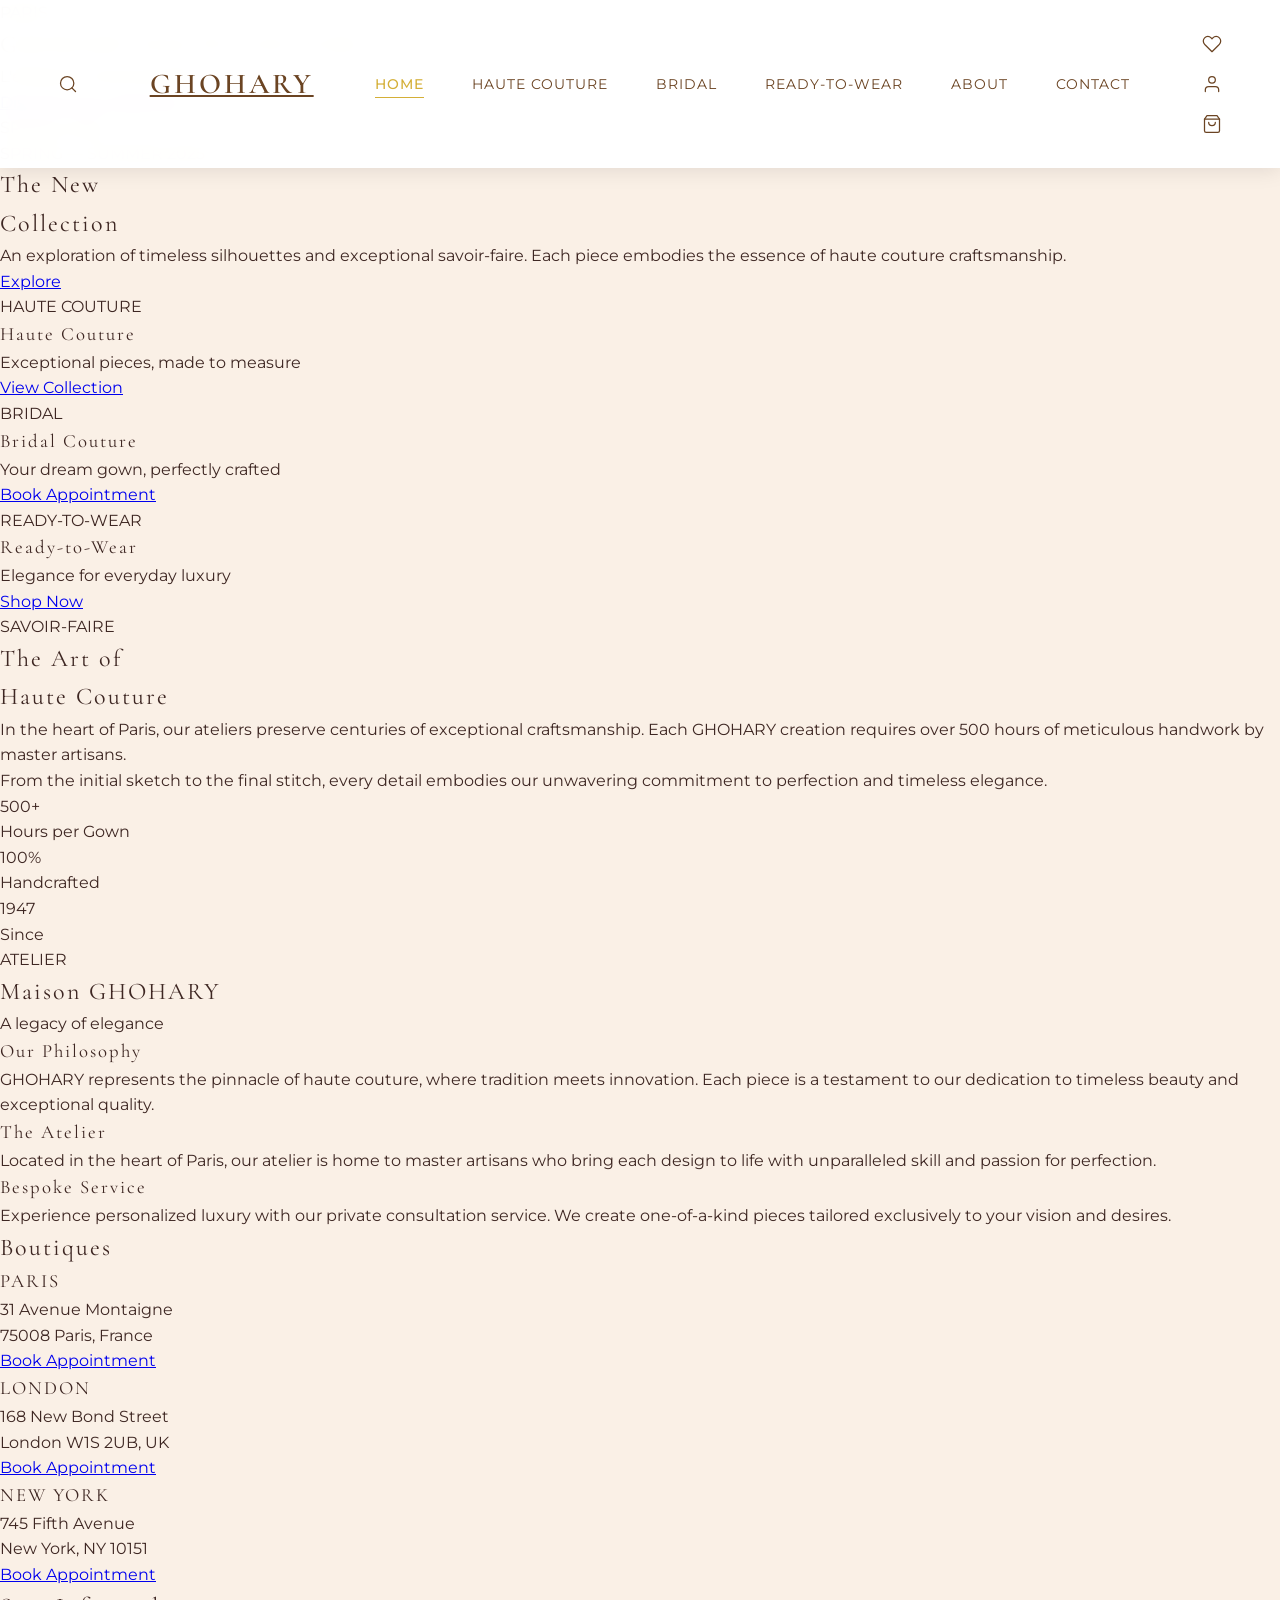
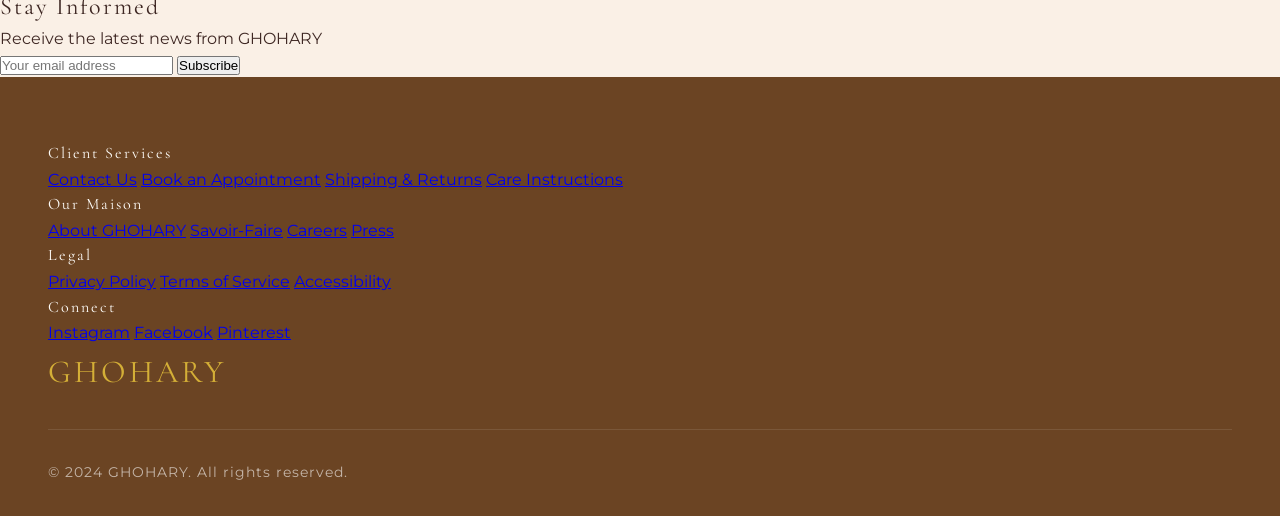
<file: index.html>
<!DOCTYPE html>
<html lang="en">
<head>
    <meta charset="UTF-8">
    <meta name="viewport" content="width=device-width, initial-scale=1.0">
    <meta name="description" content="GHOHARY - Haute Couture Maison. Timeless elegance, exceptional craftsmanship, iconic style.">
    <meta name="keywords" content="haute couture, luxury fashion, designer gowns, GHOHARY couture, evening wear, luxury maison">
    <title>GHOHARY - Haute Couture</title>

    <!-- Preconnect for Performance -->
    <link rel="preconnect" href="https://fonts.googleapis.com">
    <link rel="preconnect" href="https://fonts.gstatic.com" crossorigin>

    <!-- Premium Typography -->
    <link href="https://fonts.googleapis.com/css2?family=Cormorant+Garamond:wght@300;400;500;600;700&family=Montserrat:wght@200;300;400;500;600;700&family=Playfair+Display:wght@400;500;600;700;800&display=swap" rel="stylesheet">

    <!-- Stylesheet -->
    <link rel="stylesheet" href="styles.css">

    <!-- Favicon -->
    <link rel="icon" type="image/svg+xml" href="data:image/svg+xml,<svg xmlns='http://www.w3.org/2000/svg' viewBox='0 0 100 100'><text y='.9em' font-size='90'>👗</text></svg>">
</head>
<body class="chanel-experience">
    <!-- Header Placeholder -->
    <div id="header-placeholder"></div>

    <!-- Chanel-Inspired Hero Section -->
    <section class="chanel-hero">
        <div class="chanel-hero-content">
            <div class="hero-label">PARIS</div>
            <h1 class="chanel-title">
                <span class="title-main">GHOHARY</span>
                <span class="title-divider"></span>
                <span class="title-sub">HAUTE COUTURE</span>
            </h1>
            <p class="chanel-tagline">L'élégance intemporelle</p>
        </div>
        <div class="hero-cta-minimal">
            <a href="haute-couture.html" class="chanel-cta">Discover the Collection</a>
        </div>
    </section>

    <!-- Featured Campaign Section -->
    <section class="chanel-campaign">
        <div class="campaign-grid">
            <div class="campaign-visual">
                <div class="campaign-image-placeholder">
                    <div class="placeholder-content">
                        <span class="placeholder-label">SPRING 2025</span>
                    </div>
                </div>
            </div>
            <div class="campaign-details">
                <div class="campaign-text">
                    <span class="campaign-season">SPRING — SUMMER 2025</span>
                    <h2 class="campaign-title">The New<br>Collection</h2>
                    <p class="campaign-description">An exploration of timeless silhouettes and exceptional savoir-faire. Each piece embodies the essence of haute couture craftsmanship.</p>
                    <a href="haute-couture.html" class="chanel-link">Explore</a>
                </div>
            </div>
        </div>
    </section>

    <!-- Collections Grid -->
    <section class="chanel-collections">
        <div class="collections-container">
            <div class="collection-block">
                <div class="collection-visual">
                    <div class="collection-placeholder black-bg">
                        <span>HAUTE COUTURE</span>
                    </div>
                </div>
                <div class="collection-meta">
                    <h3 class="collection-name">Haute Couture</h3>
                    <p class="collection-desc">Exceptional pieces, made to measure</p>
                    <a href="haute-couture.html" class="chanel-link-small">View Collection</a>
                </div>
            </div>

            <div class="collection-block">
                <div class="collection-visual">
                    <div class="collection-placeholder white-bg">
                        <span class="dark-text">BRIDAL</span>
                    </div>
                </div>
                <div class="collection-meta">
                    <h3 class="collection-name">Bridal Couture</h3>
                    <p class="collection-desc">Your dream gown, perfectly crafted</p>
                    <a href="bridal.html" class="chanel-link-small">Book Appointment</a>
                </div>
            </div>

            <div class="collection-block">
                <div class="collection-visual">
                    <div class="collection-placeholder beige-bg">
                        <span class="dark-text">READY-TO-WEAR</span>
                    </div>
                </div>
                <div class="collection-meta">
                    <h3 class="collection-name">Ready-to-Wear</h3>
                    <p class="collection-desc">Elegance for everyday luxury</p>
                    <a href="ready-to-wear.html" class="chanel-link-small">Shop Now</a>
                </div>
            </div>
        </div>
    </section>

    <!-- Savoir-Faire Section -->
    <section class="chanel-savoir-faire">
        <div class="savoir-faire-container">
            <div class="savoir-faire-content">
                <span class="savoir-faire-label">SAVOIR-FAIRE</span>
                <h2 class="savoir-faire-title">The Art of<br>Haute Couture</h2>
                <div class="savoir-faire-text">
                    <p>In the heart of Paris, our ateliers preserve centuries of exceptional craftsmanship. Each GHOHARY creation requires over 500 hours of meticulous handwork by master artisans.</p>
                    <p>From the initial sketch to the final stitch, every detail embodies our unwavering commitment to perfection and timeless elegance.</p>
                </div>
                <div class="savoir-faire-stats">
                    <div class="stat-minimal">
                        <div class="stat-number">500+</div>
                        <div class="stat-label">Hours per Gown</div>
                    </div>
                    <div class="stat-minimal">
                        <div class="stat-number">100%</div>
                        <div class="stat-label">Handcrafted</div>
                    </div>
                    <div class="stat-minimal">
                        <div class="stat-number">1947</div>
                        <div class="stat-label">Since</div>
                    </div>
                </div>
            </div>
            <div class="savoir-faire-visual">
                <div class="savoir-faire-placeholder">
                    <span>ATELIER</span>
                </div>
            </div>
        </div>
    </section>

    <!-- Maison Section -->
    <section class="chanel-maison">
        <div class="maison-container">
            <div class="maison-intro">
                <h2 class="maison-title">Maison GHOHARY</h2>
                <p class="maison-subtitle">A legacy of elegance</p>
            </div>
            <div class="maison-content">
                <div class="maison-col">
                    <h3>Our Philosophy</h3>
                    <p>GHOHARY represents the pinnacle of haute couture, where tradition meets innovation. Each piece is a testament to our dedication to timeless beauty and exceptional quality.</p>
                </div>
                <div class="maison-col">
                    <h3>The Atelier</h3>
                    <p>Located in the heart of Paris, our atelier is home to master artisans who bring each design to life with unparalleled skill and passion for perfection.</p>
                </div>
                <div class="maison-col">
                    <h3>Bespoke Service</h3>
                    <p>Experience personalized luxury with our private consultation service. We create one-of-a-kind pieces tailored exclusively to your vision and desires.</p>
                </div>
            </div>
        </div>
    </section>

    <!-- Boutiques Section -->
    <section class="chanel-boutiques">
        <div class="boutiques-header">
            <h2 class="boutiques-title">Boutiques</h2>
        </div>
        <div class="boutiques-list">
            <div class="boutique-item">
                <h3>PARIS</h3>
                <p>31 Avenue Montaigne<br>75008 Paris, France</p>
                <a href="contact.html" class="chanel-link-small">Book Appointment</a>
            </div>
            <div class="boutique-item">
                <h3>LONDON</h3>
                <p>168 New Bond Street<br>London W1S 2UB, UK</p>
                <a href="contact.html" class="chanel-link-small">Book Appointment</a>
            </div>
            <div class="boutique-item">
                <h3>NEW YORK</h3>
                <p>745 Fifth Avenue<br>New York, NY 10151</p>
                <a href="contact.html" class="chanel-link-small">Book Appointment</a>
            </div>
        </div>
    </section>

    <!-- Newsletter Section -->
    <section class="chanel-newsletter">
        <div class="newsletter-container">
            <h2 class="newsletter-title">Stay Informed</h2>
            <p class="newsletter-subtitle">Receive the latest news from GHOHARY</p>
            <form class="newsletter-form">
                <input type="email" placeholder="Your email address" class="newsletter-input" required>
                <button type="submit" class="newsletter-button">Subscribe</button>
            </form>
        </div>
    </section>

    <!-- Footer Placeholder -->
    <div id="footer-placeholder"></div>

    <script src="shared.js"></script>
    <script src="script.js"></script>
</body>
</html>
</file>
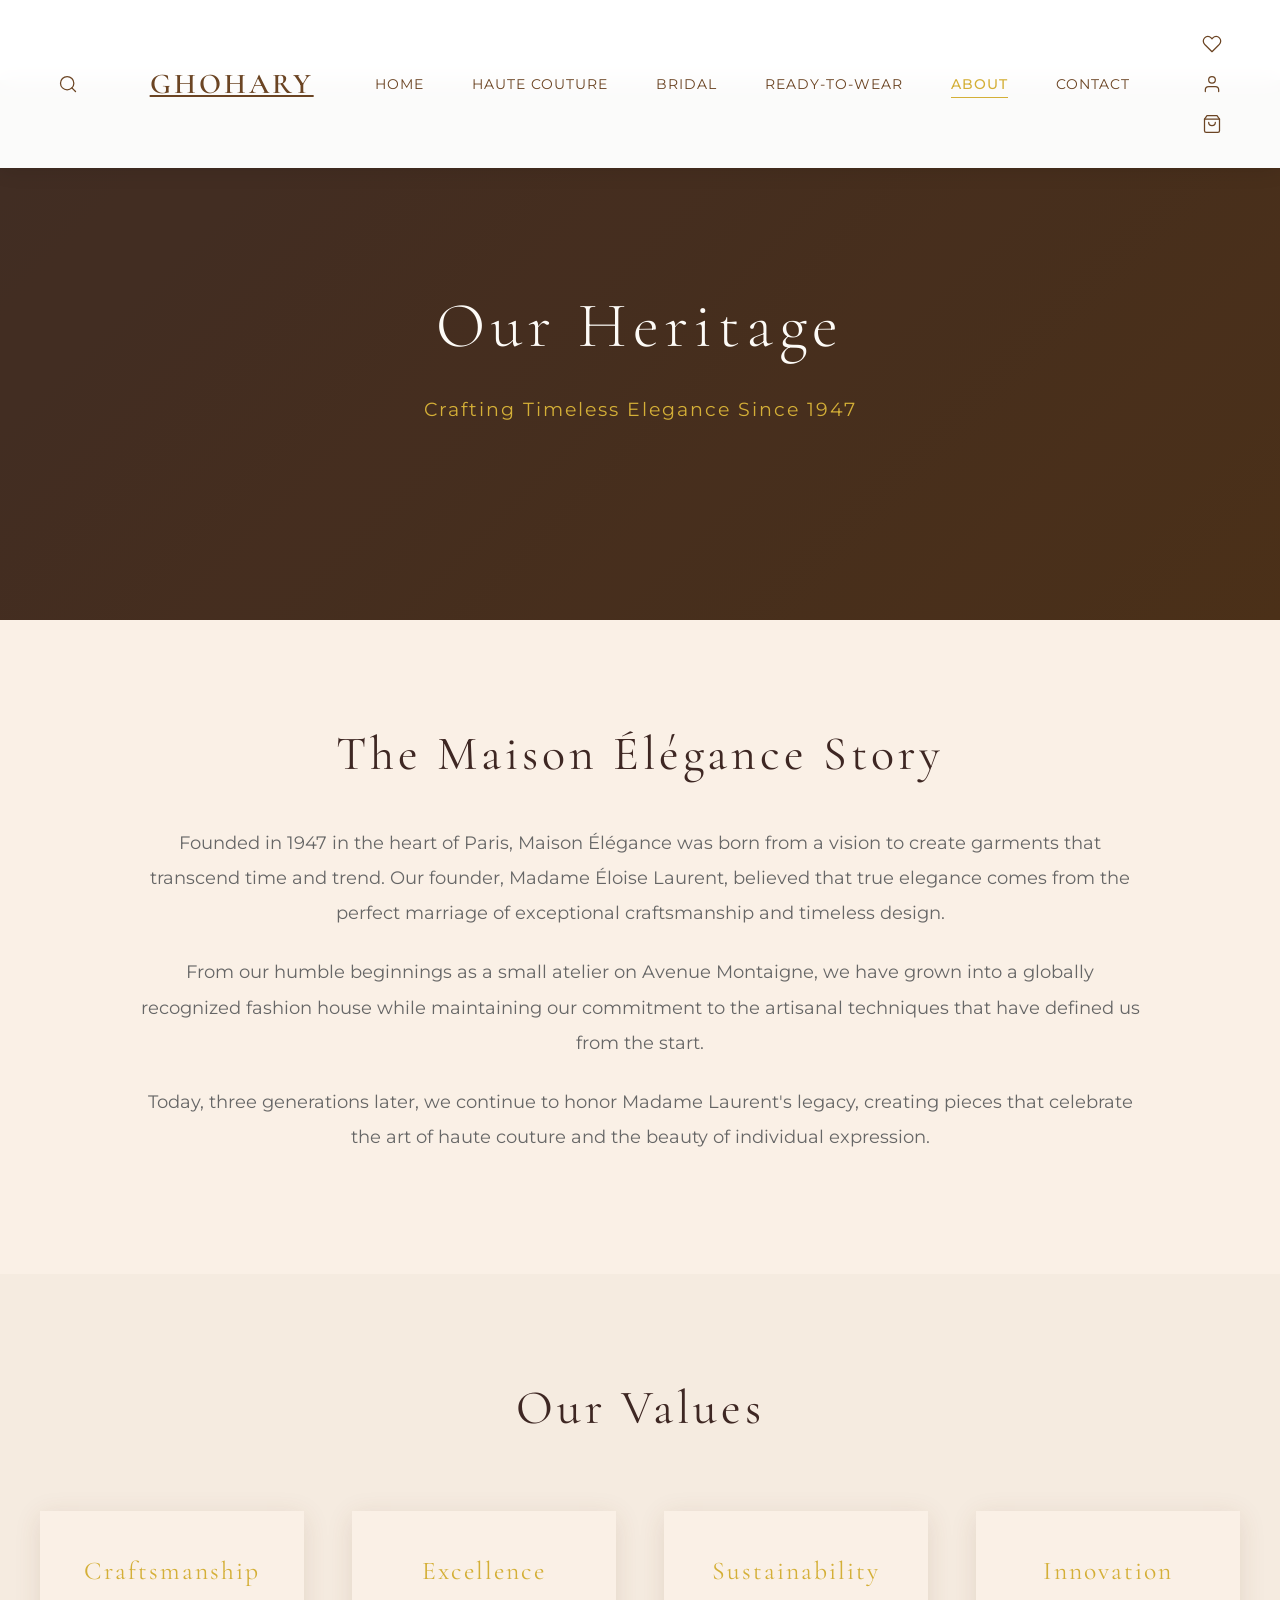
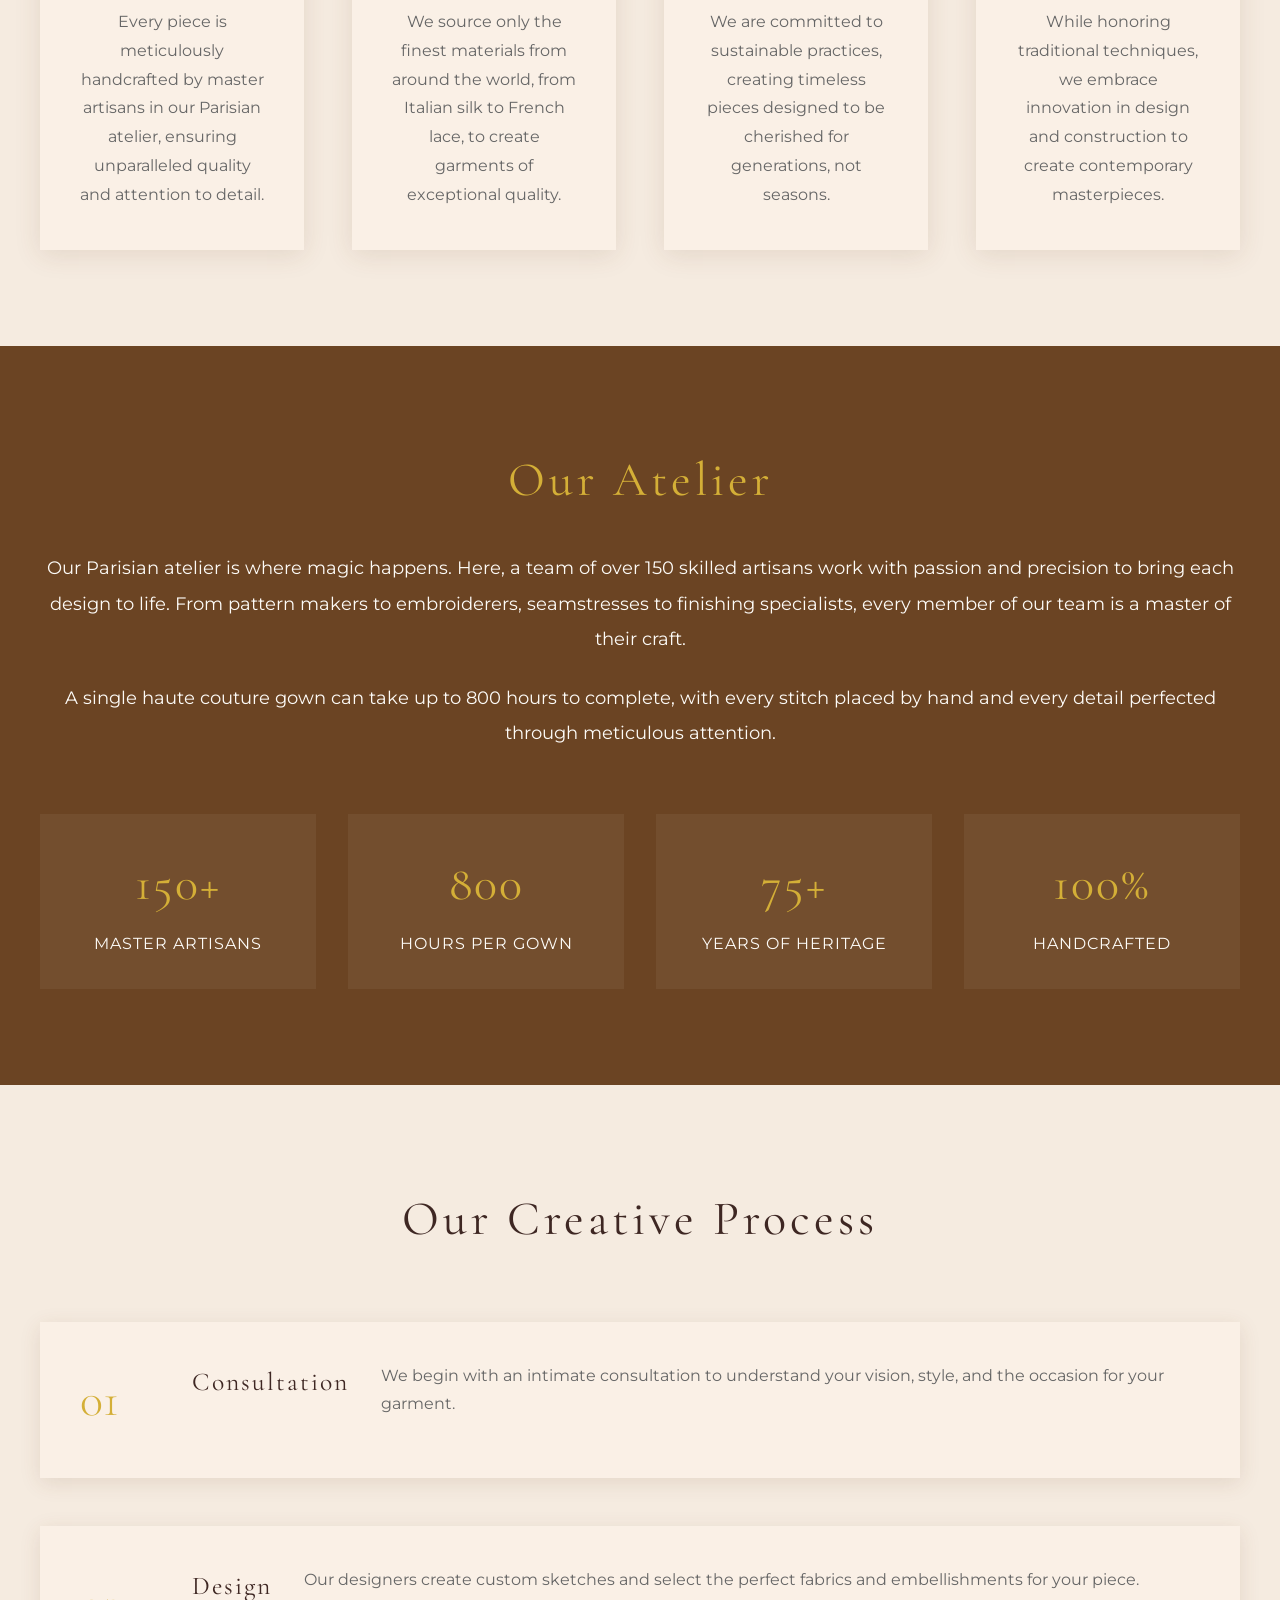
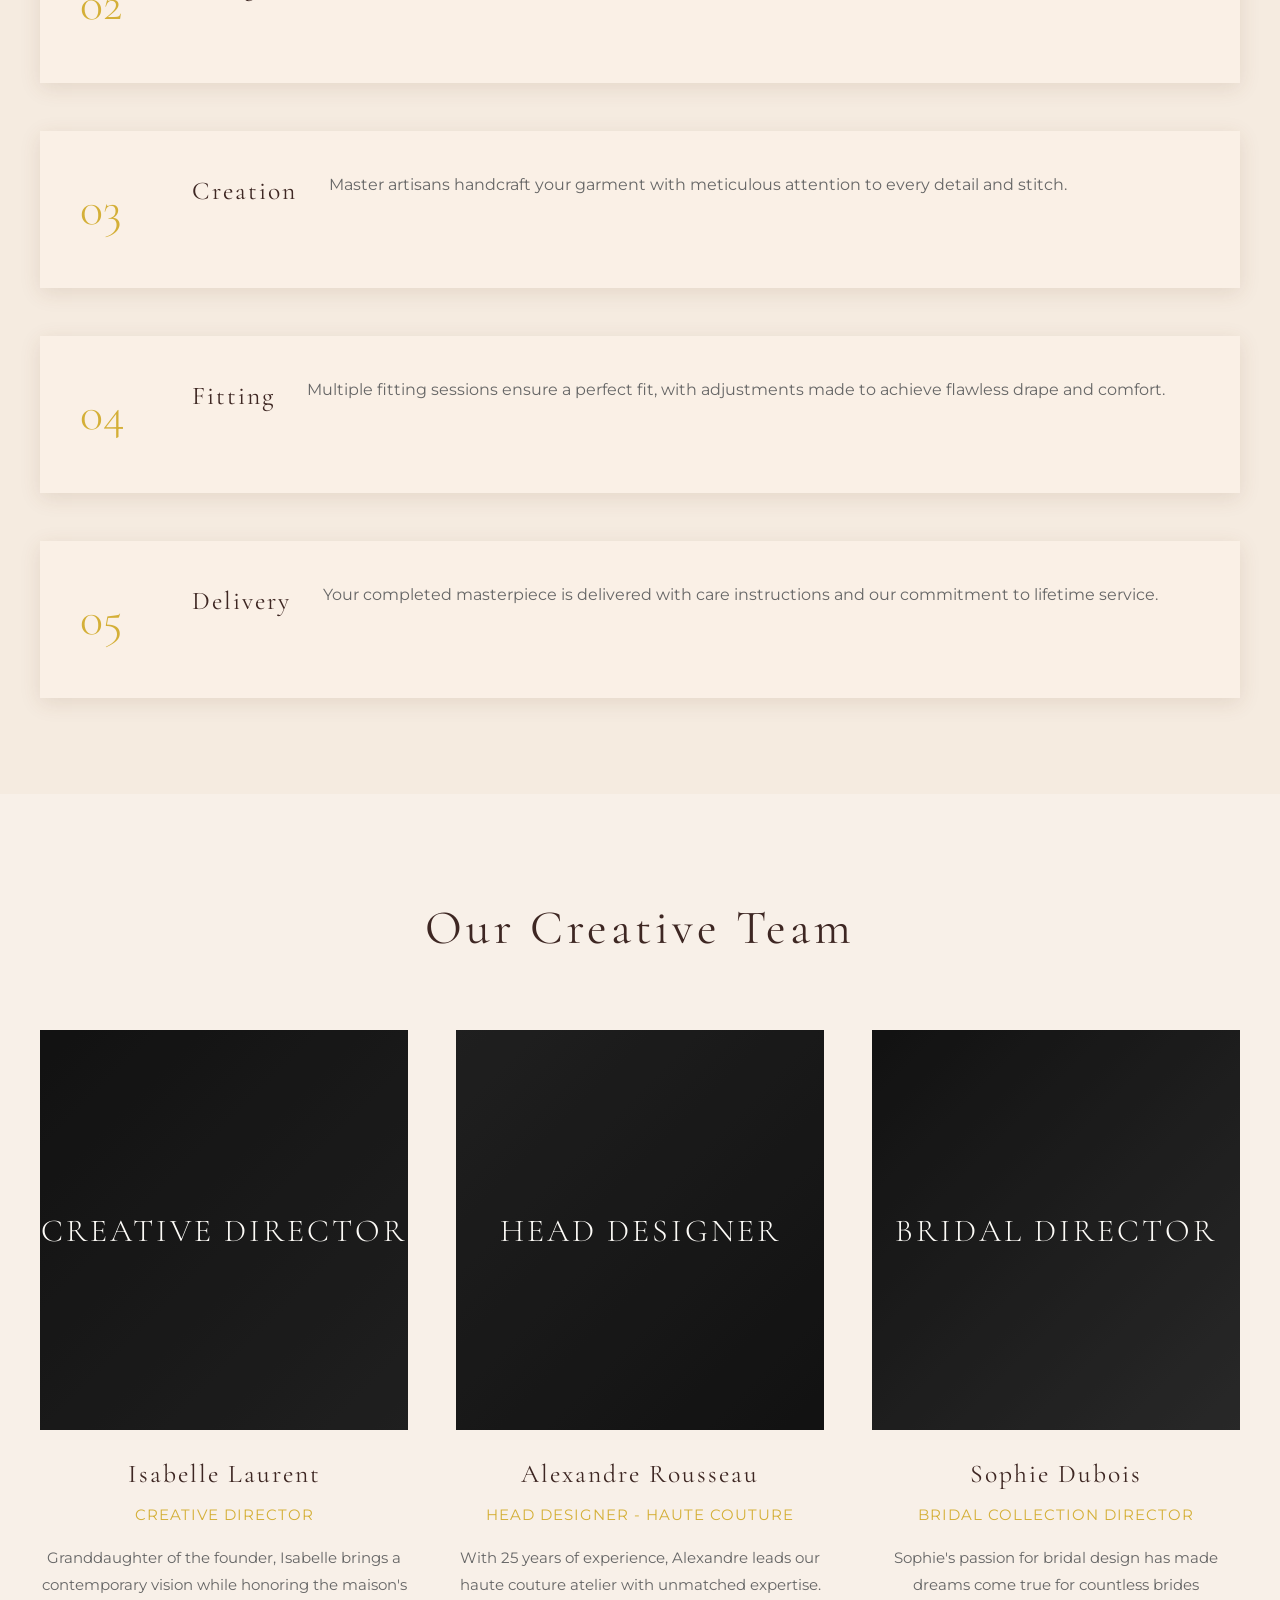
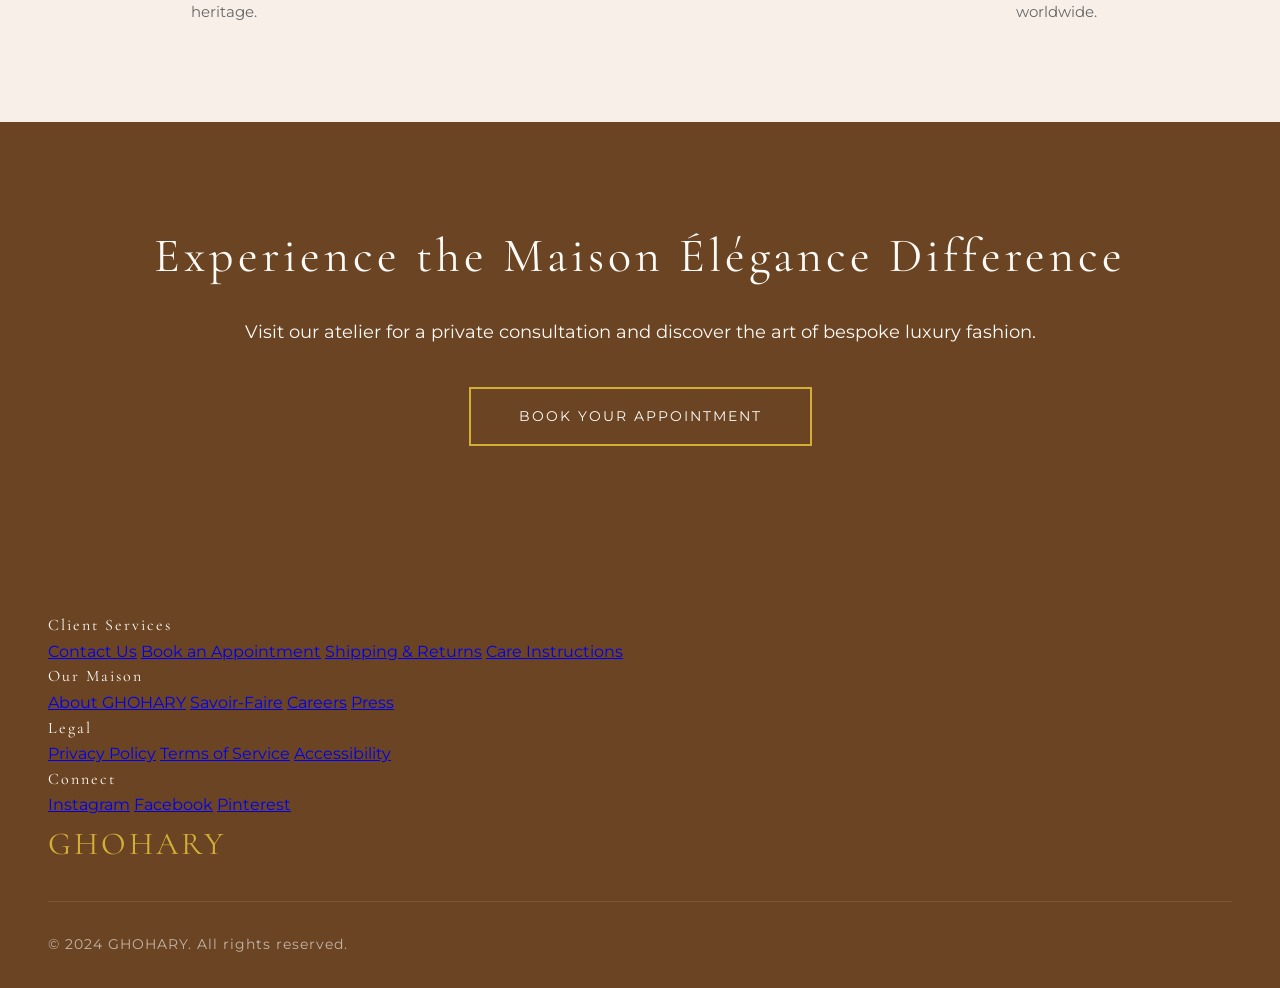
<file: about.html>
<!DOCTYPE html>
<html lang="en">
<head>
    <meta charset="UTF-8">
    <meta name="viewport" content="width=device-width, initial-scale=1.0">
    <title>About Us - MAISON ÉLÉGANCE</title>
    <link rel="stylesheet" href="styles.css">
    <link rel="preconnect" href="https://fonts.googleapis.com">
    <link rel="preconnect" href="https://fonts.gstatic.com" crossorigin>
    <link href="https://fonts.googleapis.com/css2?family=Cormorant+Garamond:wght@300;400;500;600;700&family=Montserrat:wght@200;300;400;500;600&display=swap" rel="stylesheet">
</head>
<body>
    <!-- Header Placeholder -->
    <div id="header-placeholder"></div>

    <!-- Page Header -->
    <section class="page-header about-header">
        <div class="page-header-overlay"></div>
        <div class="page-header-content">
            <h1>Our Heritage</h1>
            <p>Crafting Timeless Elegance Since 1947</p>
        </div>
    </section>

    <!-- Story Section -->
    <section class="about-story">
        <div class="about-container">
            <div class="story-content">
                <h2>The Maison Élégance Story</h2>
                <p>Founded in 1947 in the heart of Paris, Maison Élégance was born from a vision to create garments that transcend time and trend. Our founder, Madame Éloise Laurent, believed that true elegance comes from the perfect marriage of exceptional craftsmanship and timeless design.</p>
                <p>From our humble beginnings as a small atelier on Avenue Montaigne, we have grown into a globally recognized fashion house while maintaining our commitment to the artisanal techniques that have defined us from the start.</p>
                <p>Today, three generations later, we continue to honor Madame Laurent's legacy, creating pieces that celebrate the art of haute couture and the beauty of individual expression.</p>
            </div>
        </div>
    </section>

    <!-- Values Section -->
    <section class="values-section">
        <div class="values-container">
            <h2>Our Values</h2>
            <div class="values-grid">
                <div class="value-card">
                    <h3>Craftsmanship</h3>
                    <p>Every piece is meticulously handcrafted by master artisans in our Parisian atelier, ensuring unparalleled quality and attention to detail.</p>
                </div>
                <div class="value-card">
                    <h3>Excellence</h3>
                    <p>We source only the finest materials from around the world, from Italian silk to French lace, to create garments of exceptional quality.</p>
                </div>
                <div class="value-card">
                    <h3>Sustainability</h3>
                    <p>We are committed to sustainable practices, creating timeless pieces designed to be cherished for generations, not seasons.</p>
                </div>
                <div class="value-card">
                    <h3>Innovation</h3>
                    <p>While honoring traditional techniques, we embrace innovation in design and construction to create contemporary masterpieces.</p>
                </div>
            </div>
        </div>
    </section>

    <!-- Atelier Section -->
    <section class="atelier-section">
        <div class="atelier-container">
            <div class="atelier-content">
                <h2>Our Atelier</h2>
                <p>Our Parisian atelier is where magic happens. Here, a team of over 150 skilled artisans work with passion and precision to bring each design to life. From pattern makers to embroiderers, seamstresses to finishing specialists, every member of our team is a master of their craft.</p>
                <p>A single haute couture gown can take up to 800 hours to complete, with every stitch placed by hand and every detail perfected through meticulous attention.</p>
            </div>
            <div class="atelier-stats-grid">
                <div class="stat-box">
                    <h3>150+</h3>
                    <p>Master Artisans</p>
                </div>
                <div class="stat-box">
                    <h3>800</h3>
                    <p>Hours per Gown</p>
                </div>
                <div class="stat-box">
                    <h3>75+</h3>
                    <p>Years of Heritage</p>
                </div>
                <div class="stat-box">
                    <h3>100%</h3>
                    <p>Handcrafted</p>
                </div>
            </div>
        </div>
    </section>

    <!-- Process Section -->
    <section class="process-section">
        <div class="process-container">
            <h2>Our Creative Process</h2>
            <div class="process-timeline">
                <div class="process-step">
                    <div class="step-number">01</div>
                    <h3>Consultation</h3>
                    <p>We begin with an intimate consultation to understand your vision, style, and the occasion for your garment.</p>
                </div>
                <div class="process-step">
                    <div class="step-number">02</div>
                    <h3>Design</h3>
                    <p>Our designers create custom sketches and select the perfect fabrics and embellishments for your piece.</p>
                </div>
                <div class="process-step">
                    <div class="step-number">03</div>
                    <h3>Creation</h3>
                    <p>Master artisans handcraft your garment with meticulous attention to every detail and stitch.</p>
                </div>
                <div class="process-step">
                    <div class="step-number">04</div>
                    <h3>Fitting</h3>
                    <p>Multiple fitting sessions ensure a perfect fit, with adjustments made to achieve flawless drape and comfort.</p>
                </div>
                <div class="process-step">
                    <div class="step-number">05</div>
                    <h3>Delivery</h3>
                    <p>Your completed masterpiece is delivered with care instructions and our commitment to lifetime service.</p>
                </div>
            </div>
        </div>
    </section>

    <!-- Team Section -->
    <section class="team-section">
        <div class="team-container">
            <h2>Our Creative Team</h2>
            <div class="team-grid">
                <div class="team-member">
                    <div class="member-image" style="background: linear-gradient(135deg, #1a1a1a 0%, #2d2d2d 100%);">
                        <div class="image-placeholder">
                            <span>CREATIVE DIRECTOR</span>
                        </div>
                    </div>
                    <h3>Isabelle Laurent</h3>
                    <p class="member-title">Creative Director</p>
                    <p class="member-bio">Granddaughter of the founder, Isabelle brings a contemporary vision while honoring the maison's heritage.</p>
                </div>
                <div class="team-member">
                    <div class="member-image" style="background: linear-gradient(135deg, #2d2d2d 0%, #1a1a1a 100%);">
                        <div class="image-placeholder">
                            <span>HEAD DESIGNER</span>
                        </div>
                    </div>
                    <h3>Alexandre Rousseau</h3>
                    <p class="member-title">Head Designer - Haute Couture</p>
                    <p class="member-bio">With 25 years of experience, Alexandre leads our haute couture atelier with unmatched expertise.</p>
                </div>
                <div class="team-member">
                    <div class="member-image" style="background: linear-gradient(135deg, #1a1a1a 0%, #3a3a3a 100%);">
                        <div class="image-placeholder">
                            <span>BRIDAL DIRECTOR</span>
                        </div>
                    </div>
                    <h3>Sophie Dubois</h3>
                    <p class="member-title">Bridal Collection Director</p>
                    <p class="member-bio">Sophie's passion for bridal design has made dreams come true for countless brides worldwide.</p>
                </div>
            </div>
        </div>
    </section>

    <!-- CTA Section -->
    <section class="about-cta">
        <div class="about-cta-content">
            <h2>Experience the Maison Élégance Difference</h2>
            <p>Visit our atelier for a private consultation and discover the art of bespoke luxury fashion.</p>
            <a href="contact.html" class="cta-button">Book Your Appointment</a>
        </div>
    </section>

    <!-- Footer Placeholder -->
    <div id="footer-placeholder"></div>

    <script src="shared.js"></script>
    <script src="script.js"></script>
</body>
</html>
</file>
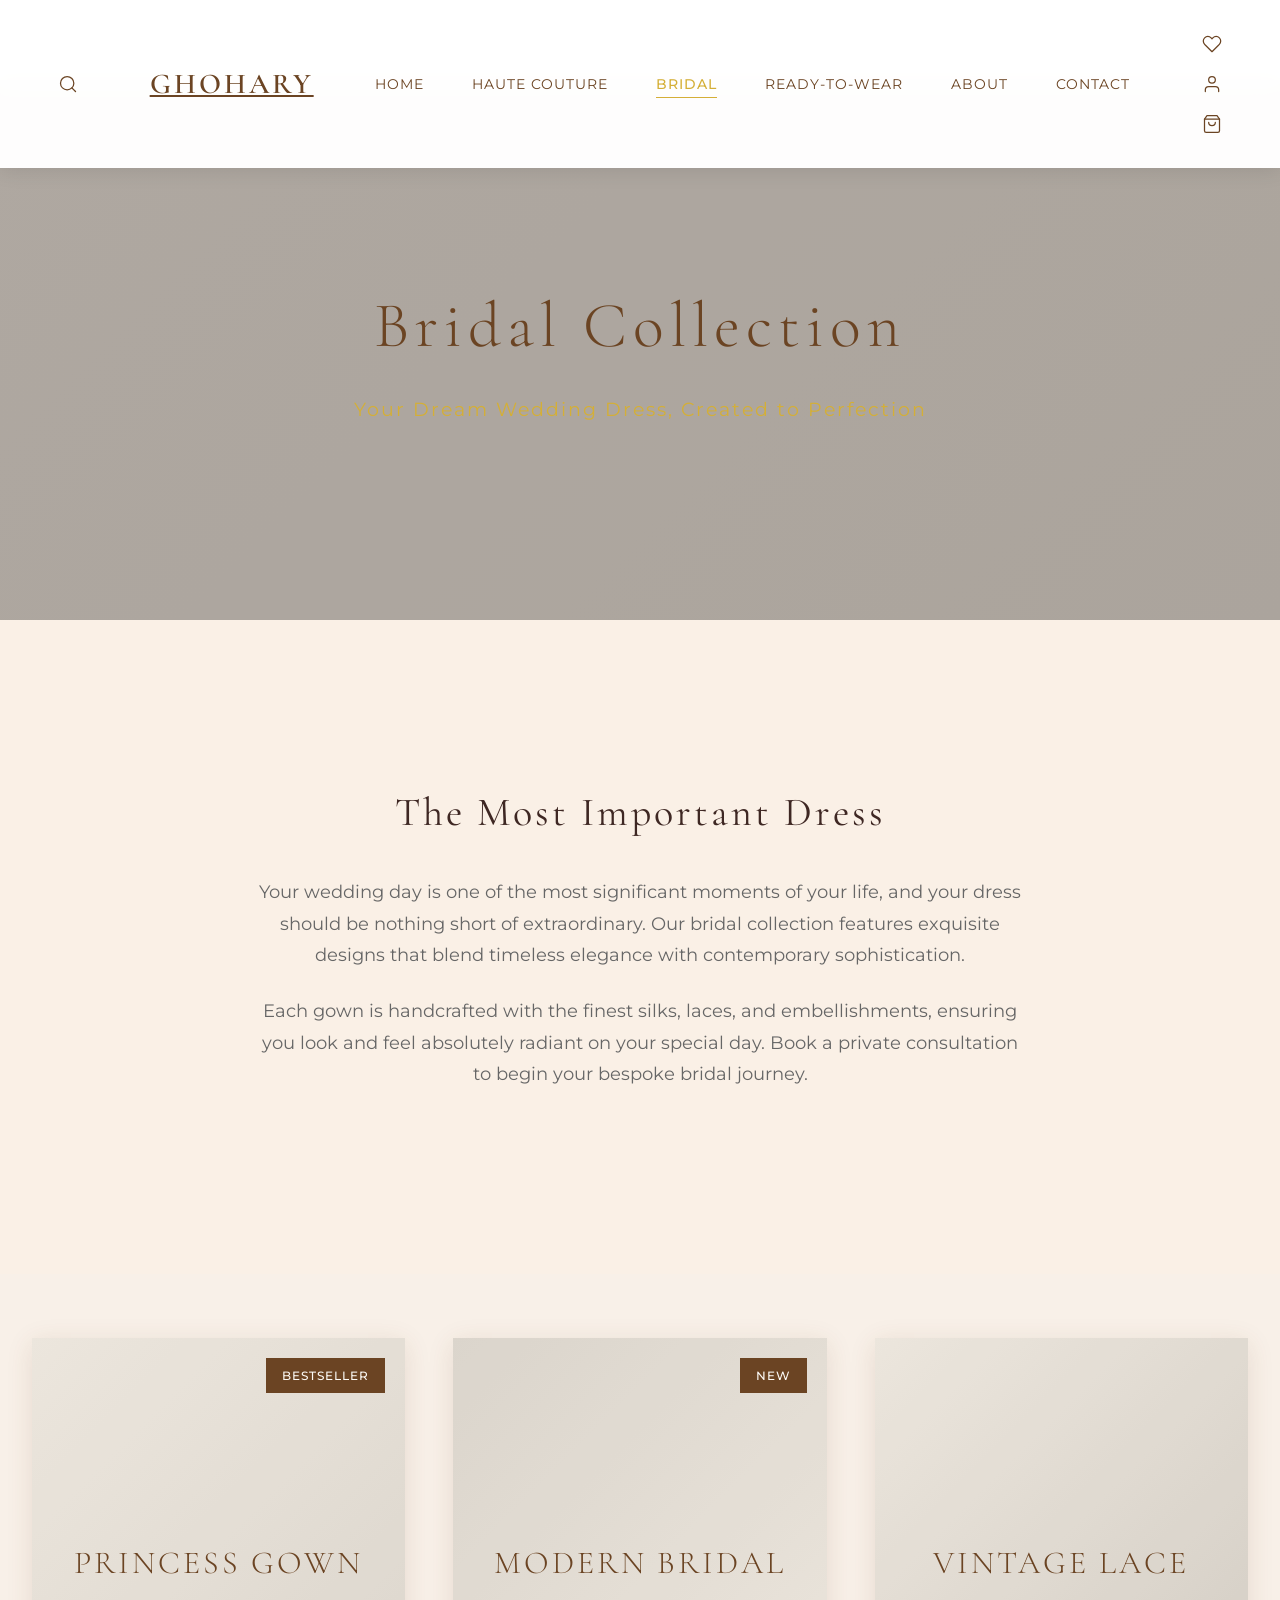
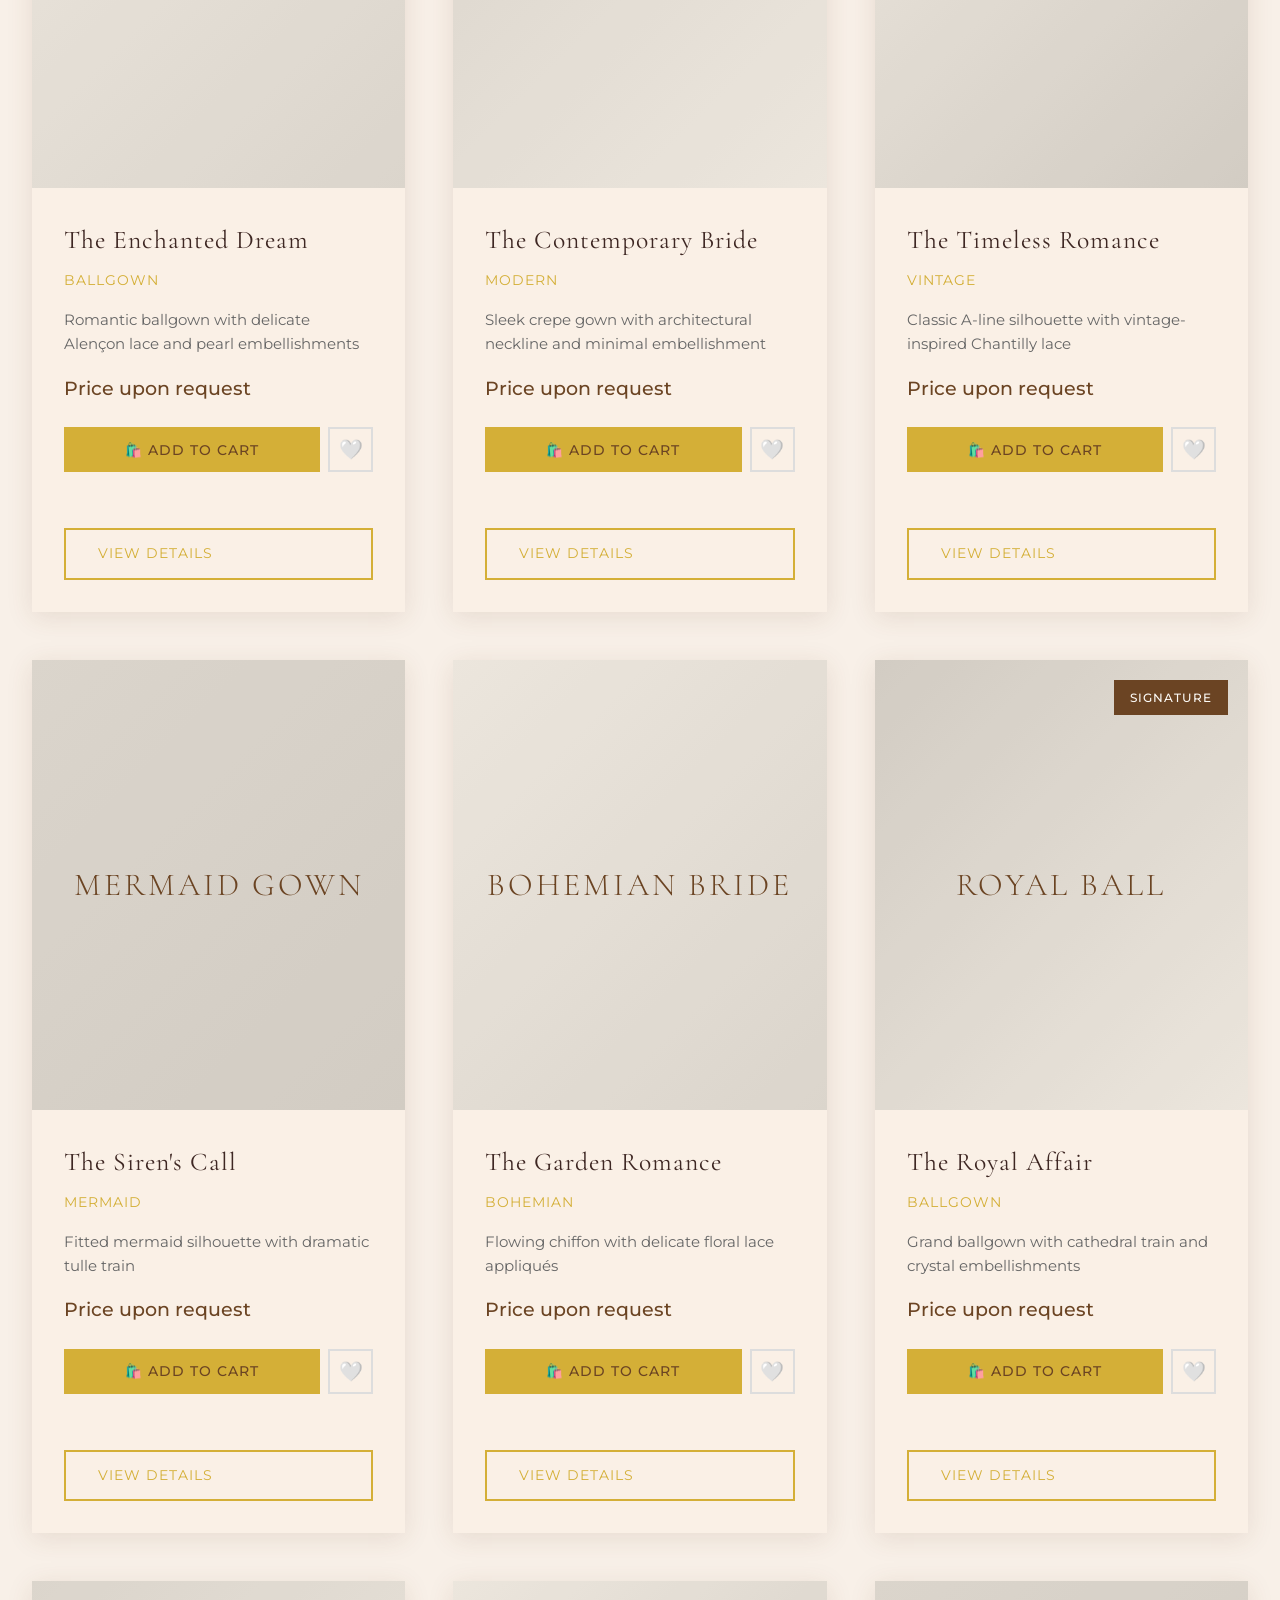
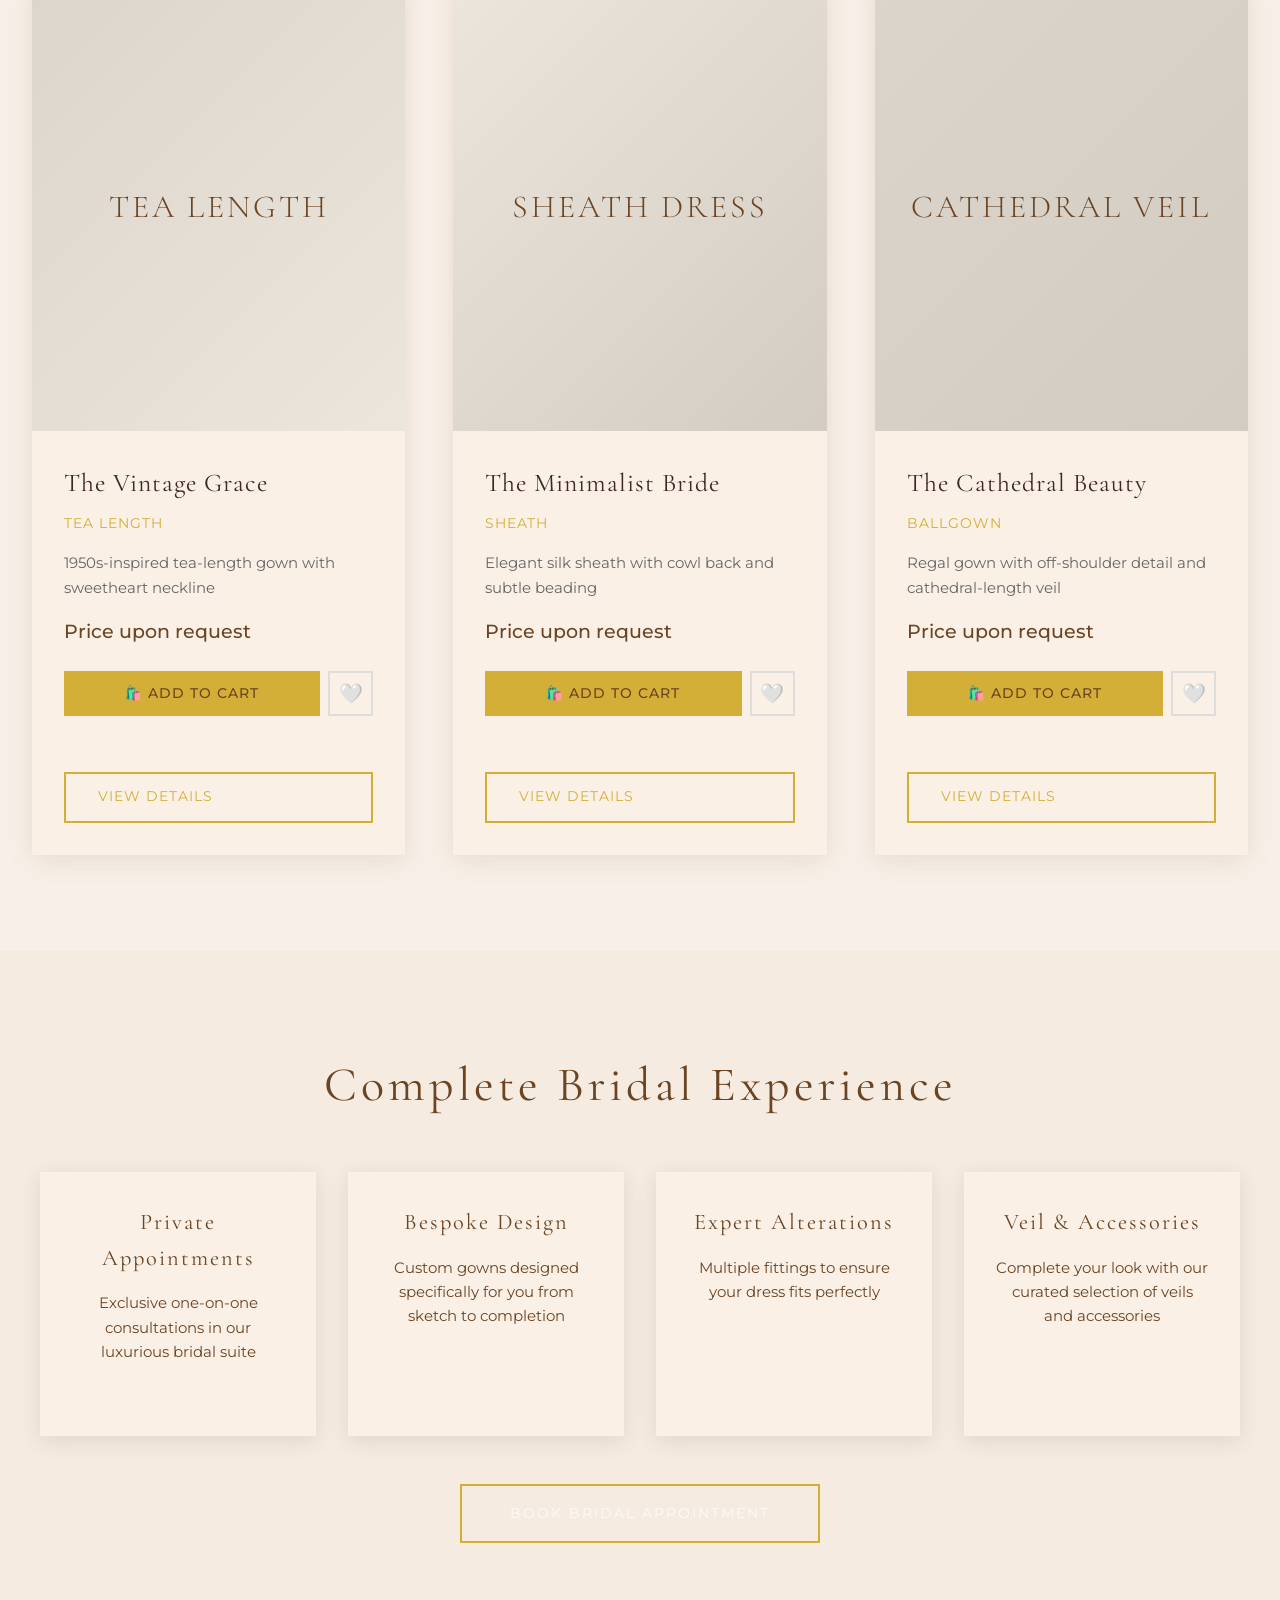
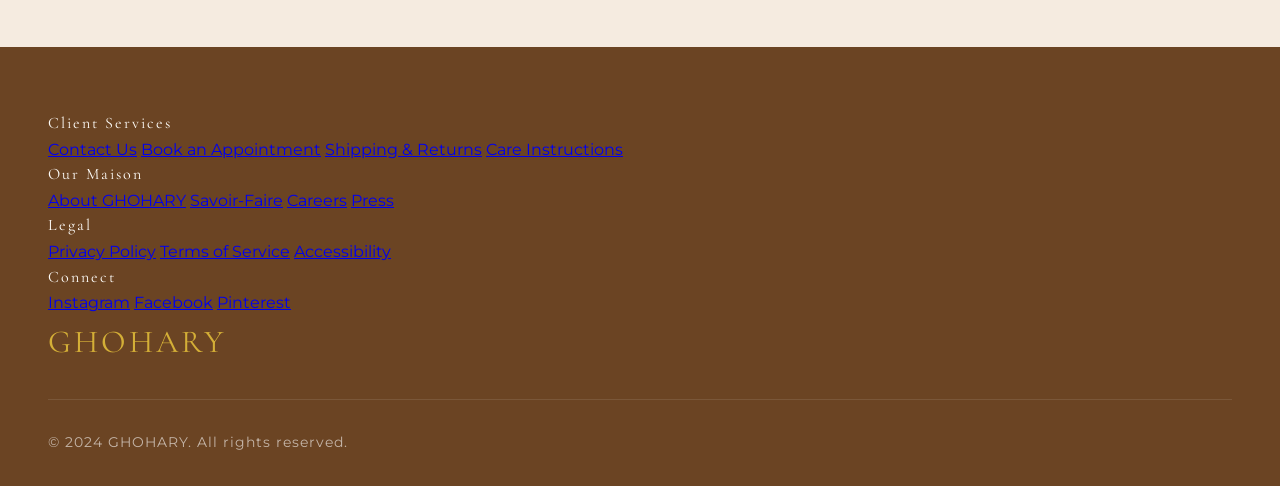
<file: bridal.html>
<!DOCTYPE html>
<html lang="en">
<head>
    <meta charset="UTF-8">
    <meta name="viewport" content="width=device-width, initial-scale=1.0">
    <title>Bridal Collection - MAISON ÉLÉGANCE</title>
    <link rel="stylesheet" href="styles.css">
    <link rel="preconnect" href="https://fonts.googleapis.com">
    <link rel="preconnect" href="https://fonts.gstatic.com" crossorigin>
    <link href="https://fonts.googleapis.com/css2?family=Cormorant+Garamond:wght@300;400;500;600;700&family=Montserrat:wght@200;300;400;500;600&display=swap" rel="stylesheet">
</head>
<body>
    <!-- Header Placeholder -->
    <div id="header-placeholder"></div>

    <!-- Page Header -->
    <section class="page-header bridal-header">
        <div class="page-header-overlay"></div>
        <div class="page-header-content">
            <h1>Bridal Collection</h1>
            <p>Your Dream Wedding Dress, Created to Perfection</p>
        </div>
    </section>

    <!-- Collection Introduction -->
    <section class="collection-intro">
        <div class="intro-container">
            <h2>The Most Important Dress</h2>
            <p>Your wedding day is one of the most significant moments of your life, and your dress should be nothing short of extraordinary. Our bridal collection features exquisite designs that blend timeless elegance with contemporary sophistication.</p>
            <p>Each gown is handcrafted with the finest silks, laces, and embellishments, ensuring you look and feel absolutely radiant on your special day. Book a private consultation to begin your bespoke bridal journey.</p>
        </div>
    </section>

    <!-- Products Grid -->
    <section class="products-section">
        <div class="products-container">
            <div class="product-card">
                <div class="product-image" style="background: linear-gradient(135deg, #f5f5f5 0%, #e0e0e0 100%);">
                    <div class="image-placeholder bridal-placeholder">
                        <span>PRINCESS GOWN</span>
                    </div>
                    <div class="product-badge bridal-badge">BESTSELLER</div>
                </div>
                <div class="product-details">
                    <h3>The Enchanted Dream</h3>
                    <p class="product-category">Ballgown</p>
                    <p class="product-description">Romantic ballgown with delicate Alençon lace and pearl embellishments</p>
                    <p class="product-price">Price upon request</p>
                    <a href="product-detail.html?item=enchanted-dream" class="product-button">View Details</a>
                </div>
            </div>

            <div class="product-card">
                <div class="product-image" style="background: linear-gradient(135deg, #e0e0e0 0%, #f5f5f5 100%);">
                    <div class="image-placeholder bridal-placeholder">
                        <span>MODERN BRIDAL</span>
                    </div>
                    <div class="product-badge bridal-badge">NEW</div>
                </div>
                <div class="product-details">
                    <h3>The Contemporary Bride</h3>
                    <p class="product-category">Modern</p>
                    <p class="product-description">Sleek crepe gown with architectural neckline and minimal embellishment</p>
                    <p class="product-price">Price upon request</p>
                    <a href="product-detail.html?item=contemporary-bride" class="product-button">View Details</a>
                </div>
            </div>

            <div class="product-card">
                <div class="product-image" style="background: linear-gradient(135deg, #f5f5f5 0%, #d5d5d5 100%);">
                    <div class="image-placeholder bridal-placeholder">
                        <span>VINTAGE LACE</span>
                    </div>
                </div>
                <div class="product-details">
                    <h3>The Timeless Romance</h3>
                    <p class="product-category">Vintage</p>
                    <p class="product-description">Classic A-line silhouette with vintage-inspired Chantilly lace</p>
                    <p class="product-price">Price upon request</p>
                    <a href="product-detail.html?item=timeless-romance" class="product-button">View Details</a>
                </div>
            </div>

            <div class="product-card">
                <div class="product-image" style="background: linear-gradient(135deg, #e0e0e0 0%, #d5d5d5 100%);">
                    <div class="image-placeholder bridal-placeholder">
                        <span>MERMAID GOWN</span>
                    </div>
                </div>
                <div class="product-details">
                    <h3>The Siren's Call</h3>
                    <p class="product-category">Mermaid</p>
                    <p class="product-description">Fitted mermaid silhouette with dramatic tulle train</p>
                    <p class="product-price">Price upon request</p>
                    <a href="product-detail.html?item=sirens-call" class="product-button">View Details</a>
                </div>
            </div>

            <div class="product-card">
                <div class="product-image" style="background: linear-gradient(135deg, #f5f5f5 0%, #e0e0e0 100%);">
                    <div class="image-placeholder bridal-placeholder">
                        <span>BOHEMIAN BRIDE</span>
                    </div>
                </div>
                <div class="product-details">
                    <h3>The Garden Romance</h3>
                    <p class="product-category">Bohemian</p>
                    <p class="product-description">Flowing chiffon with delicate floral lace appliqués</p>
                    <p class="product-price">Price upon request</p>
                    <a href="product-detail.html?item=garden-romance" class="product-button">View Details</a>
                </div>
            </div>

            <div class="product-card">
                <div class="product-image" style="background: linear-gradient(135deg, #d5d5d5 0%, #f5f5f5 100%);">
                    <div class="image-placeholder bridal-placeholder">
                        <span>ROYAL BALL</span>
                    </div>
                    <div class="product-badge bridal-badge">SIGNATURE</div>
                </div>
                <div class="product-details">
                    <h3>The Royal Affair</h3>
                    <p class="product-category">Ballgown</p>
                    <p class="product-description">Grand ballgown with cathedral train and crystal embellishments</p>
                    <p class="product-price">Price upon request</p>
                    <a href="product-detail.html?item=royal-affair" class="product-button">View Details</a>
                </div>
            </div>

            <div class="product-card">
                <div class="product-image" style="background: linear-gradient(135deg, #e0e0e0 0%, #f5f5f5 100%);">
                    <div class="image-placeholder bridal-placeholder">
                        <span>TEA LENGTH</span>
                    </div>
                </div>
                <div class="product-details">
                    <h3>The Vintage Grace</h3>
                    <p class="product-category">Tea Length</p>
                    <p class="product-description">1950s-inspired tea-length gown with sweetheart neckline</p>
                    <p class="product-price">Price upon request</p>
                    <a href="product-detail.html?item=vintage-grace" class="product-button">View Details</a>
                </div>
            </div>

            <div class="product-card">
                <div class="product-image" style="background: linear-gradient(135deg, #f5f5f5 0%, #d5d5d5 100%);">
                    <div class="image-placeholder bridal-placeholder">
                        <span>SHEATH DRESS</span>
                    </div>
                </div>
                <div class="product-details">
                    <h3>The Minimalist Bride</h3>
                    <p class="product-category">Sheath</p>
                    <p class="product-description">Elegant silk sheath with cowl back and subtle beading</p>
                    <p class="product-price">Price upon request</p>
                    <a href="product-detail.html?item=minimalist-bride" class="product-button">View Details</a>
                </div>
            </div>

            <div class="product-card">
                <div class="product-image" style="background: linear-gradient(135deg, #e0e0e0 0%, #d5d5d5 100%);">
                    <div class="image-placeholder bridal-placeholder">
                        <span>CATHEDRAL VEIL</span>
                    </div>
                </div>
                <div class="product-details">
                    <h3>The Cathedral Beauty</h3>
                    <p class="product-category">Ballgown</p>
                    <p class="product-description">Regal gown with off-shoulder detail and cathedral-length veil</p>
                    <p class="product-price">Price upon request</p>
                    <a href="product-detail.html?item=cathedral-beauty" class="product-button">View Details</a>
                </div>
            </div>
        </div>
    </section>

    <!-- Bridal Services Section -->
    <section class="bespoke-section bridal-services">
        <div class="bespoke-container">
            <h2>Complete Bridal Experience</h2>
            <div class="services-grid">
                <div class="service-item">
                    <h3>Private Appointments</h3>
                    <p>Exclusive one-on-one consultations in our luxurious bridal suite</p>
                </div>
                <div class="service-item">
                    <h3>Bespoke Design</h3>
                    <p>Custom gowns designed specifically for you from sketch to completion</p>
                </div>
                <div class="service-item">
                    <h3>Expert Alterations</h3>
                    <p>Multiple fittings to ensure your dress fits perfectly</p>
                </div>
                <div class="service-item">
                    <h3>Veil & Accessories</h3>
                    <p>Complete your look with our curated selection of veils and accessories</p>
                </div>
            </div>
            <a href="contact.html?service=bridal-appointment" class="cta-button">Book Bridal Appointment</a>
        </div>
    </section>

    <!-- Footer Placeholder -->
    <div id="footer-placeholder"></div>

    <script src="shared.js"></script>
    <script src="script.js"></script>
    <script src="products.js"></script>
</body>
</html>
</file>
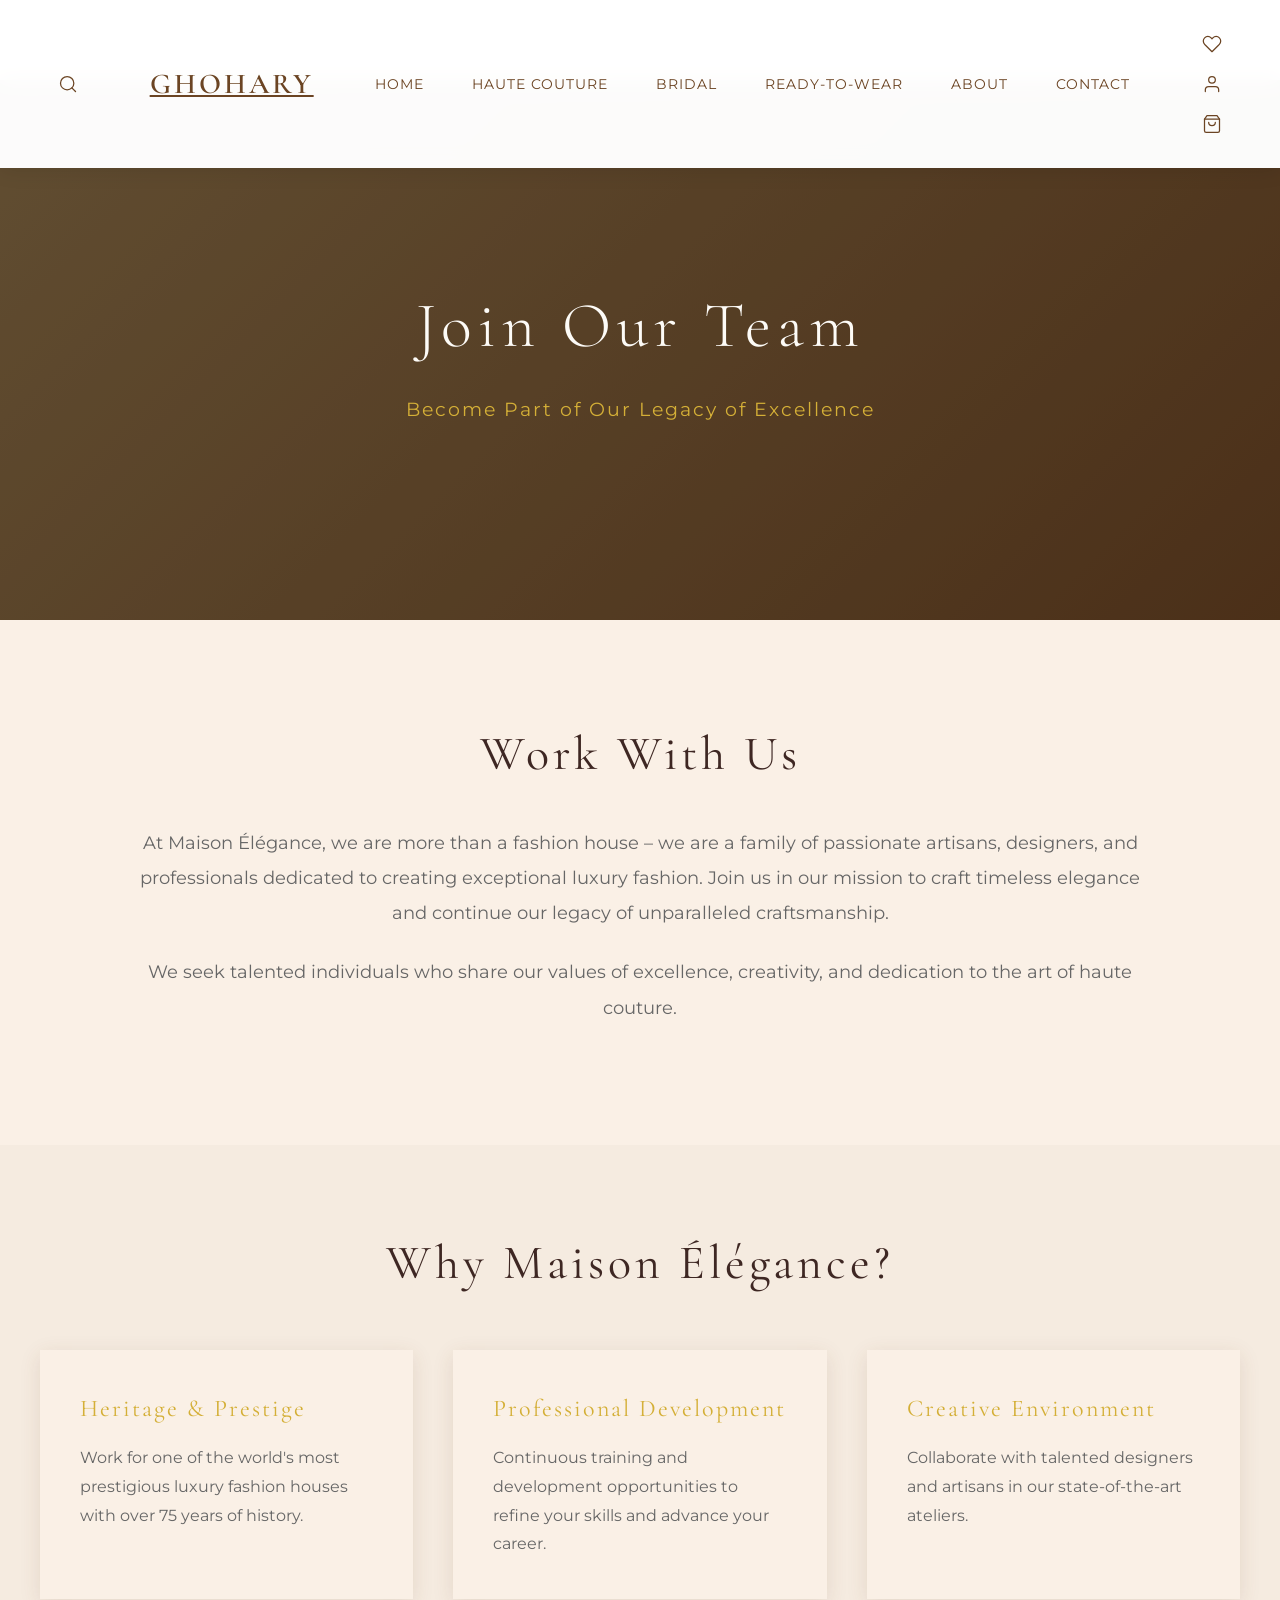
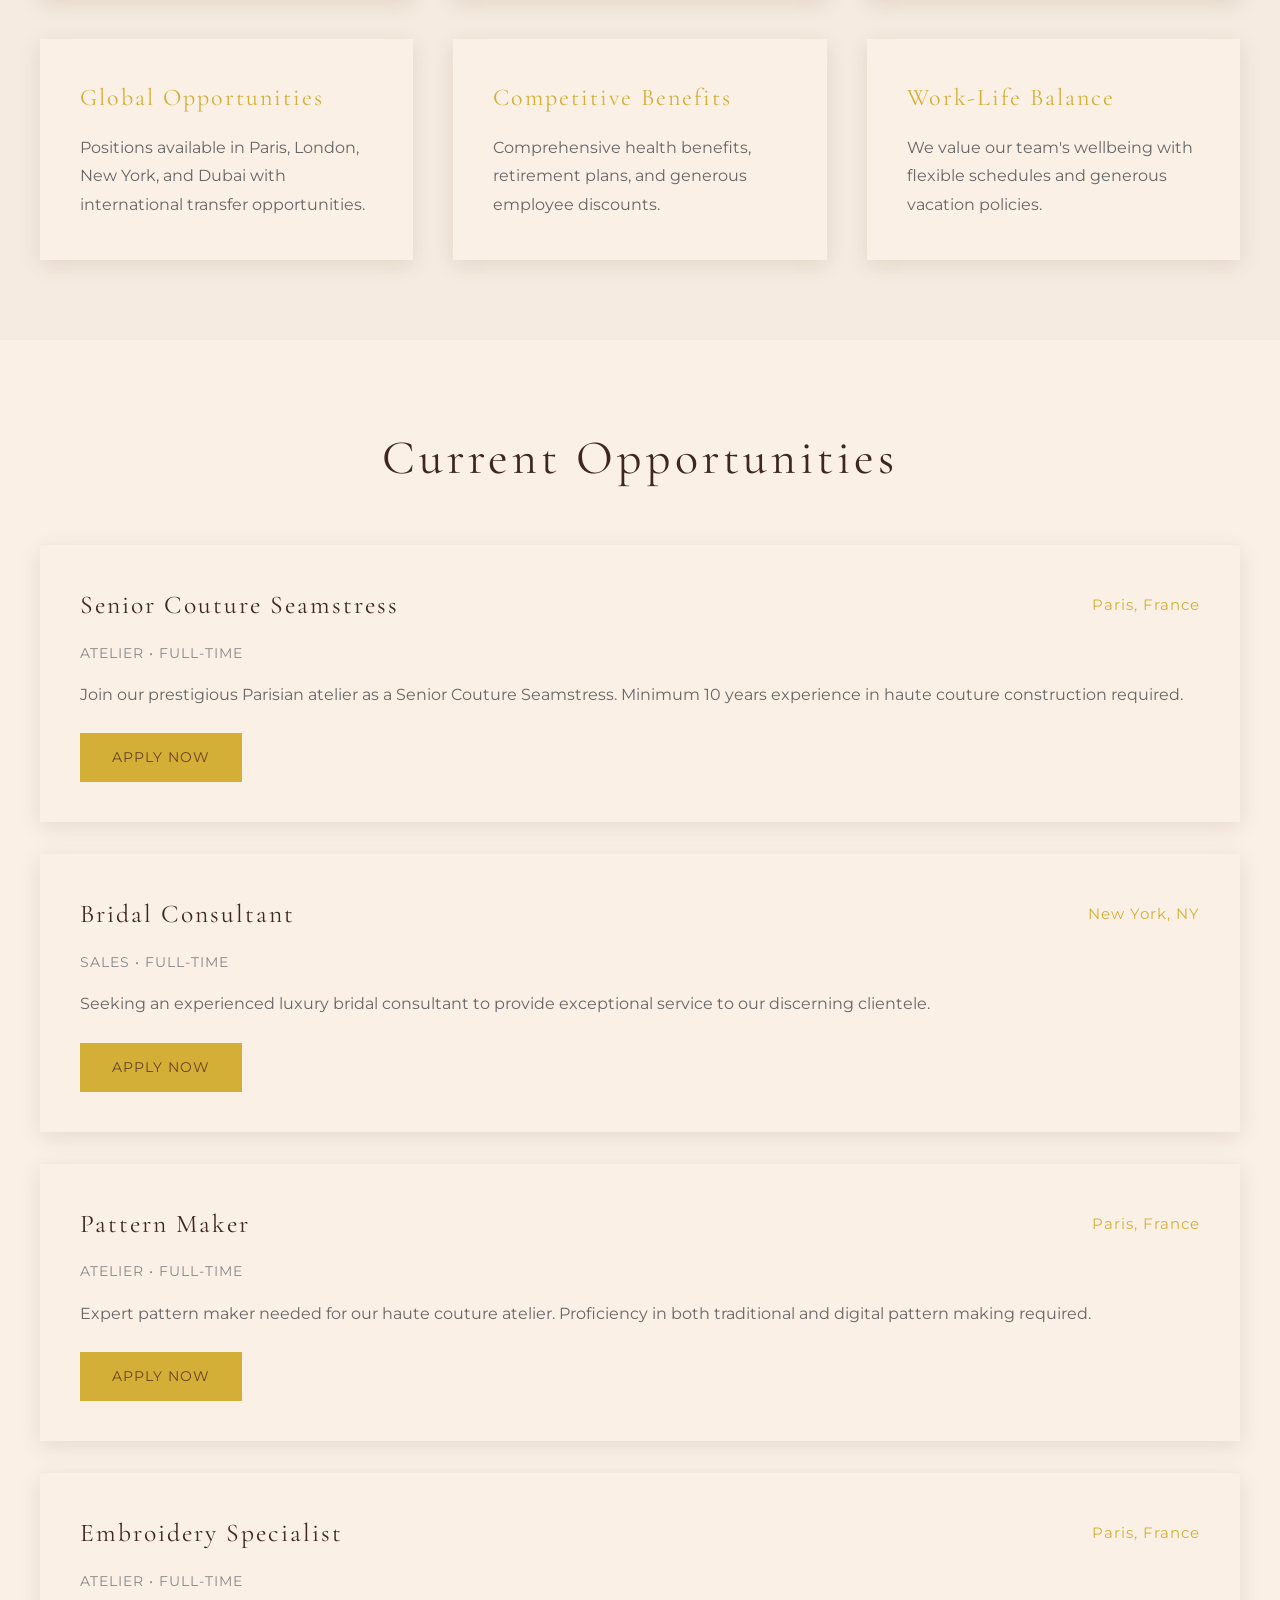
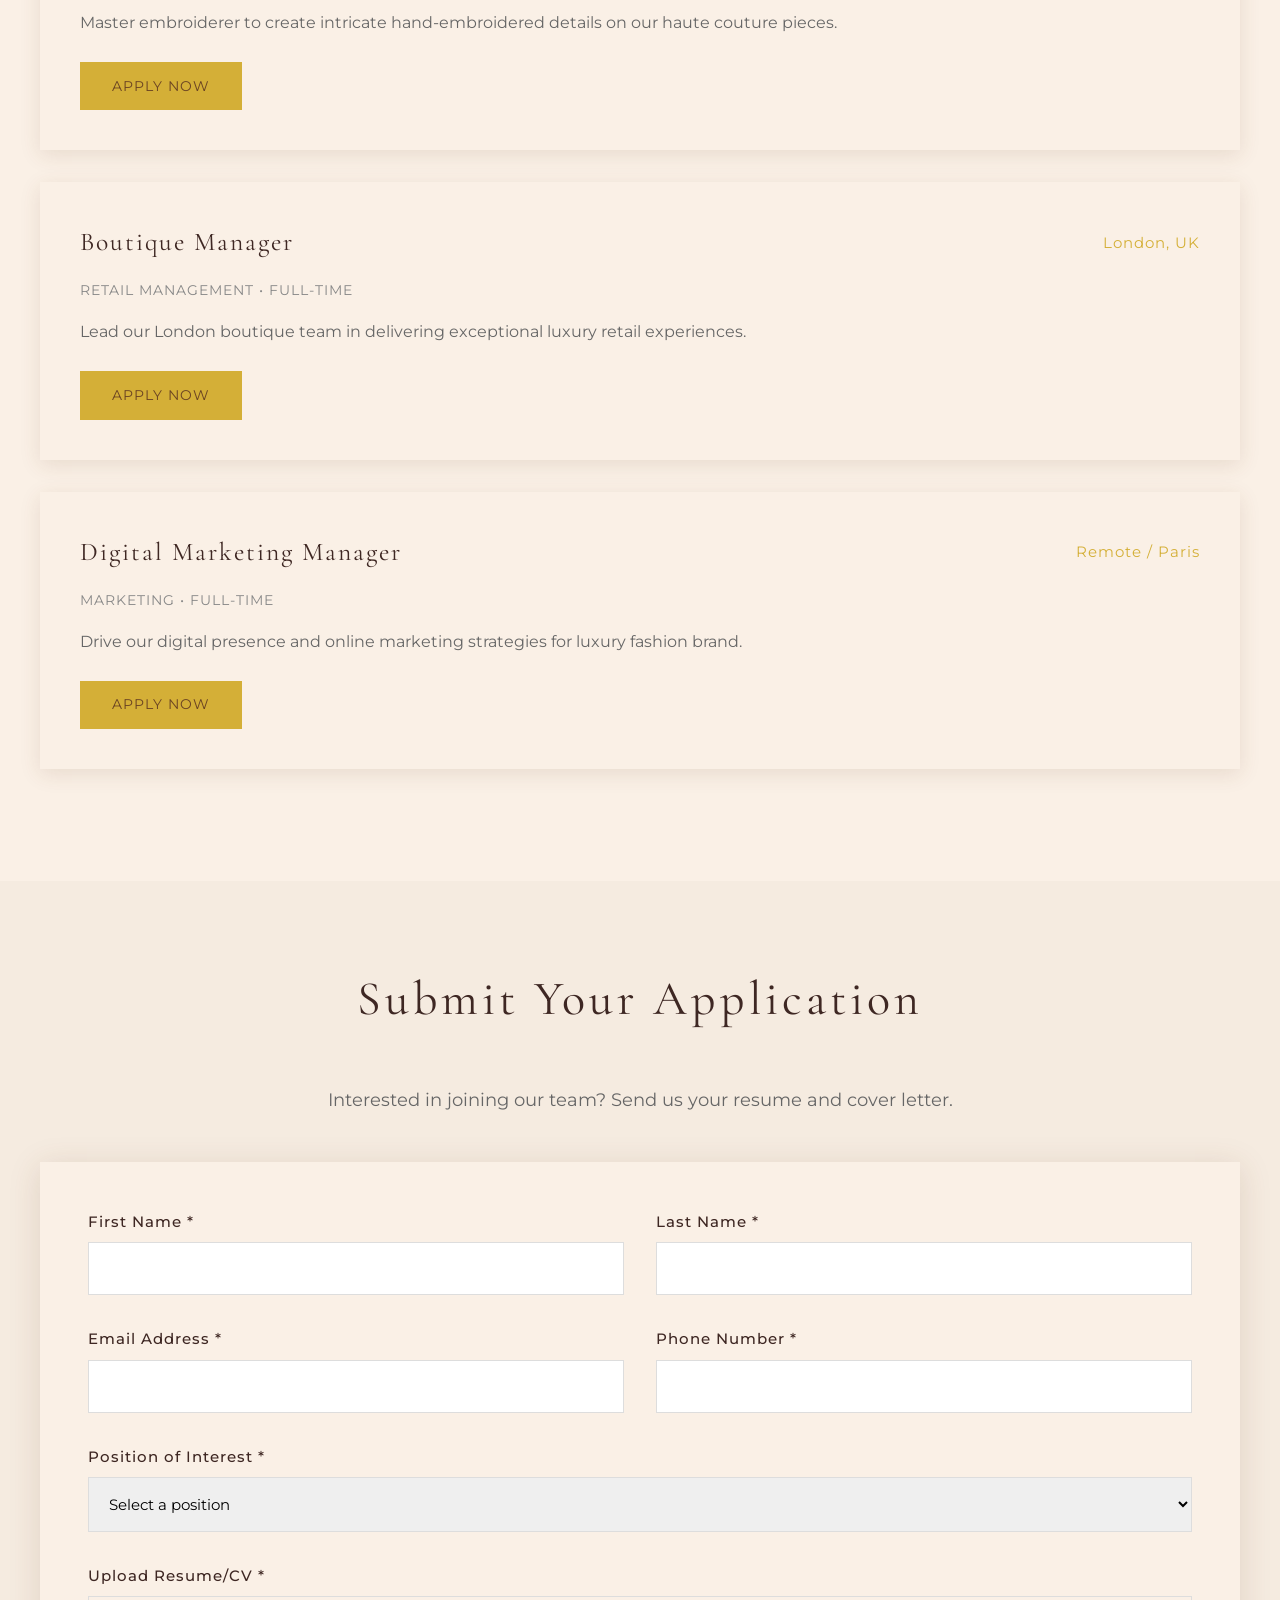
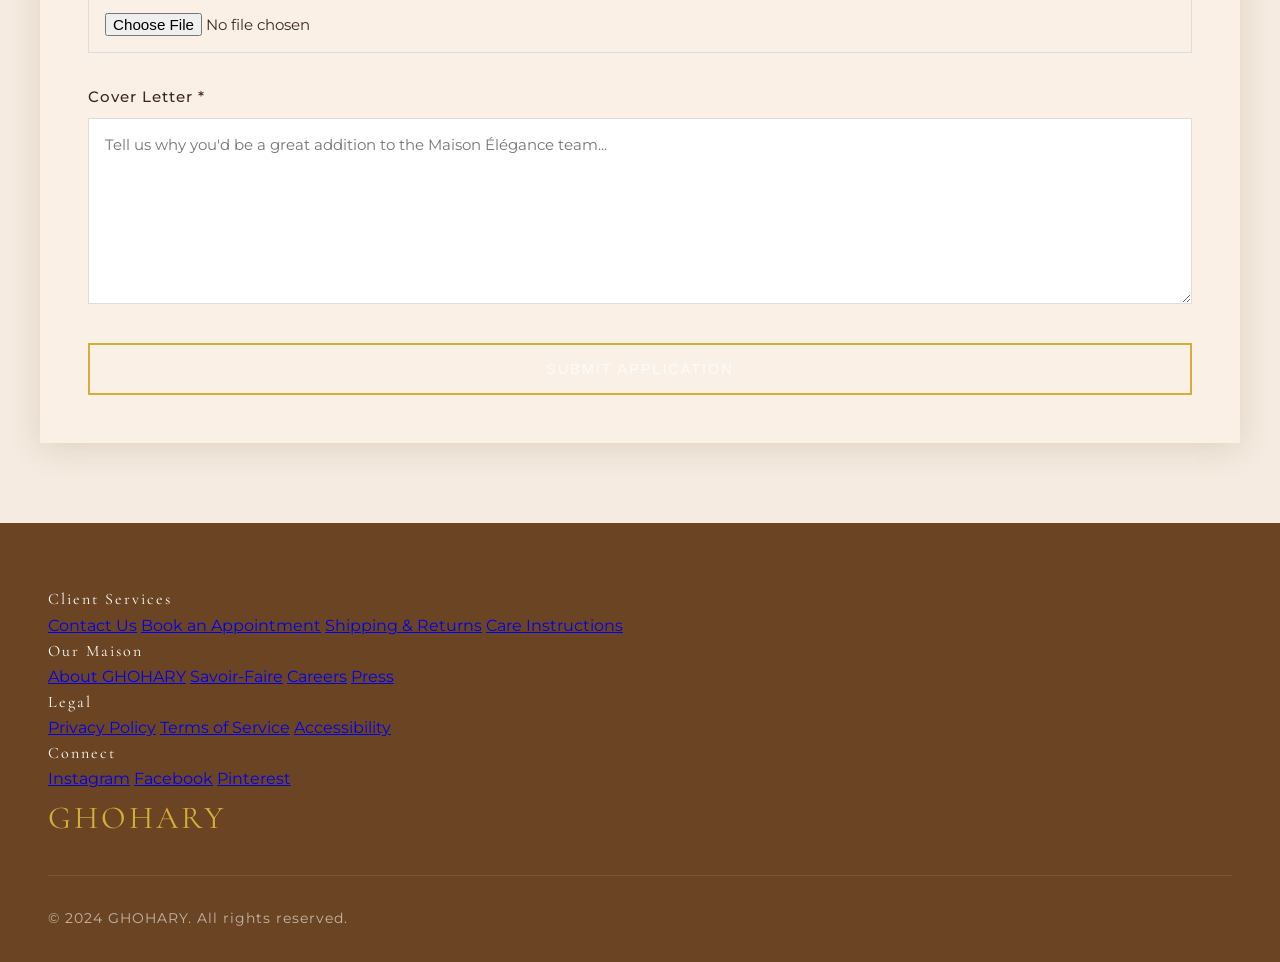
<file: careers.html>
<!DOCTYPE html>
<html lang="en">
<head>
    <meta charset="UTF-8">
    <meta name="viewport" content="width=device-width, initial-scale=1.0">
    <title>Careers - MAISON ÉLÉGANCE</title>
    <link rel="stylesheet" href="styles.css">
    <link rel="preconnect" href="https://fonts.googleapis.com">
    <link rel="preconnect" href="https://fonts.gstatic.com" crossorigin>
    <link href="https://fonts.googleapis.com/css2?family=Cormorant+Garamond:wght@300;400;500;600;700&family=Montserrat:wght@200;300;400;500;600&display=swap" rel="stylesheet">
</head>
<body>
    <!-- Header Placeholder -->
    <div id="header-placeholder"></div>

    <!-- Page Header -->
    <section class="page-header careers-header">
        <div class="page-header-overlay"></div>
        <div class="page-header-content">
            <h1>Join Our Team</h1>
            <p>Become Part of Our Legacy of Excellence</p>
        </div>
    </section>

    <!-- Careers Introduction -->
    <section class="careers-intro">
        <div class="careers-intro-container">
            <h2>Work With Us</h2>
            <p>At Maison Élégance, we are more than a fashion house – we are a family of passionate artisans, designers, and professionals dedicated to creating exceptional luxury fashion. Join us in our mission to craft timeless elegance and continue our legacy of unparalleled craftsmanship.</p>
            <p>We seek talented individuals who share our values of excellence, creativity, and dedication to the art of haute couture.</p>
        </div>
    </section>

    <!-- Why Join Us Section -->
    <section class="why-join-section">
        <div class="why-join-container">
            <h2>Why Maison Élégance?</h2>
            <div class="benefits-grid">
                <div class="benefit-card">
                    <h3>Heritage & Prestige</h3>
                    <p>Work for one of the world's most prestigious luxury fashion houses with over 75 years of history.</p>
                </div>
                <div class="benefit-card">
                    <h3>Professional Development</h3>
                    <p>Continuous training and development opportunities to refine your skills and advance your career.</p>
                </div>
                <div class="benefit-card">
                    <h3>Creative Environment</h3>
                    <p>Collaborate with talented designers and artisans in our state-of-the-art ateliers.</p>
                </div>
                <div class="benefit-card">
                    <h3>Global Opportunities</h3>
                    <p>Positions available in Paris, London, New York, and Dubai with international transfer opportunities.</p>
                </div>
                <div class="benefit-card">
                    <h3>Competitive Benefits</h3>
                    <p>Comprehensive health benefits, retirement plans, and generous employee discounts.</p>
                </div>
                <div class="benefit-card">
                    <h3>Work-Life Balance</h3>
                    <p>We value our team's wellbeing with flexible schedules and generous vacation policies.</p>
                </div>
            </div>
        </div>
    </section>

    <!-- Open Positions -->
    <section class="positions-section">
        <div class="positions-container">
            <h2>Current Opportunities</h2>

            <div class="position-card">
                <div class="position-header">
                    <h3>Senior Couture Seamstress</h3>
                    <span class="position-location">Paris, France</span>
                </div>
                <p class="position-department">Atelier • Full-time</p>
                <p class="position-description">Join our prestigious Parisian atelier as a Senior Couture Seamstress. Minimum 10 years experience in haute couture construction required.</p>
                <a href="#application-form" class="position-apply-btn">Apply Now</a>
            </div>

            <div class="position-card">
                <div class="position-header">
                    <h3>Bridal Consultant</h3>
                    <span class="position-location">New York, NY</span>
                </div>
                <p class="position-department">Sales • Full-time</p>
                <p class="position-description">Seeking an experienced luxury bridal consultant to provide exceptional service to our discerning clientele.</p>
                <a href="#application-form" class="position-apply-btn">Apply Now</a>
            </div>

            <div class="position-card">
                <div class="position-header">
                    <h3>Pattern Maker</h3>
                    <span class="position-location">Paris, France</span>
                </div>
                <p class="position-department">Atelier • Full-time</p>
                <p class="position-description">Expert pattern maker needed for our haute couture atelier. Proficiency in both traditional and digital pattern making required.</p>
                <a href="#application-form" class="position-apply-btn">Apply Now</a>
            </div>

            <div class="position-card">
                <div class="position-header">
                    <h3>Embroidery Specialist</h3>
                    <span class="position-location">Paris, France</span>
                </div>
                <p class="position-department">Atelier • Full-time</p>
                <p class="position-description">Master embroiderer to create intricate hand-embroidered details on our haute couture pieces.</p>
                <a href="#application-form" class="position-apply-btn">Apply Now</a>
            </div>

            <div class="position-card">
                <div class="position-header">
                    <h3>Boutique Manager</h3>
                    <span class="position-location">London, UK</span>
                </div>
                <p class="position-department">Retail Management • Full-time</p>
                <p class="position-description">Lead our London boutique team in delivering exceptional luxury retail experiences.</p>
                <a href="#application-form" class="position-apply-btn">Apply Now</a>
            </div>

            <div class="position-card">
                <div class="position-header">
                    <h3>Digital Marketing Manager</h3>
                    <span class="position-location">Remote / Paris</span>
                </div>
                <p class="position-department">Marketing • Full-time</p>
                <p class="position-description">Drive our digital presence and online marketing strategies for luxury fashion brand.</p>
                <a href="#application-form" class="position-apply-btn">Apply Now</a>
            </div>
        </div>
    </section>

    <!-- Application Form -->
    <section class="application-section" id="application-form">
        <div class="application-container">
            <h2>Submit Your Application</h2>
            <p class="application-intro">Interested in joining our team? Send us your resume and cover letter.</p>

            <form class="application-form" id="applicationForm">
                <div class="form-row">
                    <div class="form-group">
                        <label for="appFirstName">First Name *</label>
                        <input type="text" id="appFirstName" name="firstName" required>
                    </div>
                    <div class="form-group">
                        <label for="appLastName">Last Name *</label>
                        <input type="text" id="appLastName" name="lastName" required>
                    </div>
                </div>

                <div class="form-row">
                    <div class="form-group">
                        <label for="appEmail">Email Address *</label>
                        <input type="email" id="appEmail" name="email" required>
                    </div>
                    <div class="form-group">
                        <label for="appPhone">Phone Number *</label>
                        <input type="tel" id="appPhone" name="phone" required>
                    </div>
                </div>

                <div class="form-group">
                    <label for="appPosition">Position of Interest *</label>
                    <select id="appPosition" name="position" required>
                        <option value="">Select a position</option>
                        <option value="couture-seamstress">Senior Couture Seamstress</option>
                        <option value="bridal-consultant">Bridal Consultant</option>
                        <option value="pattern-maker">Pattern Maker</option>
                        <option value="embroidery-specialist">Embroidery Specialist</option>
                        <option value="boutique-manager">Boutique Manager</option>
                        <option value="digital-marketing">Digital Marketing Manager</option>
                        <option value="other">Other Position</option>
                    </select>
                </div>

                <div class="form-group">
                    <label for="appResume">Upload Resume/CV *</label>
                    <input type="file" id="appResume" name="resume" accept=".pdf,.doc,.docx" required>
                </div>

                <div class="form-group">
                    <label for="appCoverLetter">Cover Letter *</label>
                    <textarea id="appCoverLetter" name="coverLetter" rows="8" placeholder="Tell us why you'd be a great addition to the Maison Élégance team..." required></textarea>
                </div>

                <button type="submit" class="cta-button form-submit-btn">Submit Application</button>
            </form>
        </div>
    </section>

    <!-- Footer Placeholder -->
    <div id="footer-placeholder"></div>

    <script src="shared.js"></script>
    <script src="script.js"></script>
    <script>
        // Simple form submission handler for careers
        document.getElementById('applicationForm').addEventListener('submit', function(e) {
            e.preventDefault();
            const btn = this.querySelector('.form-submit-btn');
            const originalText = btn.textContent;
            btn.textContent = 'Submitting...';
            btn.disabled = true;

            setTimeout(() => {
                btn.textContent = 'Application Submitted!';
                btn.style.background = 'var(--secondary-color)';
                btn.style.color = 'var(--primary-color)';
                alert('Thank you for your application! Our HR team will review your submission and contact you if your qualifications match our current needs.');
                this.reset();

                setTimeout(() => {
                    btn.textContent = originalText;
                    btn.style.background = '';
                    btn.style.color = '';
                    btn.disabled = false;
                }, 3000);
            }, 2000);
        });
    </script>
</body>
</html>
</file>
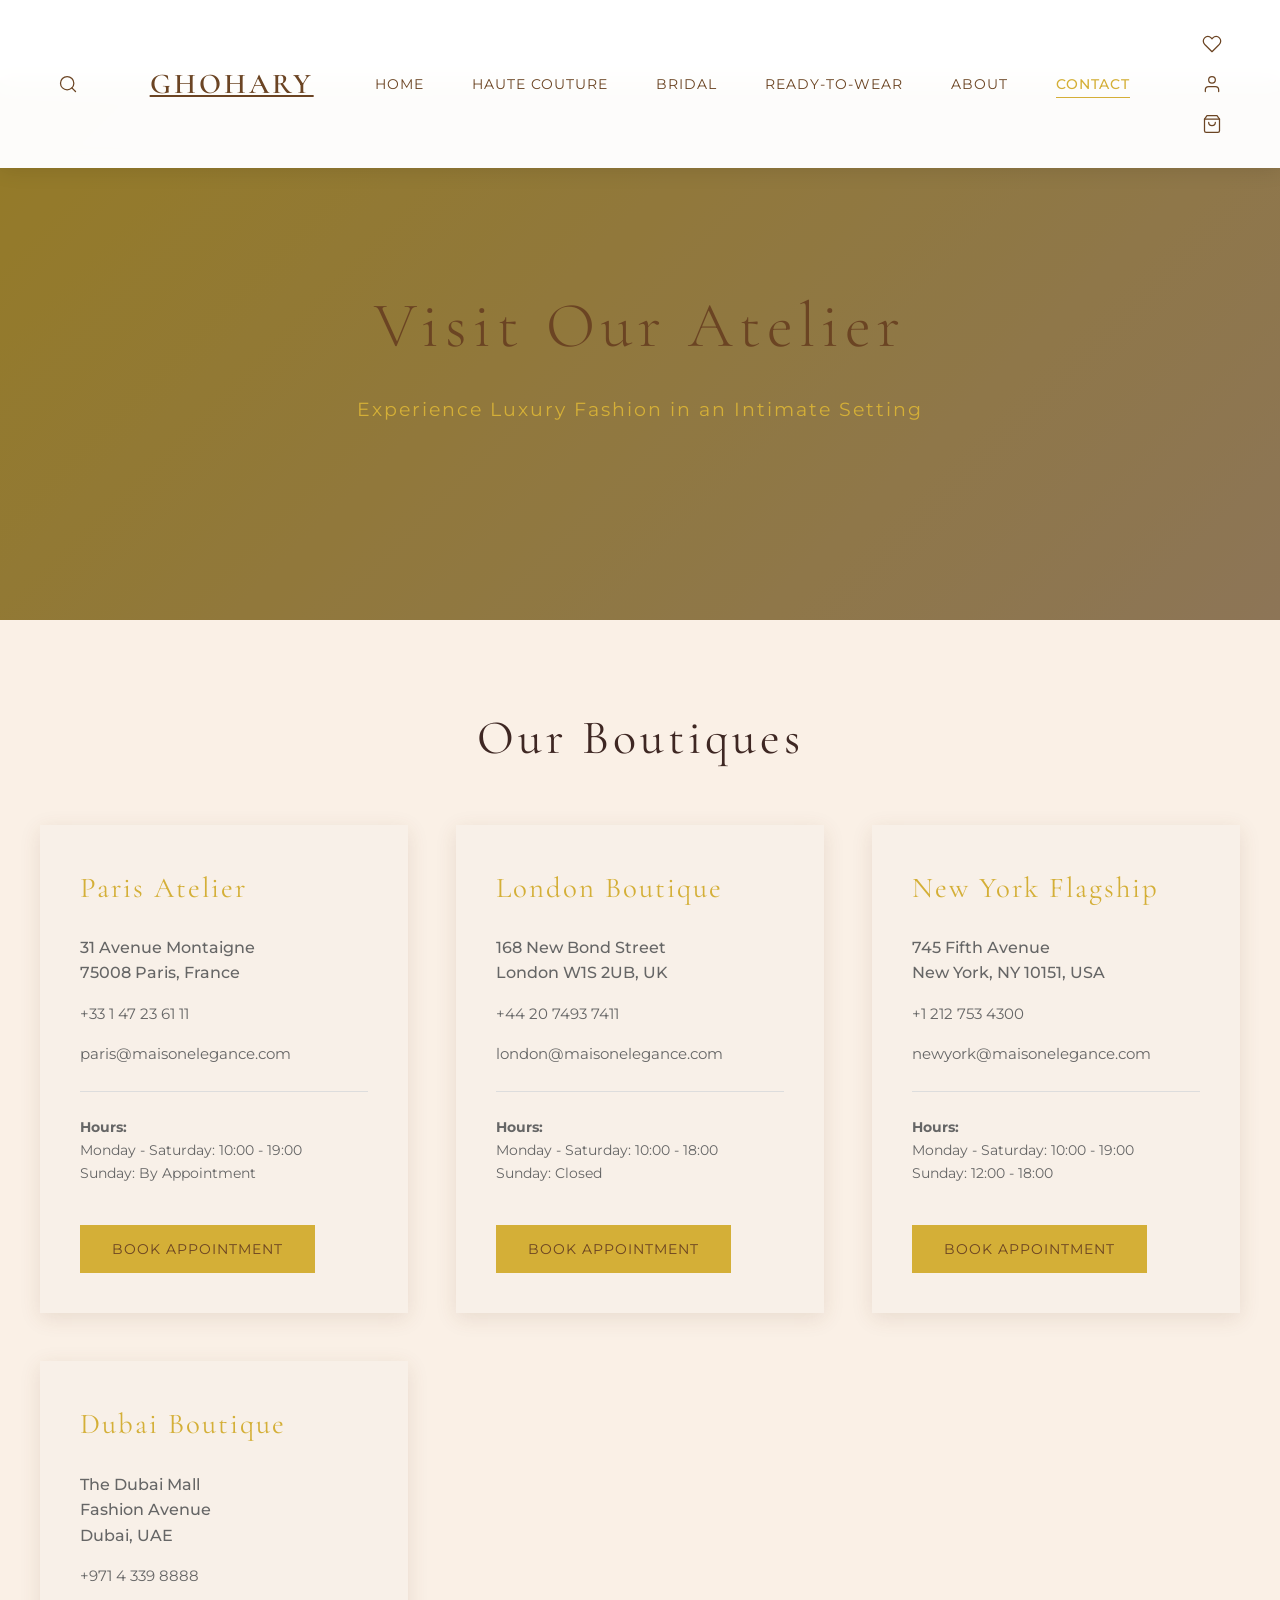
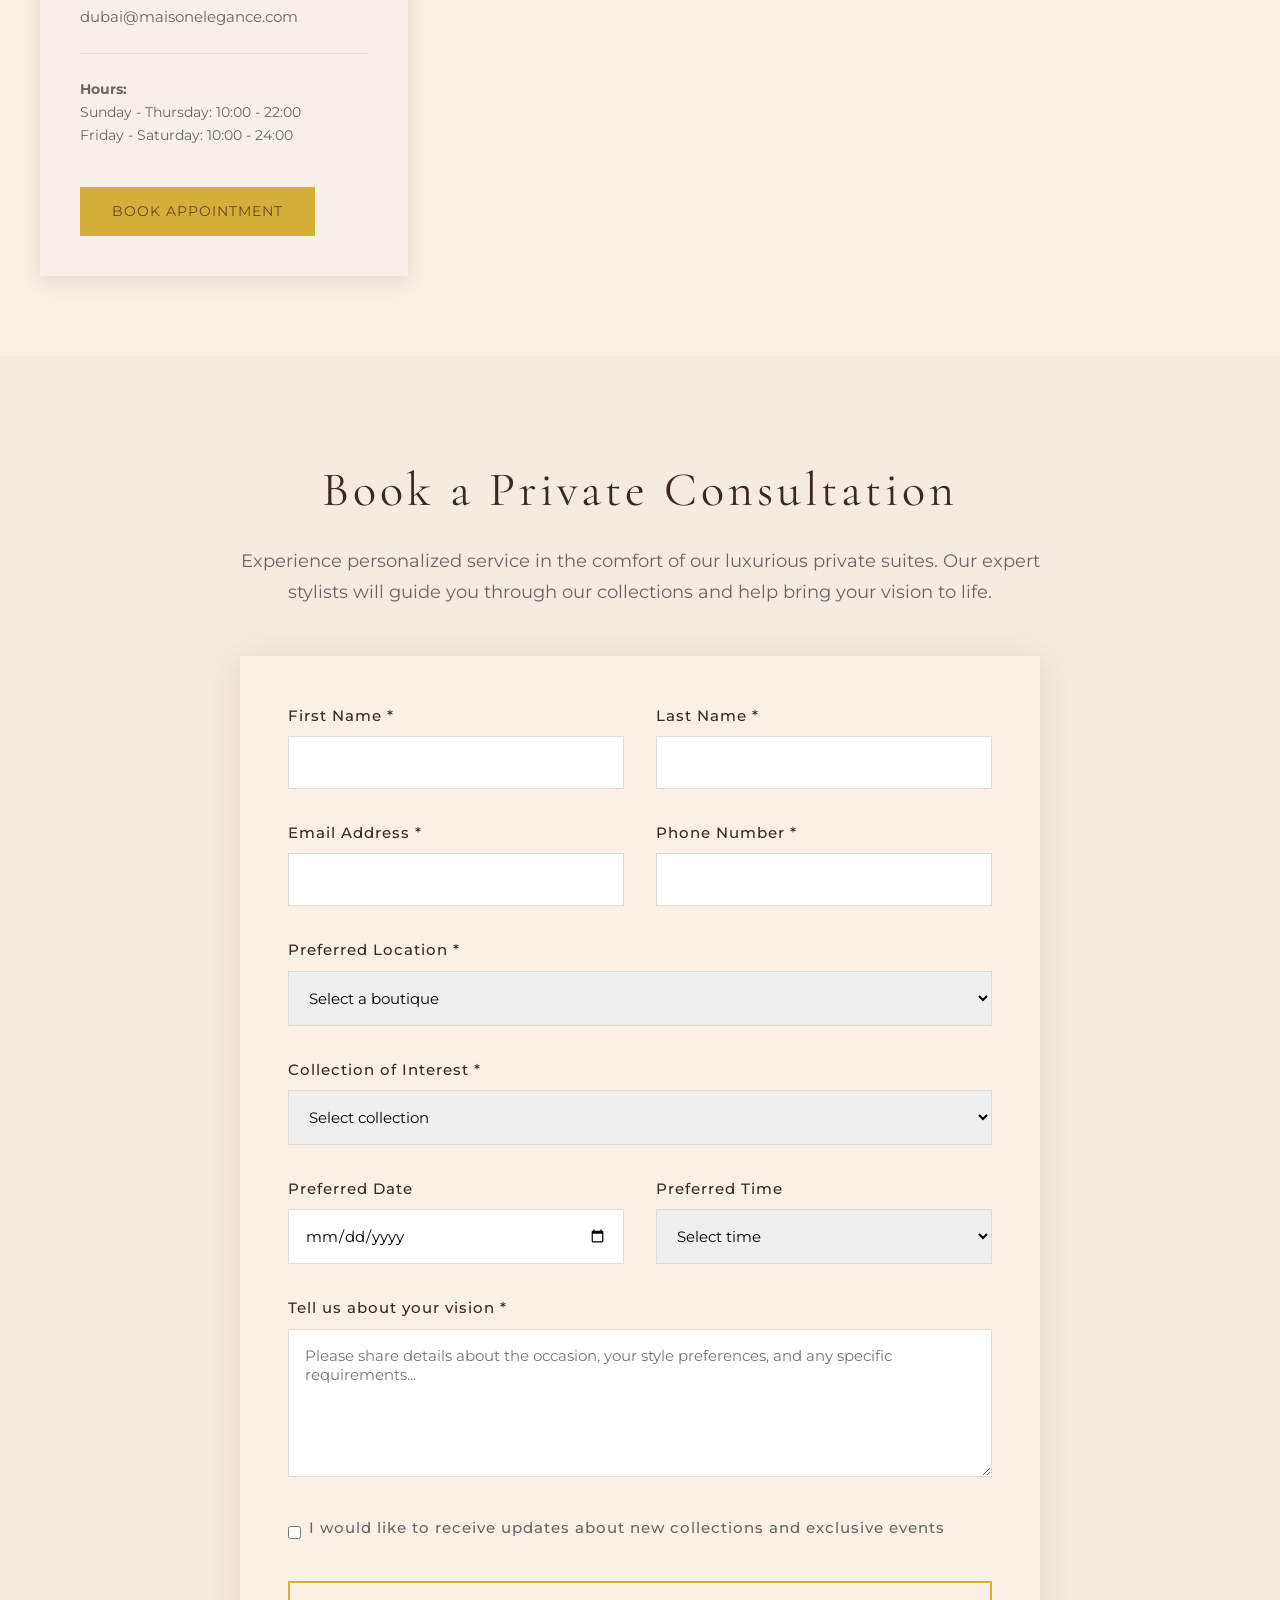
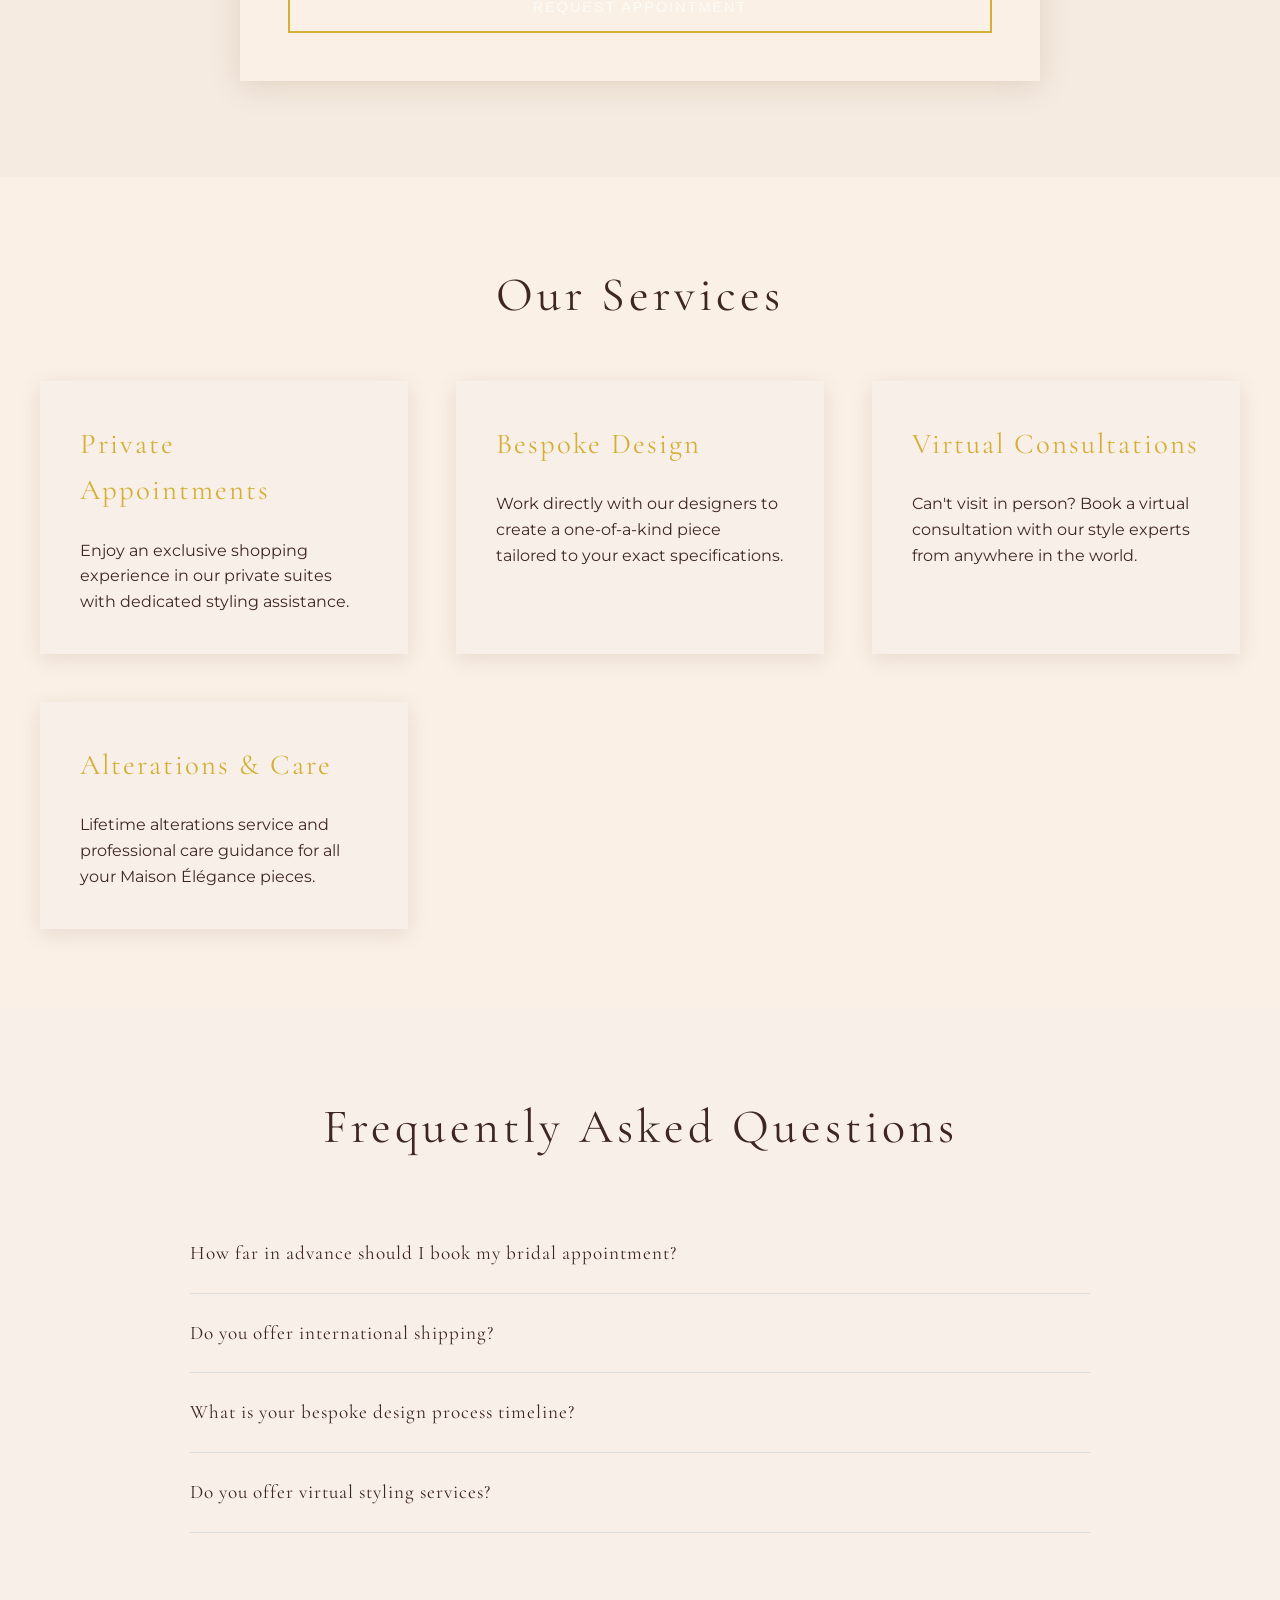
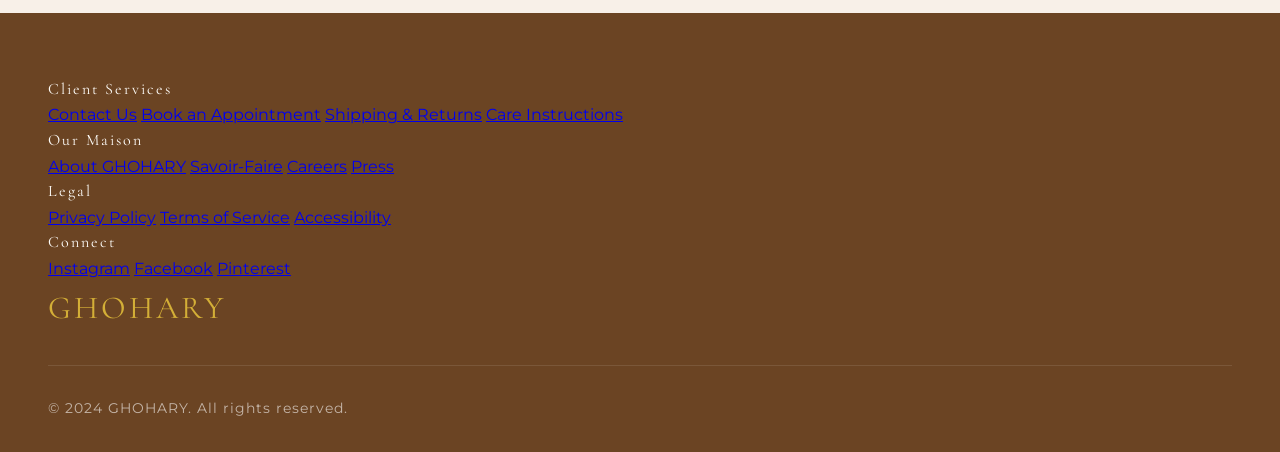
<file: contact.html>
<!DOCTYPE html>
<html lang="en">
<head>
    <meta charset="UTF-8">
    <meta name="viewport" content="width=device-width, initial-scale=1.0">
    <title>Contact Us - MAISON ÉLÉGANCE</title>
    <link rel="stylesheet" href="styles.css">
    <link rel="preconnect" href="https://fonts.googleapis.com">
    <link rel="preconnect" href="https://fonts.gstatic.com" crossorigin>
    <link href="https://fonts.googleapis.com/css2?family=Cormorant+Garamond:wght@300;400;500;600;700&family=Montserrat:wght@200;300;400;500;600&display=swap" rel="stylesheet">
</head>
<body>
    <!-- Header Placeholder -->
    <div id="header-placeholder"></div>

    <!-- Page Header -->
    <section class="page-header contact-header">
        <div class="page-header-overlay"></div>
        <div class="page-header-content">
            <h1>Visit Our Atelier</h1>
            <p>Experience Luxury Fashion in an Intimate Setting</p>
        </div>
    </section>

    <!-- Locations Section -->
    <section class="locations-section">
        <div class="locations-container">
            <h2>Our Boutiques</h2>
            <div class="locations-grid">
                <div class="location-card">
                    <h3>Paris Atelier</h3>
                    <div class="location-details">
                        <p class="location-address">
                            31 Avenue Montaigne<br>
                            75008 Paris, France
                        </p>
                        <p class="location-phone">+33 1 47 23 61 11</p>
                        <p class="location-email">paris@maisonelegance.com</p>
                        <p class="location-hours">
                            <strong>Hours:</strong><br>
                            Monday - Saturday: 10:00 - 19:00<br>
                            Sunday: By Appointment
                        </p>
                        <a href="#contact-form" class="location-button">Book Appointment</a>
                    </div>
                </div>

                <div class="location-card">
                    <h3>London Boutique</h3>
                    <div class="location-details">
                        <p class="location-address">
                            168 New Bond Street<br>
                            London W1S 2UB, UK
                        </p>
                        <p class="location-phone">+44 20 7493 7411</p>
                        <p class="location-email">london@maisonelegance.com</p>
                        <p class="location-hours">
                            <strong>Hours:</strong><br>
                            Monday - Saturday: 10:00 - 18:00<br>
                            Sunday: Closed
                        </p>
                        <a href="#contact-form" class="location-button">Book Appointment</a>
                    </div>
                </div>

                <div class="location-card">
                    <h3>New York Flagship</h3>
                    <div class="location-details">
                        <p class="location-address">
                            745 Fifth Avenue<br>
                            New York, NY 10151, USA
                        </p>
                        <p class="location-phone">+1 212 753 4300</p>
                        <p class="location-email">newyork@maisonelegance.com</p>
                        <p class="location-hours">
                            <strong>Hours:</strong><br>
                            Monday - Saturday: 10:00 - 19:00<br>
                            Sunday: 12:00 - 18:00
                        </p>
                        <a href="#contact-form" class="location-button">Book Appointment</a>
                    </div>
                </div>

                <div class="location-card">
                    <h3>Dubai Boutique</h3>
                    <div class="location-details">
                        <p class="location-address">
                            The Dubai Mall<br>
                            Fashion Avenue<br>
                            Dubai, UAE
                        </p>
                        <p class="location-phone">+971 4 339 8888</p>
                        <p class="location-email">dubai@maisonelegance.com</p>
                        <p class="location-hours">
                            <strong>Hours:</strong><br>
                            Sunday - Thursday: 10:00 - 22:00<br>
                            Friday - Saturday: 10:00 - 24:00
                        </p>
                        <a href="#contact-form" class="location-button">Book Appointment</a>
                    </div>
                </div>
            </div>
        </div>
    </section>

    <!-- Contact Form Section -->
    <section class="contact-form-section" id="contact-form">
        <div class="contact-form-container">
            <h2>Book a Private Consultation</h2>
            <p class="form-intro">Experience personalized service in the comfort of our luxurious private suites. Our expert stylists will guide you through our collections and help bring your vision to life.</p>

            <form class="main-contact-form" id="mainContactForm">
                <div class="form-row">
                    <div class="form-group">
                        <label for="firstName">First Name *</label>
                        <input type="text" id="firstName" name="firstName" required>
                    </div>
                    <div class="form-group">
                        <label for="lastName">Last Name *</label>
                        <input type="text" id="lastName" name="lastName" required>
                    </div>
                </div>

                <div class="form-row">
                    <div class="form-group">
                        <label for="email">Email Address *</label>
                        <input type="email" id="email" name="email" required>
                    </div>
                    <div class="form-group">
                        <label for="phone">Phone Number *</label>
                        <input type="tel" id="phone" name="phone" required>
                    </div>
                </div>

                <div class="form-group">
                    <label for="location">Preferred Location *</label>
                    <select id="location" name="location" required>
                        <option value="">Select a boutique</option>
                        <option value="paris">Paris Atelier</option>
                        <option value="london">London Boutique</option>
                        <option value="newyork">New York Flagship</option>
                        <option value="dubai">Dubai Boutique</option>
                    </select>
                </div>

                <div class="form-group">
                    <label for="collection">Collection of Interest *</label>
                    <select id="collection" name="collection" required>
                        <option value="">Select collection</option>
                        <option value="haute-couture">Haute Couture</option>
                        <option value="bridal">Bridal</option>
                        <option value="ready-to-wear">Ready-to-Wear</option>
                        <option value="bespoke">Bespoke Design</option>
                    </select>
                </div>

                <div class="form-row">
                    <div class="form-group">
                        <label for="date">Preferred Date</label>
                        <input type="date" id="date" name="date">
                    </div>
                    <div class="form-group">
                        <label for="time">Preferred Time</label>
                        <select id="time" name="time">
                            <option value="">Select time</option>
                            <option value="10:00">10:00 AM</option>
                            <option value="11:00">11:00 AM</option>
                            <option value="12:00">12:00 PM</option>
                            <option value="14:00">2:00 PM</option>
                            <option value="15:00">3:00 PM</option>
                            <option value="16:00">4:00 PM</option>
                            <option value="17:00">5:00 PM</option>
                        </select>
                    </div>
                </div>

                <div class="form-group">
                    <label for="message">Tell us about your vision *</label>
                    <textarea id="message" name="message" rows="6" placeholder="Please share details about the occasion, your style preferences, and any specific requirements..." required></textarea>
                </div>

                <div class="form-group checkbox-group">
                    <input type="checkbox" id="newsletter" name="newsletter">
                    <label for="newsletter" class="checkbox-label">I would like to receive updates about new collections and exclusive events</label>
                </div>

                <button type="submit" class="cta-button form-submit-btn">Request Appointment</button>
            </form>
        </div>
    </section>

    <!-- Services Section -->
    <section class="services-info-section">
        <div class="services-info-container">
            <h2>Our Services</h2>
            <div class="services-info-grid">
                <div class="service-info-card">
                    <h3>Private Appointments</h3>
                    <p>Enjoy an exclusive shopping experience in our private suites with dedicated styling assistance.</p>
                </div>
                <div class="service-info-card">
                    <h3>Bespoke Design</h3>
                    <p>Work directly with our designers to create a one-of-a-kind piece tailored to your exact specifications.</p>
                </div>
                <div class="service-info-card">
                    <h3>Virtual Consultations</h3>
                    <p>Can't visit in person? Book a virtual consultation with our style experts from anywhere in the world.</p>
                </div>
                <div class="service-info-card">
                    <h3>Alterations & Care</h3>
                    <p>Lifetime alterations service and professional care guidance for all your Maison Élégance pieces.</p>
                </div>
            </div>
        </div>
    </section>

    <!-- FAQ Section -->
    <section class="faq-section">
        <div class="faq-container">
            <h2>Frequently Asked Questions</h2>
            <div class="faq-list">
                <div class="faq-item">
                    <h3 class="faq-question">How far in advance should I book my bridal appointment?</h3>
                    <p class="faq-answer">We recommend booking your bridal consultation 9-12 months before your wedding date to allow adequate time for design, creation, and fittings.</p>
                </div>
                <div class="faq-item">
                    <h3 class="faq-question">Do you offer international shipping?</h3>
                    <p class="faq-answer">Yes, we offer complimentary worldwide shipping on all orders. All items are fully insured and require signature upon delivery.</p>
                </div>
                <div class="faq-item">
                    <h3 class="faq-question">What is your bespoke design process timeline?</h3>
                    <p class="faq-answer">Bespoke haute couture pieces typically require 3-6 months from initial consultation to final delivery, depending on the complexity of the design.</p>
                </div>
                <div class="faq-item">
                    <h3 class="faq-question">Do you offer virtual styling services?</h3>
                    <p class="faq-answer">Yes, we offer virtual consultations via video call. Our stylists can show you pieces from our collections and provide personalized recommendations.</p>
                </div>
            </div>
        </div>
    </section>

    <!-- Footer Placeholder -->
    <div id="footer-placeholder"></div>

    <script src="shared.js"></script>
    <script src="script.js"></script>
    <script src="contact.js"></script>
</body>
</html>
</file>
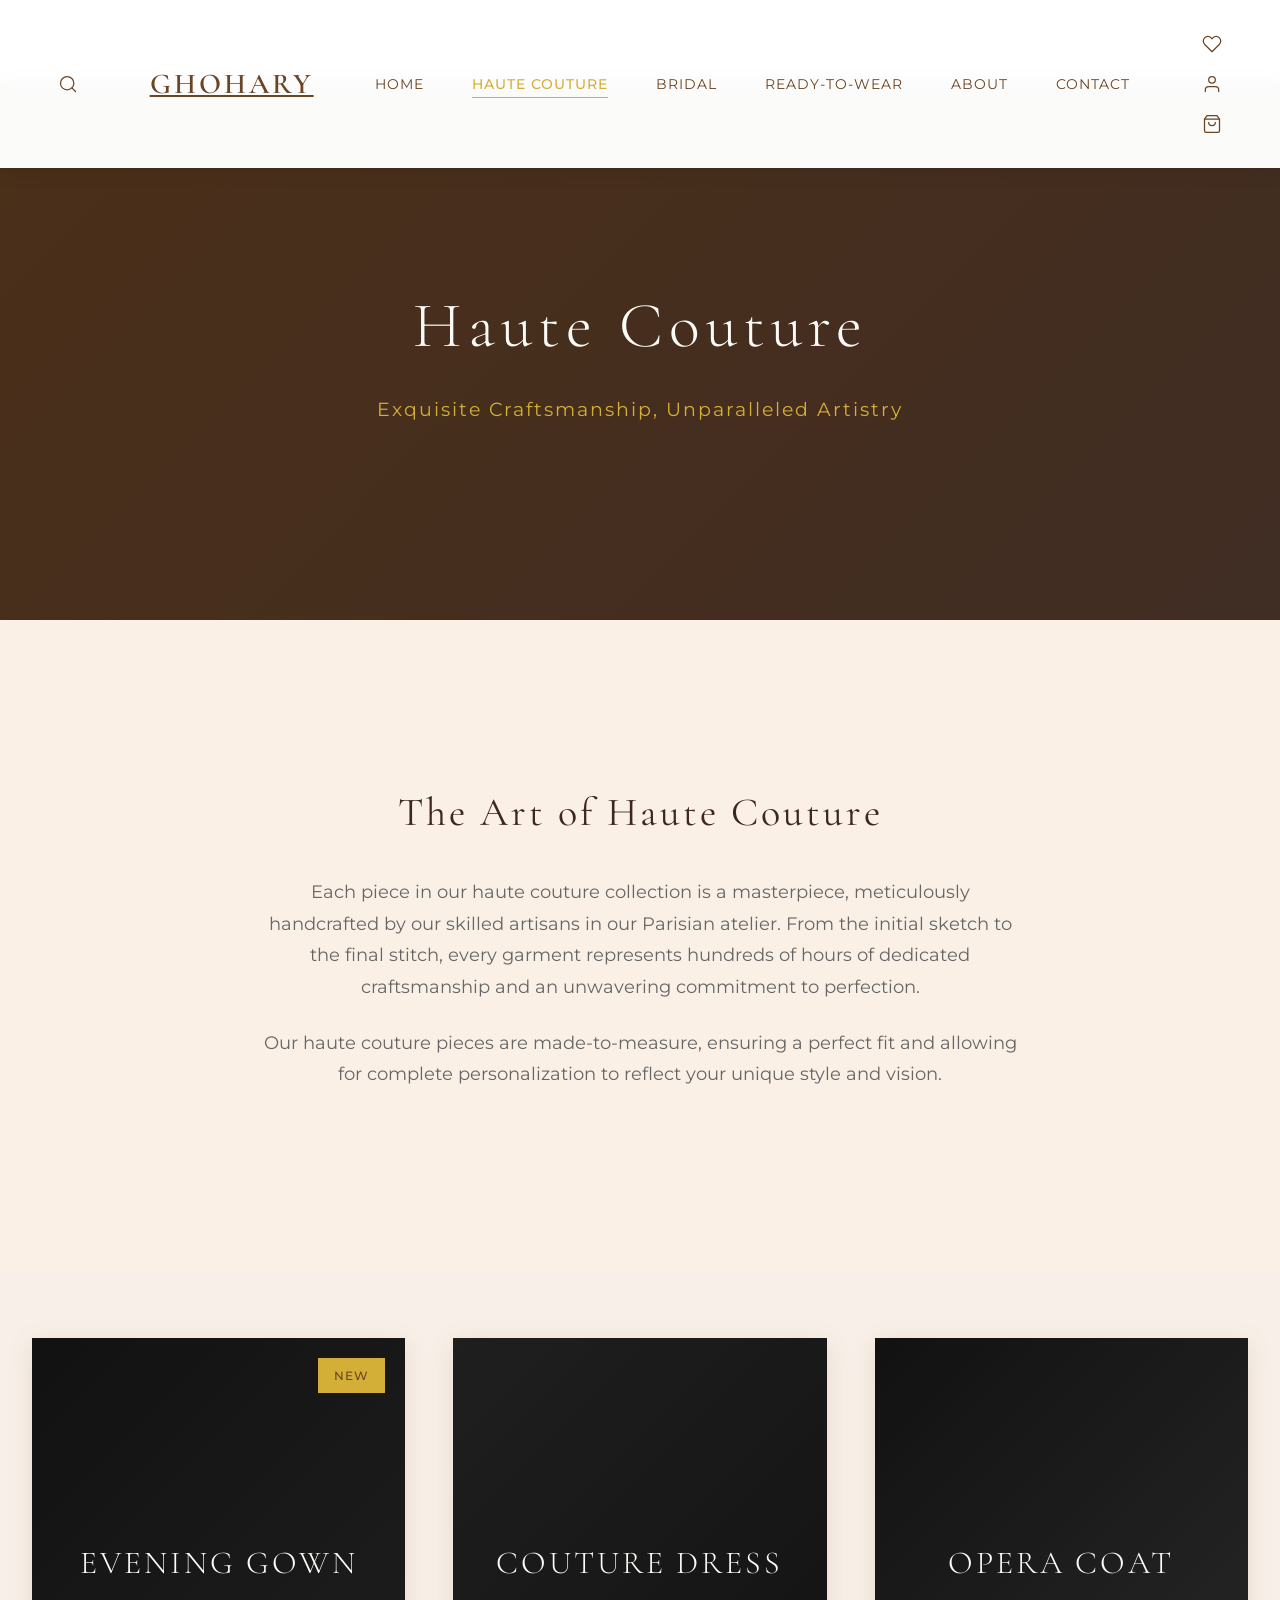
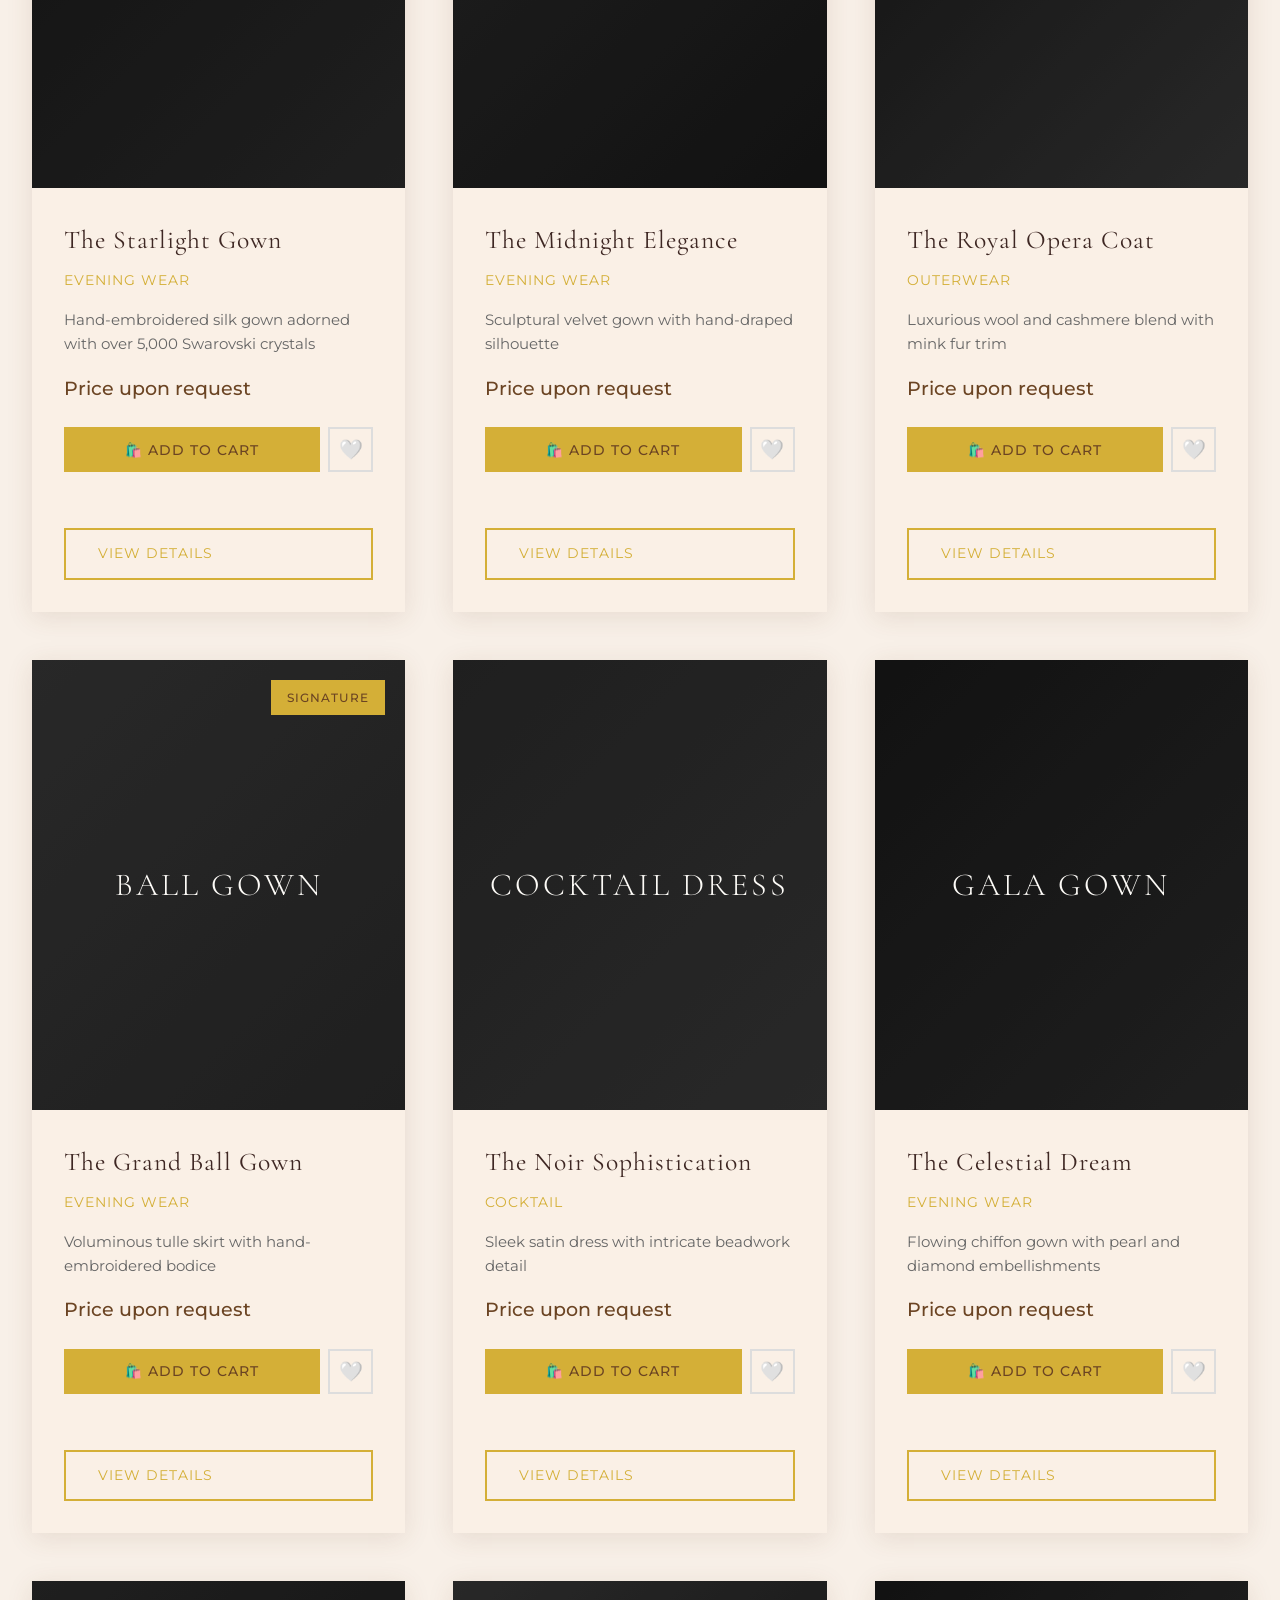
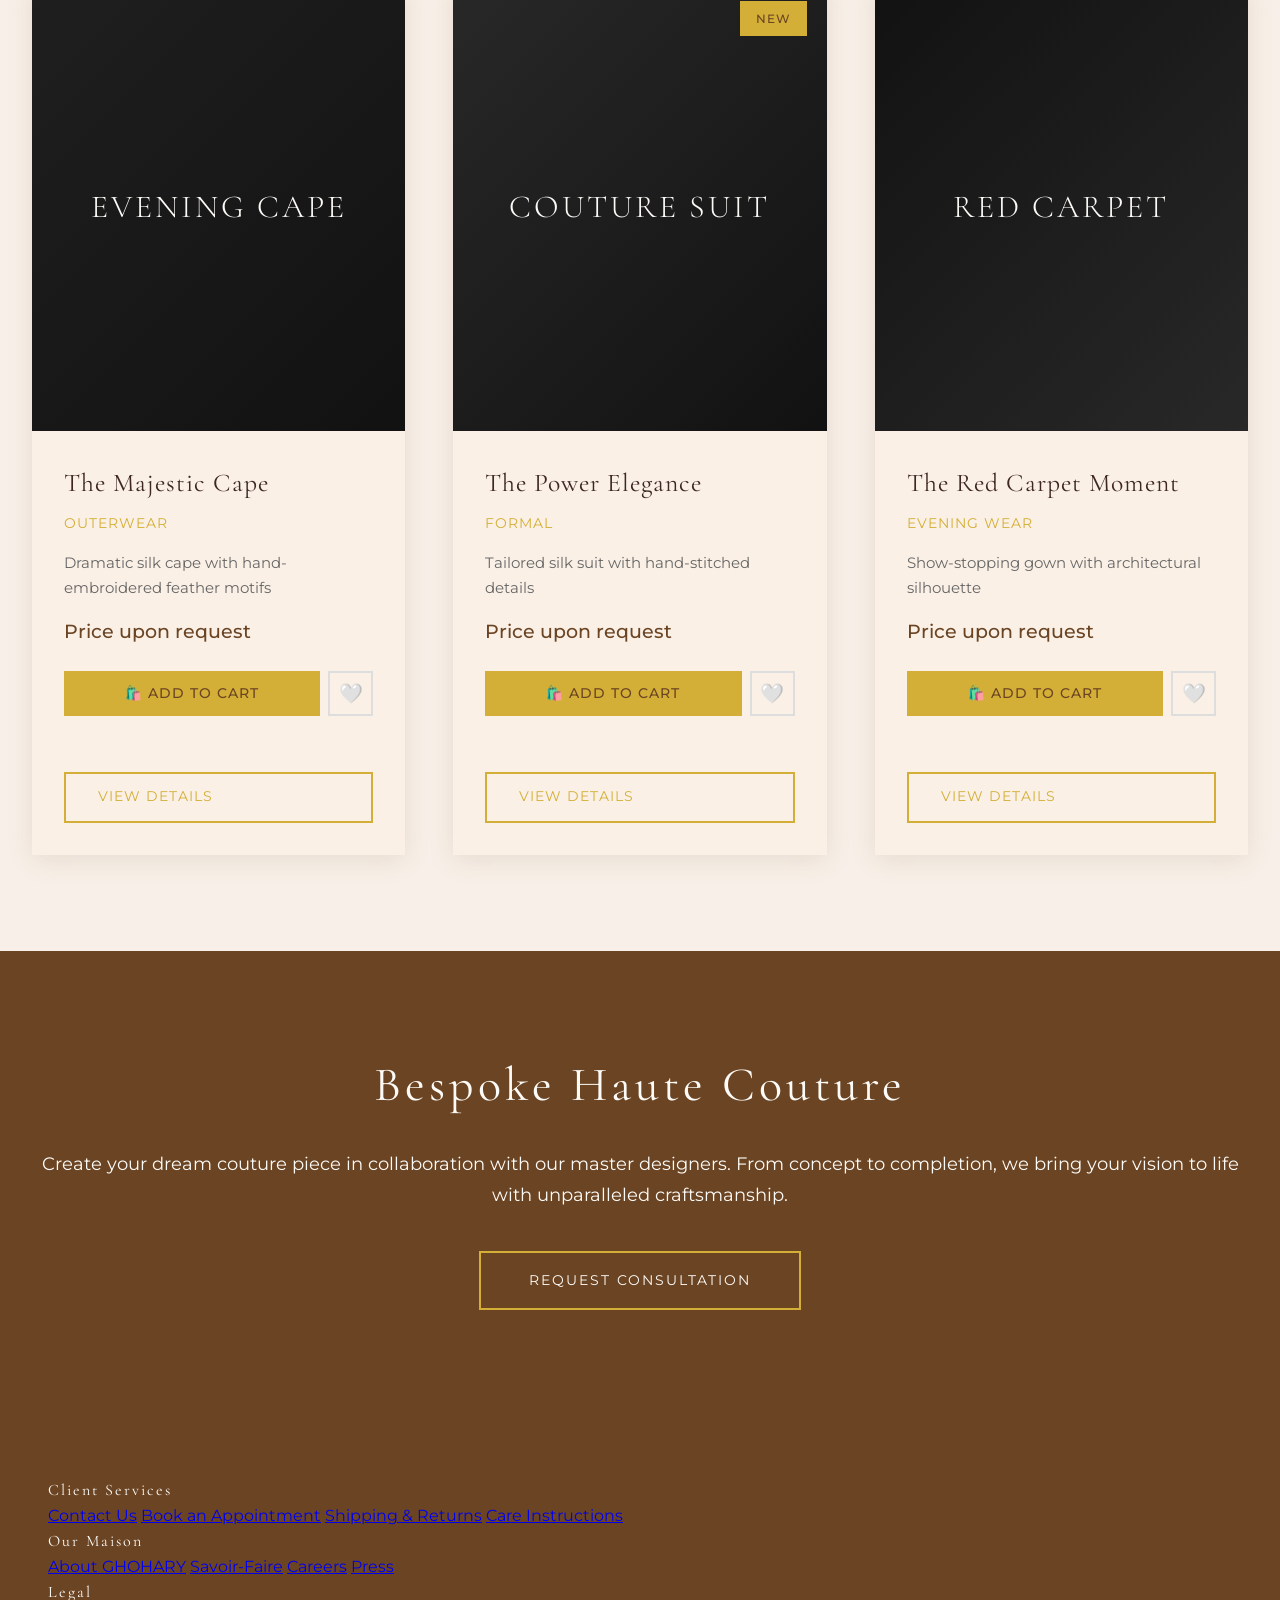
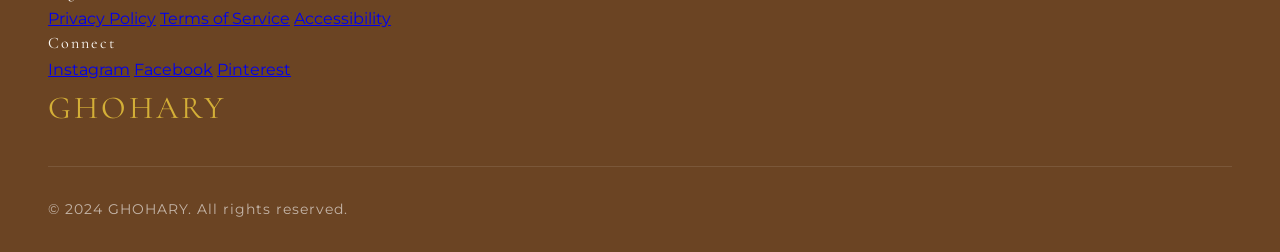
<file: haute-couture.html>
<!DOCTYPE html>
<html lang="en">
<head>
    <meta charset="UTF-8">
    <meta name="viewport" content="width=device-width, initial-scale=1.0">
    <title>Haute Couture - MAISON ÉLÉGANCE</title>
    <link rel="stylesheet" href="styles.css">
    <link rel="preconnect" href="https://fonts.googleapis.com">
    <link rel="preconnect" href="https://fonts.gstatic.com" crossorigin>
    <link href="https://fonts.googleapis.com/css2?family=Cormorant+Garamond:wght@300;400;500;600;700&family=Montserrat:wght@200;300;400;500;600&display=swap" rel="stylesheet">
</head>
<body>
    <!-- Header Placeholder -->
    <div id="header-placeholder"></div>

    <!-- Page Header -->
    <section class="page-header">
        <div class="page-header-overlay"></div>
        <div class="page-header-content">
            <h1>Haute Couture</h1>
            <p>Exquisite Craftsmanship, Unparalleled Artistry</p>
        </div>
    </section>

    <!-- Collection Introduction -->
    <section class="collection-intro">
        <div class="intro-container">
            <h2>The Art of Haute Couture</h2>
            <p>Each piece in our haute couture collection is a masterpiece, meticulously handcrafted by our skilled artisans in our Parisian atelier. From the initial sketch to the final stitch, every garment represents hundreds of hours of dedicated craftsmanship and an unwavering commitment to perfection.</p>
            <p>Our haute couture pieces are made-to-measure, ensuring a perfect fit and allowing for complete personalization to reflect your unique style and vision.</p>
        </div>
    </section>

    <!-- Products Grid -->
    <section class="products-section">
        <div class="products-container">
            <div class="product-card">
                <div class="product-image" style="background: linear-gradient(135deg, #1a1a1a 0%, #2d2d2d 100%);">
                    <div class="image-placeholder">
                        <span>EVENING GOWN</span>
                    </div>
                    <div class="product-badge">NEW</div>
                </div>
                <div class="product-details">
                    <h3>The Starlight Gown</h3>
                    <p class="product-category">Evening Wear</p>
                    <p class="product-description">Hand-embroidered silk gown adorned with over 5,000 Swarovski crystals</p>
                    <p class="product-price">Price upon request</p>
                    <a href="product-detail.html?item=starlight-gown" class="product-button">View Details</a>
                </div>
            </div>

            <div class="product-card">
                <div class="product-image" style="background: linear-gradient(135deg, #2d2d2d 0%, #1a1a1a 100%);">
                    <div class="image-placeholder">
                        <span>COUTURE DRESS</span>
                    </div>
                </div>
                <div class="product-details">
                    <h3>The Midnight Elegance</h3>
                    <p class="product-category">Evening Wear</p>
                    <p class="product-description">Sculptural velvet gown with hand-draped silhouette</p>
                    <p class="product-price">Price upon request</p>
                    <a href="product-detail.html?item=midnight-elegance" class="product-button">View Details</a>
                </div>
            </div>

            <div class="product-card">
                <div class="product-image" style="background: linear-gradient(135deg, #1a1a1a 0%, #3a3a3a 100%);">
                    <div class="image-placeholder">
                        <span>OPERA COAT</span>
                    </div>
                </div>
                <div class="product-details">
                    <h3>The Royal Opera Coat</h3>
                    <p class="product-category">Outerwear</p>
                    <p class="product-description">Luxurious wool and cashmere blend with mink fur trim</p>
                    <p class="product-price">Price upon request</p>
                    <a href="product-detail.html?item=royal-opera-coat" class="product-button">View Details</a>
                </div>
            </div>

            <div class="product-card">
                <div class="product-image" style="background: linear-gradient(135deg, #3a3a3a 0%, #2d2d2d 100%);">
                    <div class="image-placeholder">
                        <span>BALL GOWN</span>
                    </div>
                    <div class="product-badge">SIGNATURE</div>
                </div>
                <div class="product-details">
                    <h3>The Grand Ball Gown</h3>
                    <p class="product-category">Evening Wear</p>
                    <p class="product-description">Voluminous tulle skirt with hand-embroidered bodice</p>
                    <p class="product-price">Price upon request</p>
                    <a href="product-detail.html?item=grand-ball-gown" class="product-button">View Details</a>
                </div>
            </div>

            <div class="product-card">
                <div class="product-image" style="background: linear-gradient(135deg, #2d2d2d 0%, #3a3a3a 100%);">
                    <div class="image-placeholder">
                        <span>COCKTAIL DRESS</span>
                    </div>
                </div>
                <div class="product-details">
                    <h3>The Noir Sophistication</h3>
                    <p class="product-category">Cocktail</p>
                    <p class="product-description">Sleek satin dress with intricate beadwork detail</p>
                    <p class="product-price">Price upon request</p>
                    <a href="product-detail.html?item=noir-sophistication" class="product-button">View Details</a>
                </div>
            </div>

            <div class="product-card">
                <div class="product-image" style="background: linear-gradient(135deg, #1a1a1a 0%, #2d2d2d 100%);">
                    <div class="image-placeholder">
                        <span>GALA GOWN</span>
                    </div>
                </div>
                <div class="product-details">
                    <h3>The Celestial Dream</h3>
                    <p class="product-category">Evening Wear</p>
                    <p class="product-description">Flowing chiffon gown with pearl and diamond embellishments</p>
                    <p class="product-price">Price upon request</p>
                    <a href="product-detail.html?item=celestial-dream" class="product-button">View Details</a>
                </div>
            </div>

            <div class="product-card">
                <div class="product-image" style="background: linear-gradient(135deg, #2d2d2d 0%, #1a1a1a 100%);">
                    <div class="image-placeholder">
                        <span>EVENING CAPE</span>
                    </div>
                </div>
                <div class="product-details">
                    <h3>The Majestic Cape</h3>
                    <p class="product-category">Outerwear</p>
                    <p class="product-description">Dramatic silk cape with hand-embroidered feather motifs</p>
                    <p class="product-price">Price upon request</p>
                    <a href="product-detail.html?item=majestic-cape" class="product-button">View Details</a>
                </div>
            </div>

            <div class="product-card">
                <div class="product-image" style="background: linear-gradient(135deg, #3a3a3a 0%, #1a1a1a 100%);">
                    <div class="image-placeholder">
                        <span>COUTURE SUIT</span>
                    </div>
                    <div class="product-badge">NEW</div>
                </div>
                <div class="product-details">
                    <h3>The Power Elegance</h3>
                    <p class="product-category">Formal</p>
                    <p class="product-description">Tailored silk suit with hand-stitched details</p>
                    <p class="product-price">Price upon request</p>
                    <a href="product-detail.html?item=power-elegance" class="product-button">View Details</a>
                </div>
            </div>

            <div class="product-card">
                <div class="product-image" style="background: linear-gradient(135deg, #1a1a1a 0%, #3a3a3a 100%);">
                    <div class="image-placeholder">
                        <span>RED CARPET</span>
                    </div>
                </div>
                <div class="product-details">
                    <h3>The Red Carpet Moment</h3>
                    <p class="product-category">Evening Wear</p>
                    <p class="product-description">Show-stopping gown with architectural silhouette</p>
                    <p class="product-price">Price upon request</p>
                    <a href="product-detail.html?item=red-carpet-moment" class="product-button">View Details</a>
                </div>
            </div>
        </div>
    </section>

    <!-- Bespoke Section -->
    <section class="bespoke-section">
        <div class="bespoke-container">
            <h2>Bespoke Haute Couture</h2>
            <p>Create your dream couture piece in collaboration with our master designers. From concept to completion, we bring your vision to life with unparalleled craftsmanship.</p>
            <a href="contact.html?service=bespoke-couture" class="cta-button">Request Consultation</a>
        </div>
    </section>

    <!-- Footer Placeholder -->
    <div id="footer-placeholder"></div>

    <script src="shared.js"></script>
    <script src="script.js"></script>
    <script src="products.js"></script>
</body>
</html>
</file>
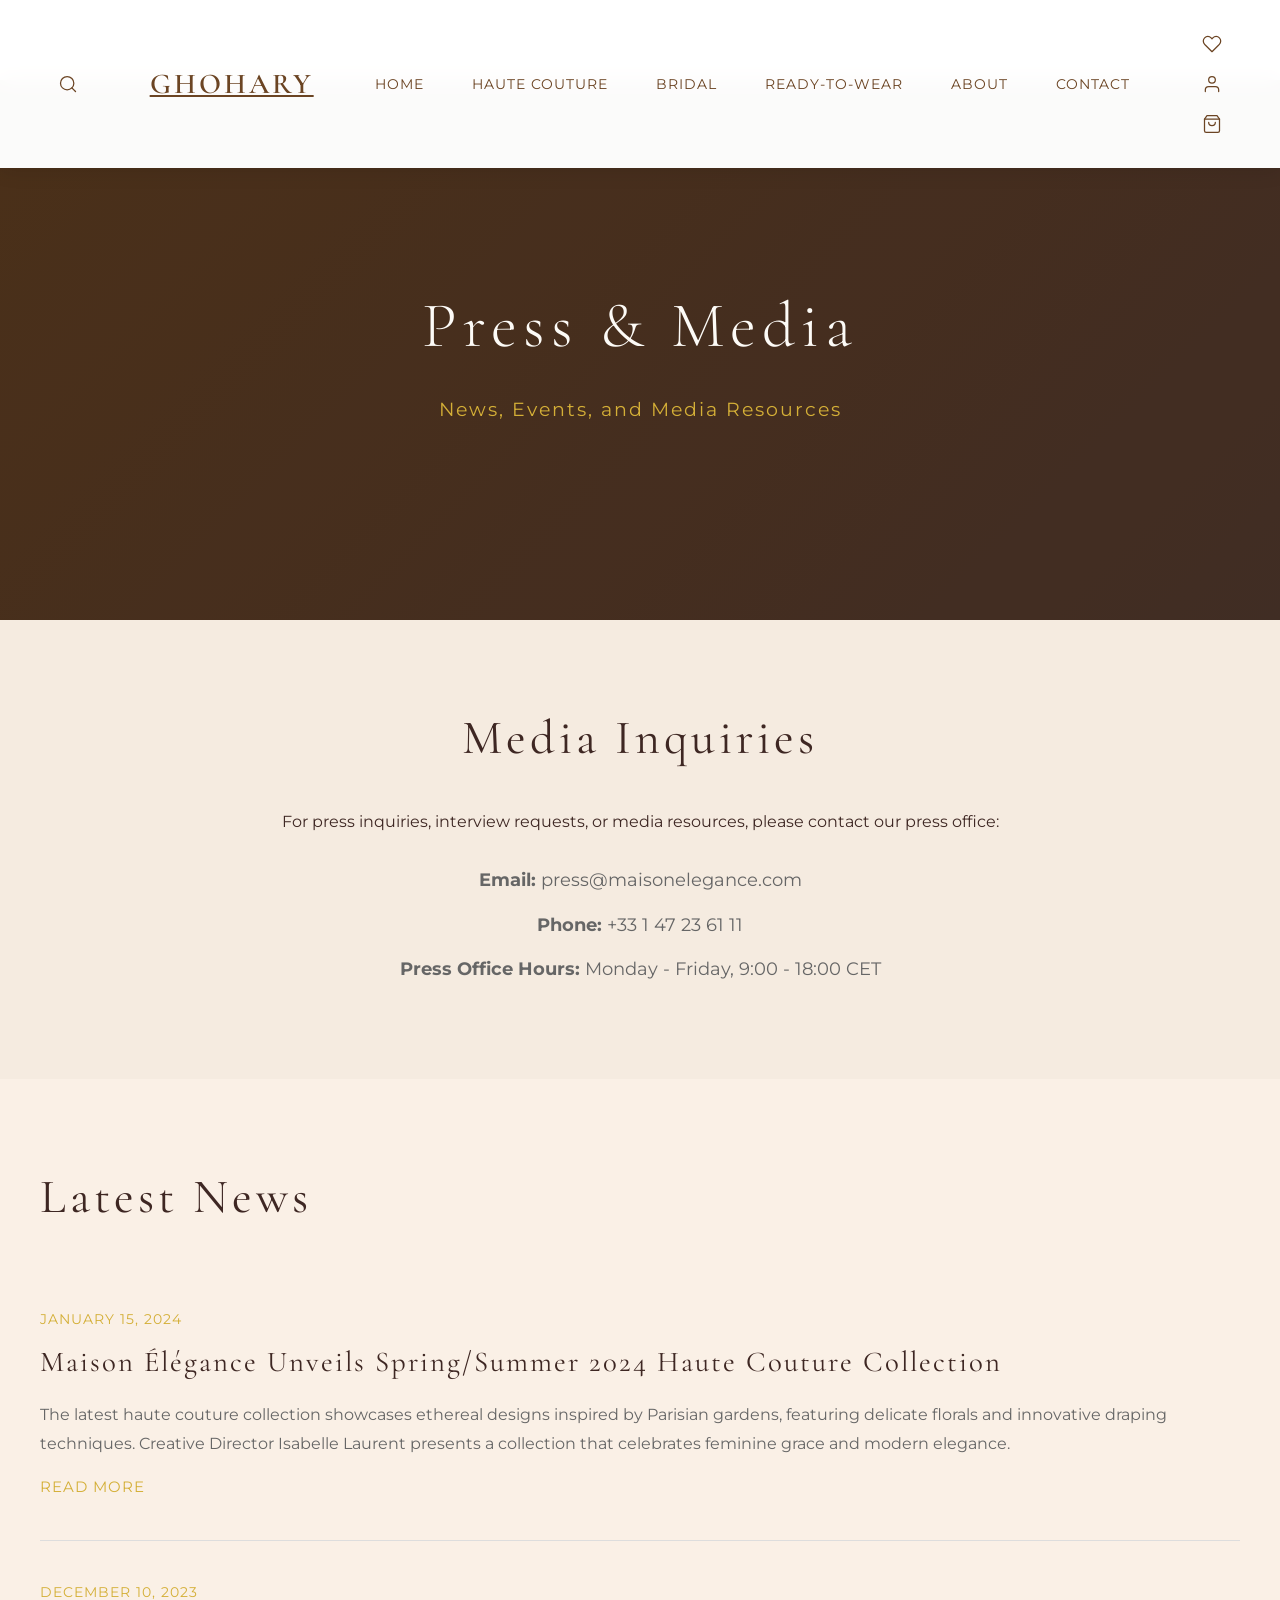
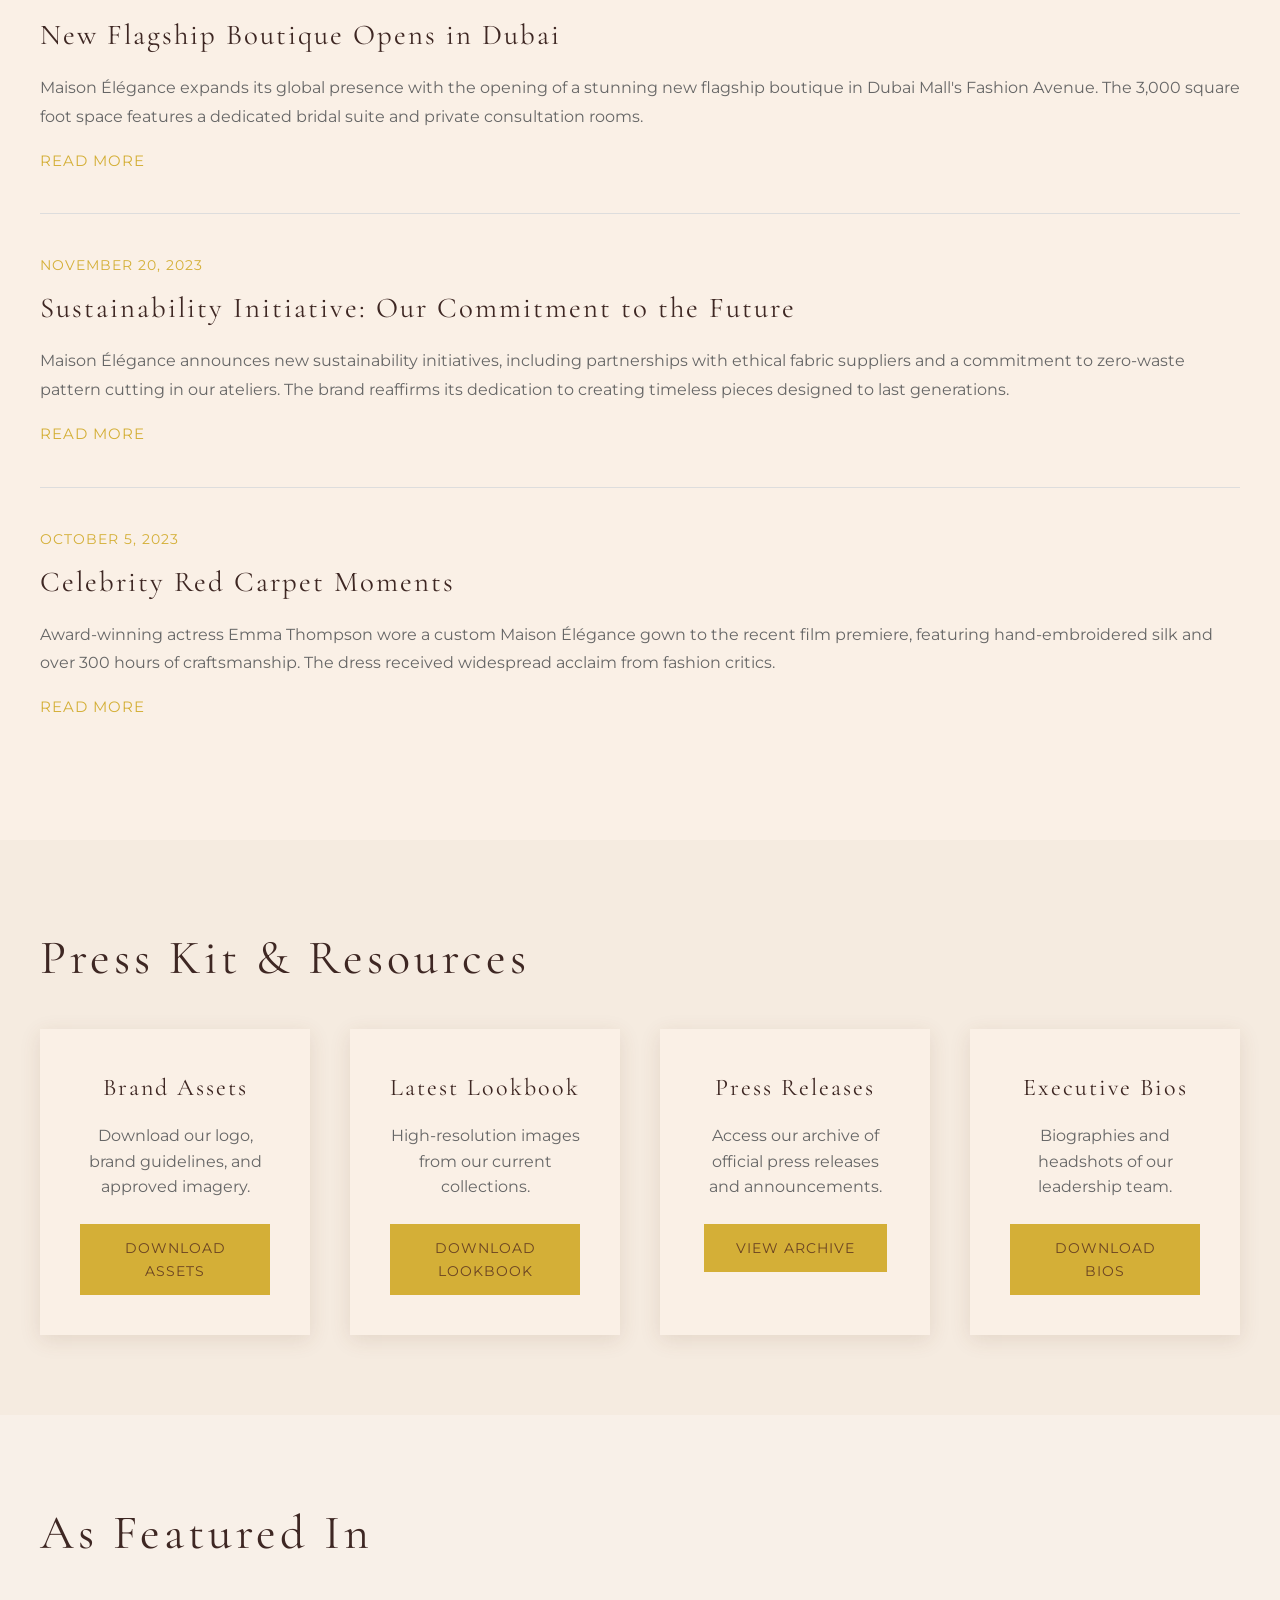
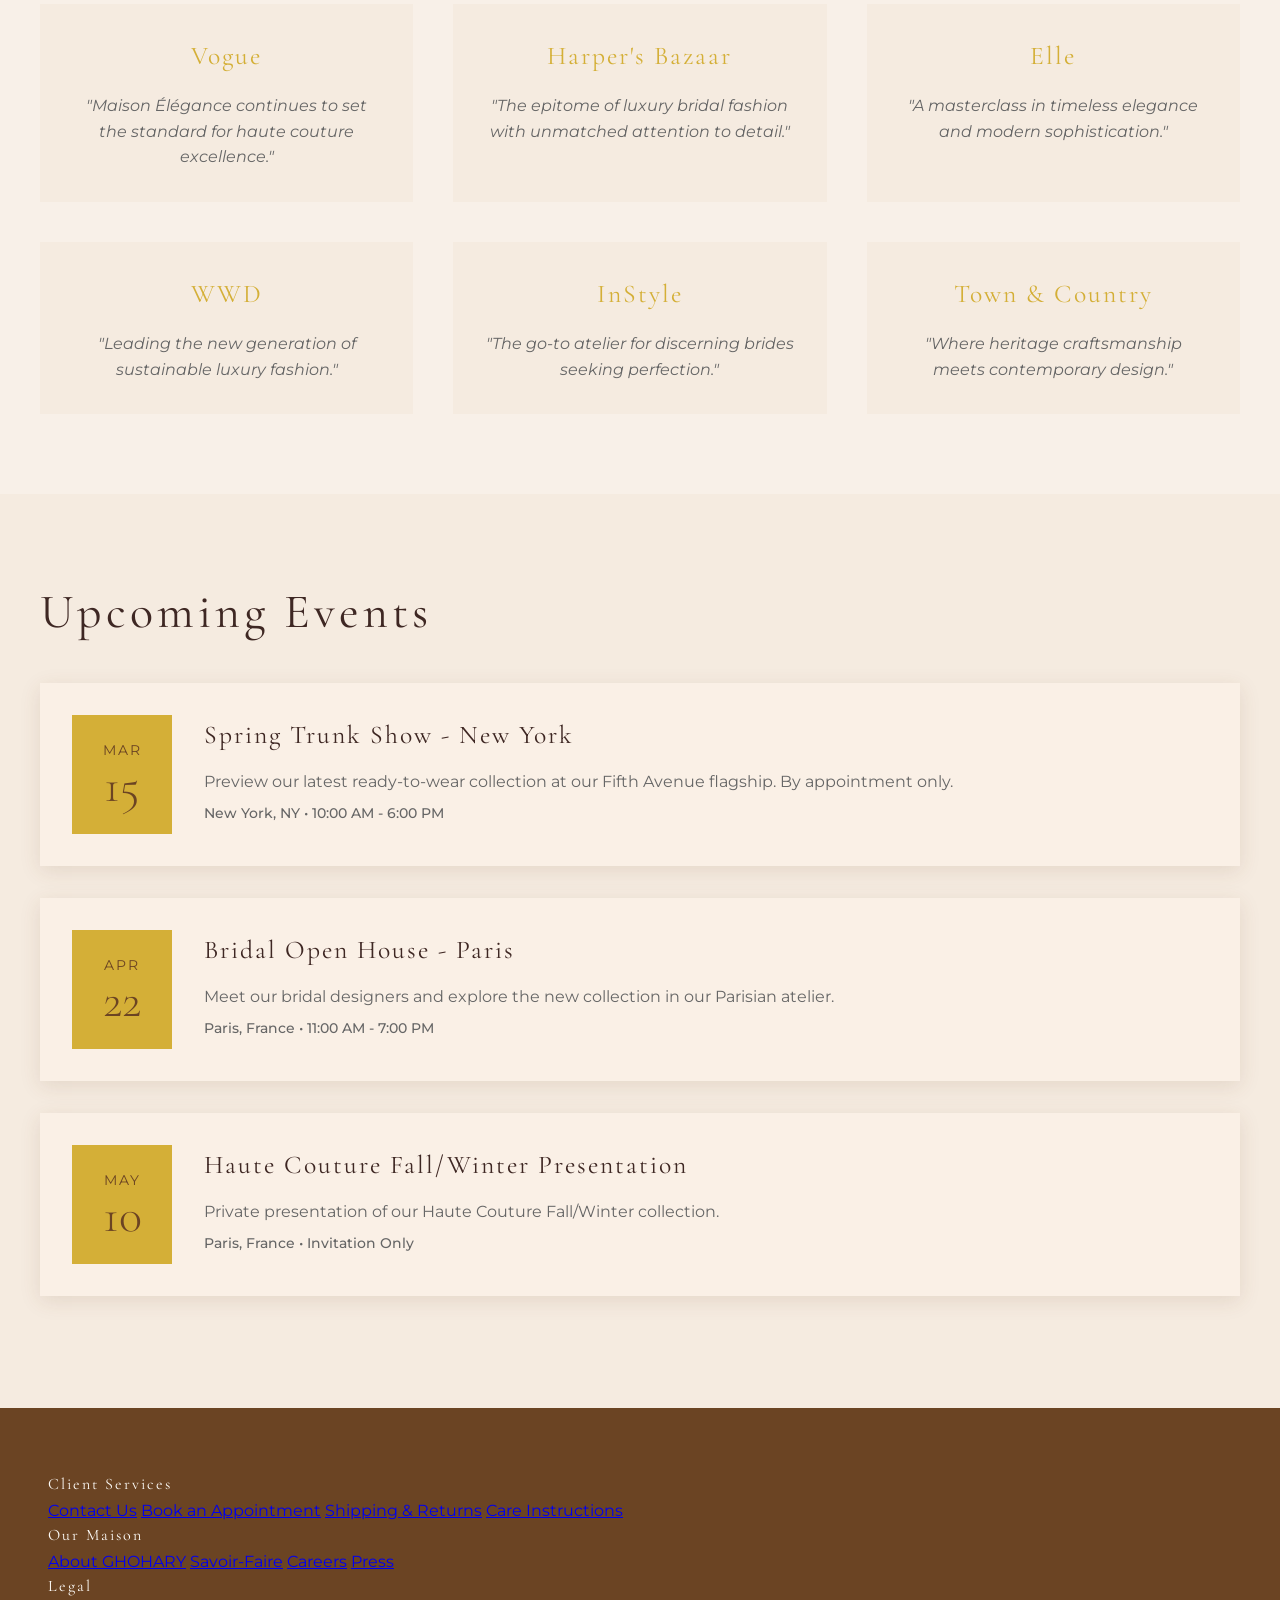
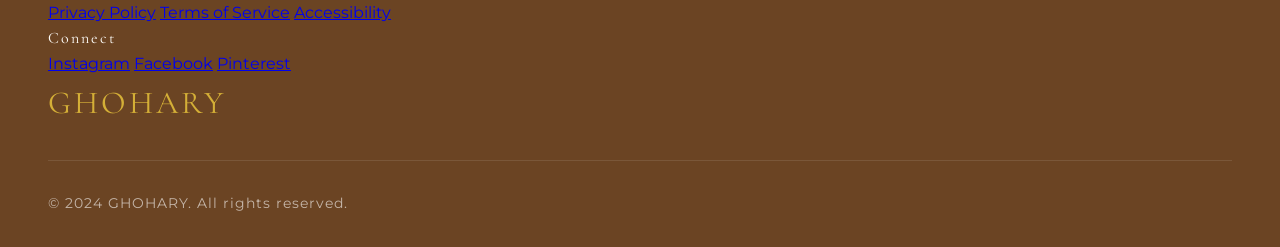
<file: press.html>
<!DOCTYPE html>
<html lang="en">
<head>
    <meta charset="UTF-8">
    <meta name="viewport" content="width=device-width, initial-scale=1.0">
    <title>Press - MAISON ÉLÉGANCE</title>
    <link rel="stylesheet" href="styles.css">
    <link rel="preconnect" href="https://fonts.googleapis.com">
    <link rel="preconnect" href="https://fonts.gstatic.com" crossorigin>
    <link href="https://fonts.googleapis.com/css2?family=Cormorant+Garamond:wght@300;400;500;600;700&family=Montserrat:wght@200;300;400;500;600&display=swap" rel="stylesheet">
</head>
<body>
    <!-- Header Placeholder -->
    <div id="header-placeholder"></div>

    <!-- Page Header -->
    <section class="page-header press-header">
        <div class="page-header-overlay"></div>
        <div class="page-header-content">
            <h1>Press & Media</h1>
            <p>News, Events, and Media Resources</p>
        </div>
    </section>

    <!-- Press Contact -->
    <section class="press-contact-section">
        <div class="press-contact-container">
            <h2>Media Inquiries</h2>
            <p>For press inquiries, interview requests, or media resources, please contact our press office:</p>
            <div class="press-contact-info">
                <p><strong>Email:</strong> press@maisonelegance.com</p>
                <p><strong>Phone:</strong> +33 1 47 23 61 11</p>
                <p><strong>Press Office Hours:</strong> Monday - Friday, 9:00 - 18:00 CET</p>
            </div>
        </div>
    </section>

    <!-- Latest News -->
    <section class="news-section">
        <div class="news-container">
            <h2>Latest News</h2>

            <div class="news-article">
                <div class="news-date">January 15, 2024</div>
                <h3>Maison Élégance Unveils Spring/Summer 2024 Haute Couture Collection</h3>
                <p>The latest haute couture collection showcases ethereal designs inspired by Parisian gardens, featuring delicate florals and innovative draping techniques. Creative Director Isabelle Laurent presents a collection that celebrates feminine grace and modern elegance.</p>
                <a href="#" class="news-read-more">Read More</a>
            </div>

            <div class="news-article">
                <div class="news-date">December 10, 2023</div>
                <h3>New Flagship Boutique Opens in Dubai</h3>
                <p>Maison Élégance expands its global presence with the opening of a stunning new flagship boutique in Dubai Mall's Fashion Avenue. The 3,000 square foot space features a dedicated bridal suite and private consultation rooms.</p>
                <a href="#" class="news-read-more">Read More</a>
            </div>

            <div class="news-article">
                <div class="news-date">November 20, 2023</div>
                <h3>Sustainability Initiative: Our Commitment to the Future</h3>
                <p>Maison Élégance announces new sustainability initiatives, including partnerships with ethical fabric suppliers and a commitment to zero-waste pattern cutting in our ateliers. The brand reaffirms its dedication to creating timeless pieces designed to last generations.</p>
                <a href="#" class="news-read-more">Read More</a>
            </div>

            <div class="news-article">
                <div class="news-date">October 5, 2023</div>
                <h3>Celebrity Red Carpet Moments</h3>
                <p>Award-winning actress Emma Thompson wore a custom Maison Élégance gown to the recent film premiere, featuring hand-embroidered silk and over 300 hours of craftsmanship. The dress received widespread acclaim from fashion critics.</p>
                <a href="#" class="news-read-more">Read More</a>
            </div>
        </div>
    </section>

    <!-- Press Kit -->
    <section class="press-kit-section">
        <div class="press-kit-container">
            <h2>Press Kit & Resources</h2>
            <div class="press-kit-grid">
                <div class="press-kit-item">
                    <h3>Brand Assets</h3>
                    <p>Download our logo, brand guidelines, and approved imagery.</p>
                    <a href="#" class="download-btn">Download Assets</a>
                </div>
                <div class="press-kit-item">
                    <h3>Latest Lookbook</h3>
                    <p>High-resolution images from our current collections.</p>
                    <a href="#" class="download-btn">Download Lookbook</a>
                </div>
                <div class="press-kit-item">
                    <h3>Press Releases</h3>
                    <p>Access our archive of official press releases and announcements.</p>
                    <a href="#" class="download-btn">View Archive</a>
                </div>
                <div class="press-kit-item">
                    <h3>Executive Bios</h3>
                    <p>Biographies and headshots of our leadership team.</p>
                    <a href="#" class="download-btn">Download Bios</a>
                </div>
            </div>
        </div>
    </section>

    <!-- As Seen In -->
    <section class="as-seen-section">
        <div class="as-seen-container">
            <h2>As Featured In</h2>
            <div class="publications-grid">
                <div class="publication-item">
                    <h3>Vogue</h3>
                    <p>"Maison Élégance continues to set the standard for haute couture excellence."</p>
                </div>
                <div class="publication-item">
                    <h3>Harper's Bazaar</h3>
                    <p>"The epitome of luxury bridal fashion with unmatched attention to detail."</p>
                </div>
                <div class="publication-item">
                    <h3>Elle</h3>
                    <p>"A masterclass in timeless elegance and modern sophistication."</p>
                </div>
                <div class="publication-item">
                    <h3>WWD</h3>
                    <p>"Leading the new generation of sustainable luxury fashion."</p>
                </div>
                <div class="publication-item">
                    <h3>InStyle</h3>
                    <p>"The go-to atelier for discerning brides seeking perfection."</p>
                </div>
                <div class="publication-item">
                    <h3>Town & Country</h3>
                    <p>"Where heritage craftsmanship meets contemporary design."</p>
                </div>
            </div>
        </div>
    </section>

    <!-- Events Calendar -->
    <section class="events-section">
        <div class="events-container">
            <h2>Upcoming Events</h2>

            <div class="event-card">
                <div class="event-date-box">
                    <span class="event-month">MAR</span>
                    <span class="event-day">15</span>
                </div>
                <div class="event-details">
                    <h3>Spring Trunk Show - New York</h3>
                    <p>Preview our latest ready-to-wear collection at our Fifth Avenue flagship. By appointment only.</p>
                    <p class="event-location">New York, NY • 10:00 AM - 6:00 PM</p>
                </div>
            </div>

            <div class="event-card">
                <div class="event-date-box">
                    <span class="event-month">APR</span>
                    <span class="event-day">22</span>
                </div>
                <div class="event-details">
                    <h3>Bridal Open House - Paris</h3>
                    <p>Meet our bridal designers and explore the new collection in our Parisian atelier.</p>
                    <p class="event-location">Paris, France • 11:00 AM - 7:00 PM</p>
                </div>
            </div>

            <div class="event-card">
                <div class="event-date-box">
                    <span class="event-month">MAY</span>
                    <span class="event-day">10</span>
                </div>
                <div class="event-details">
                    <h3>Haute Couture Fall/Winter Presentation</h3>
                    <p>Private presentation of our Haute Couture Fall/Winter collection.</p>
                    <p class="event-location">Paris, France • Invitation Only</p>
                </div>
            </div>
        </div>
    </section>

    <!-- Footer Placeholder -->
    <div id="footer-placeholder"></div>

    <script src="shared.js"></script>
    <script src="script.js"></script>
</body>
</html>
</file>
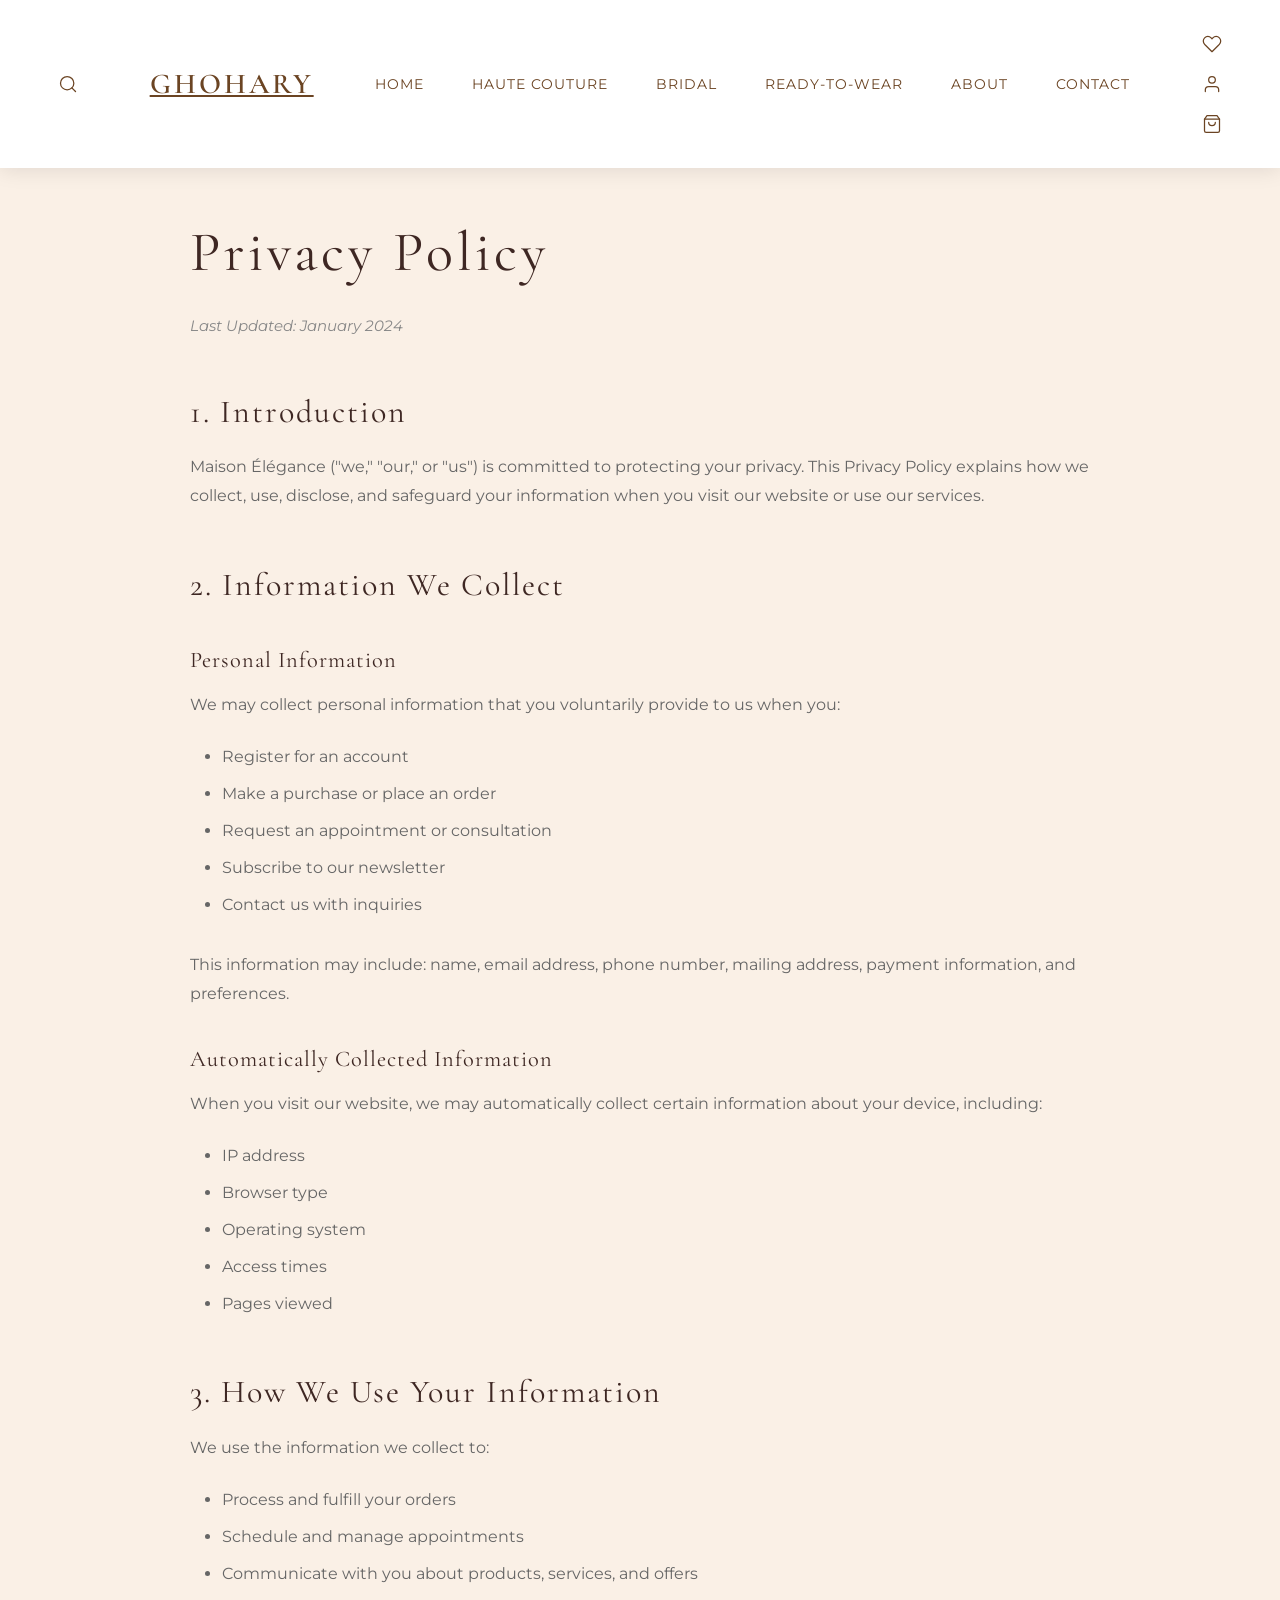
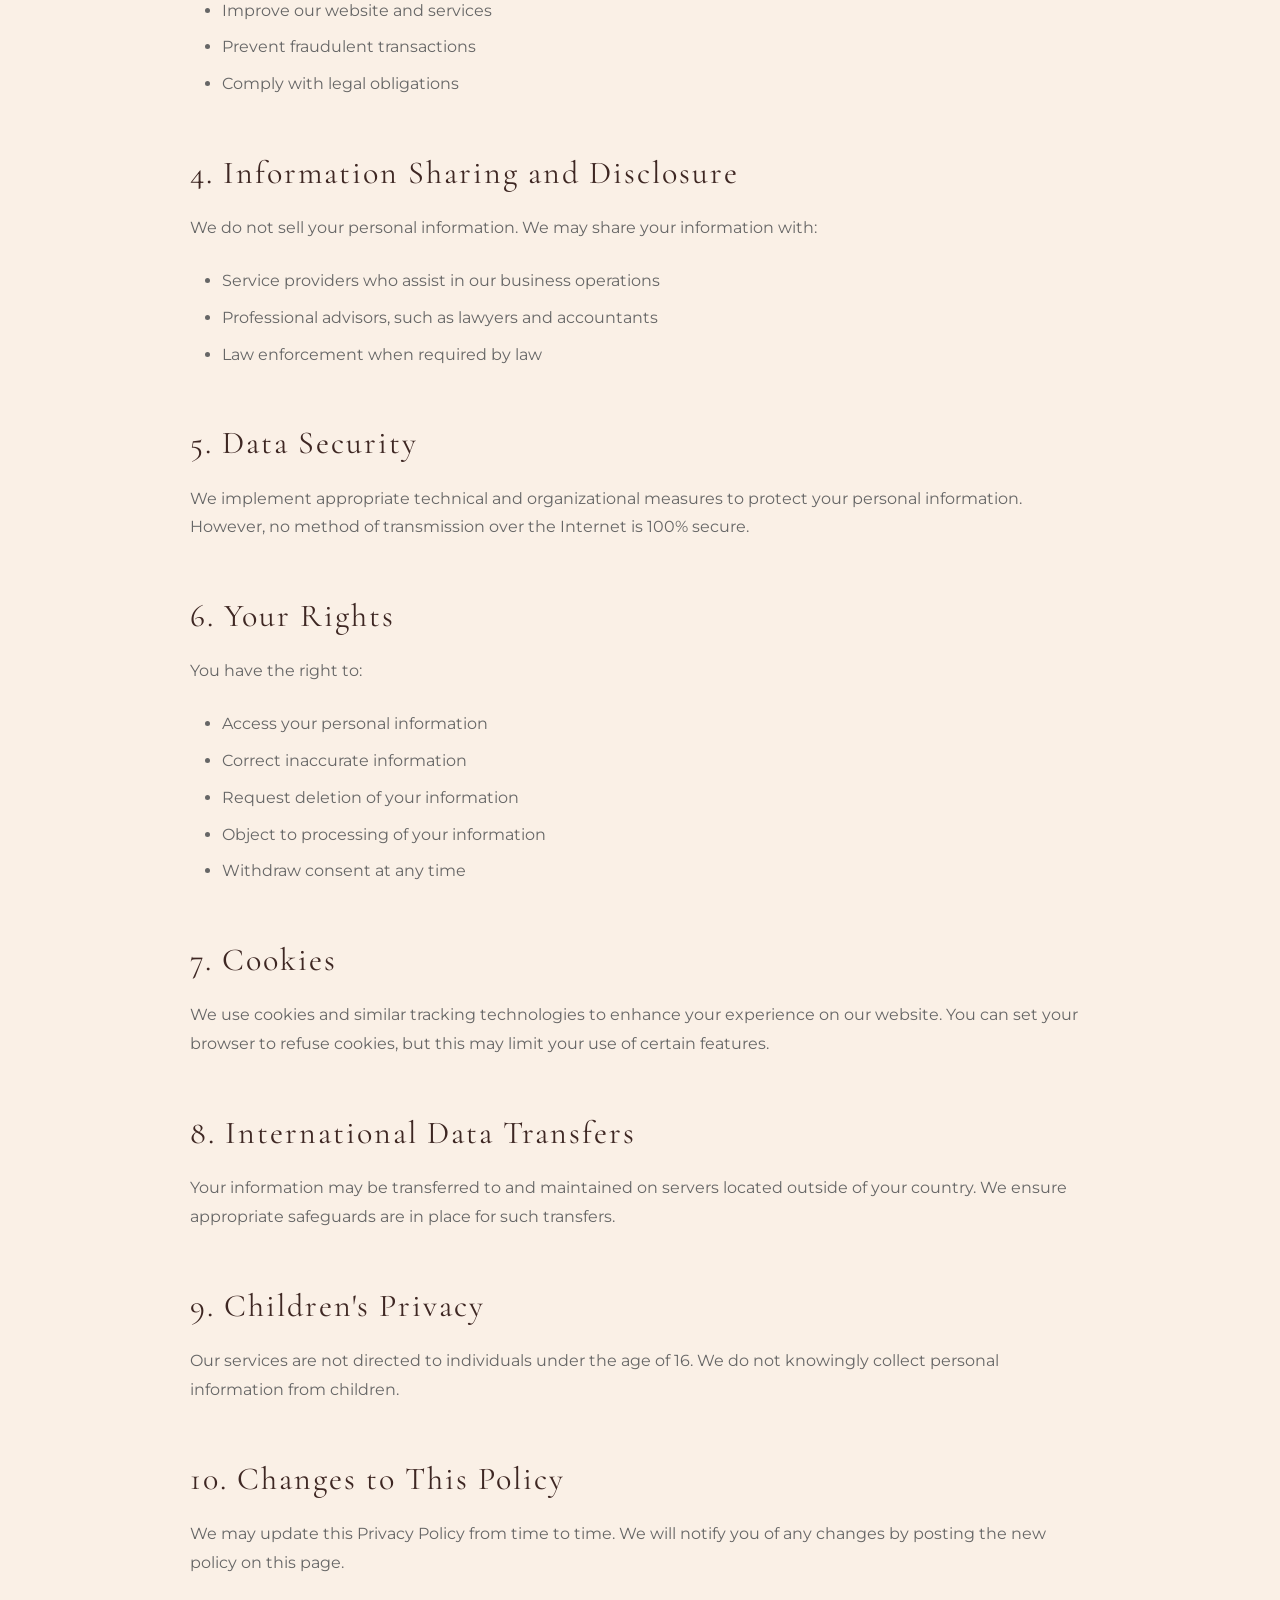
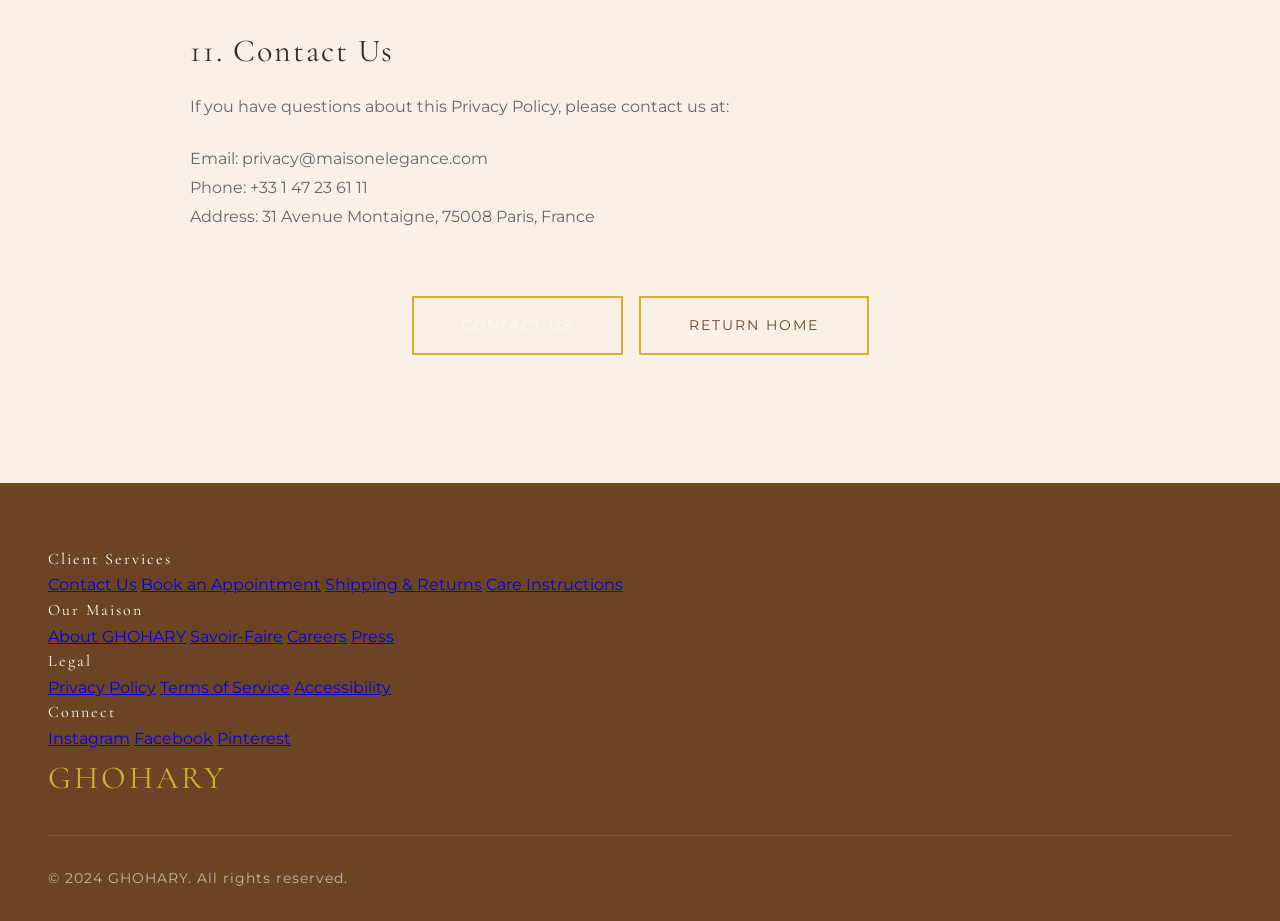
<file: privacy.html>
<!DOCTYPE html>
<html lang="en">
<head>
    <meta charset="UTF-8">
    <meta name="viewport" content="width=device-width, initial-scale=1.0">
    <title>Privacy Policy - MAISON ÉLÉGANCE</title>
    <link rel="stylesheet" href="styles.css">
    <link rel="preconnect" href="https://fonts.googleapis.com">
    <link rel="preconnect" href="https://fonts.gstatic.com" crossorigin>
    <link href="https://fonts.googleapis.com/css2?family=Cormorant+Garamond:wght@300;400;500;600;700&family=Montserrat:wght@200;300;400;500;600&display=swap" rel="stylesheet">
</head>
<body>
    <!-- Header Placeholder -->
    <div id="header-placeholder"></div>

    <!-- Page Content -->
    <section class="legal-page">
        <div class="legal-container">
            <h1>Privacy Policy</h1>
            <p class="legal-updated">Last Updated: January 2024</p>

            <div class="legal-content">
                <h2>1. Introduction</h2>
                <p>Maison Élégance ("we," "our," or "us") is committed to protecting your privacy. This Privacy Policy explains how we collect, use, disclose, and safeguard your information when you visit our website or use our services.</p>

                <h2>2. Information We Collect</h2>
                <h3>Personal Information</h3>
                <p>We may collect personal information that you voluntarily provide to us when you:</p>
                <ul>
                    <li>Register for an account</li>
                    <li>Make a purchase or place an order</li>
                    <li>Request an appointment or consultation</li>
                    <li>Subscribe to our newsletter</li>
                    <li>Contact us with inquiries</li>
                </ul>
                <p>This information may include: name, email address, phone number, mailing address, payment information, and preferences.</p>

                <h3>Automatically Collected Information</h3>
                <p>When you visit our website, we may automatically collect certain information about your device, including:</p>
                <ul>
                    <li>IP address</li>
                    <li>Browser type</li>
                    <li>Operating system</li>
                    <li>Access times</li>
                    <li>Pages viewed</li>
                </ul>

                <h2>3. How We Use Your Information</h2>
                <p>We use the information we collect to:</p>
                <ul>
                    <li>Process and fulfill your orders</li>
                    <li>Schedule and manage appointments</li>
                    <li>Communicate with you about products, services, and offers</li>
                    <li>Improve our website and services</li>
                    <li>Prevent fraudulent transactions</li>
                    <li>Comply with legal obligations</li>
                </ul>

                <h2>4. Information Sharing and Disclosure</h2>
                <p>We do not sell your personal information. We may share your information with:</p>
                <ul>
                    <li>Service providers who assist in our business operations</li>
                    <li>Professional advisors, such as lawyers and accountants</li>
                    <li>Law enforcement when required by law</li>
                </ul>

                <h2>5. Data Security</h2>
                <p>We implement appropriate technical and organizational measures to protect your personal information. However, no method of transmission over the Internet is 100% secure.</p>

                <h2>6. Your Rights</h2>
                <p>You have the right to:</p>
                <ul>
                    <li>Access your personal information</li>
                    <li>Correct inaccurate information</li>
                    <li>Request deletion of your information</li>
                    <li>Object to processing of your information</li>
                    <li>Withdraw consent at any time</li>
                </ul>

                <h2>7. Cookies</h2>
                <p>We use cookies and similar tracking technologies to enhance your experience on our website. You can set your browser to refuse cookies, but this may limit your use of certain features.</p>

                <h2>8. International Data Transfers</h2>
                <p>Your information may be transferred to and maintained on servers located outside of your country. We ensure appropriate safeguards are in place for such transfers.</p>

                <h2>9. Children's Privacy</h2>
                <p>Our services are not directed to individuals under the age of 16. We do not knowingly collect personal information from children.</p>

                <h2>10. Changes to This Policy</h2>
                <p>We may update this Privacy Policy from time to time. We will notify you of any changes by posting the new policy on this page.</p>

                <h2>11. Contact Us</h2>
                <p>If you have questions about this Privacy Policy, please contact us at:</p>
                <p>
                    Email: privacy@maisonelegance.com<br>
                    Phone: +33 1 47 23 61 11<br>
                    Address: 31 Avenue Montaigne, 75008 Paris, France
                </p>
            </div>

            <div class="legal-cta">
                <a href="contact.html" class="cta-button">Contact Us</a>
                <a href="index.html" class="cta-button cta-secondary">Return Home</a>
            </div>
        </div>
    </section>

    <!-- Footer Placeholder -->
    <div id="footer-placeholder"></div>

    <script src="shared.js"></script>
    <script src="script.js"></script>
</body>
</html>
</file>
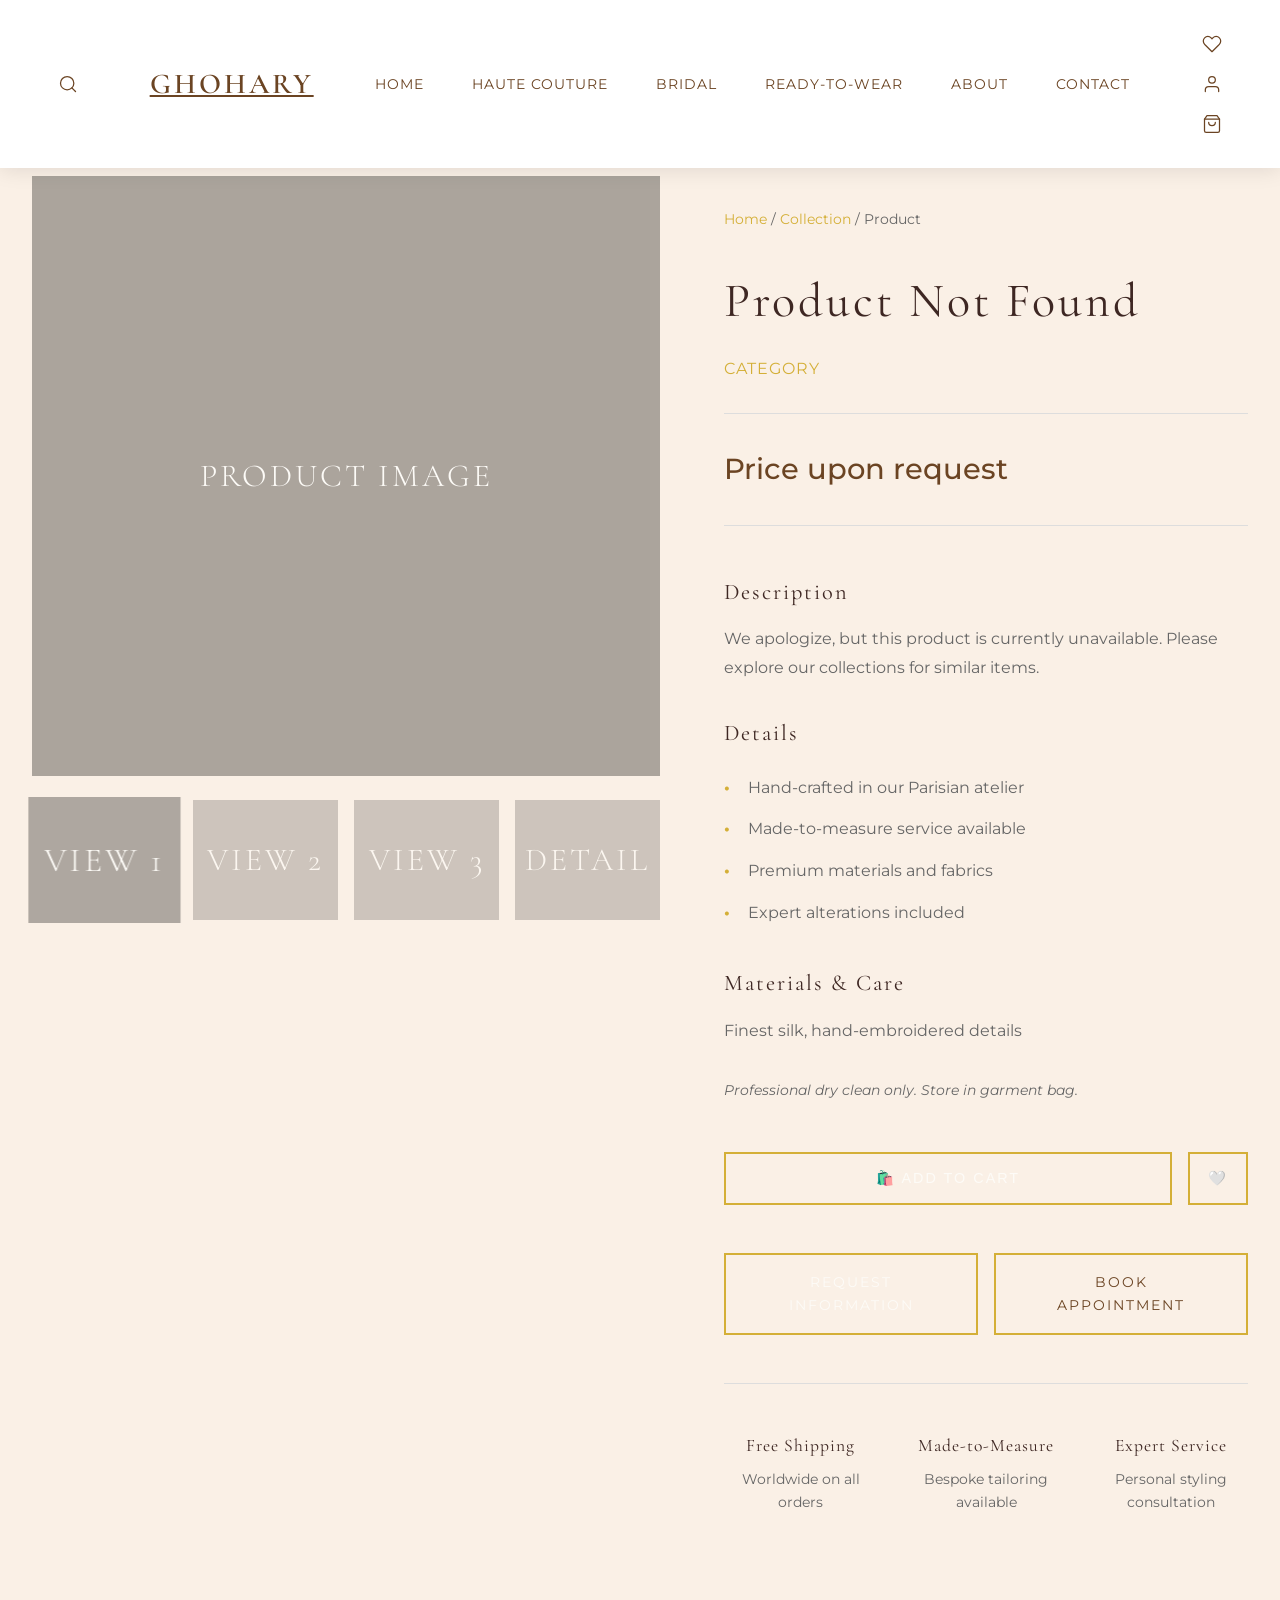
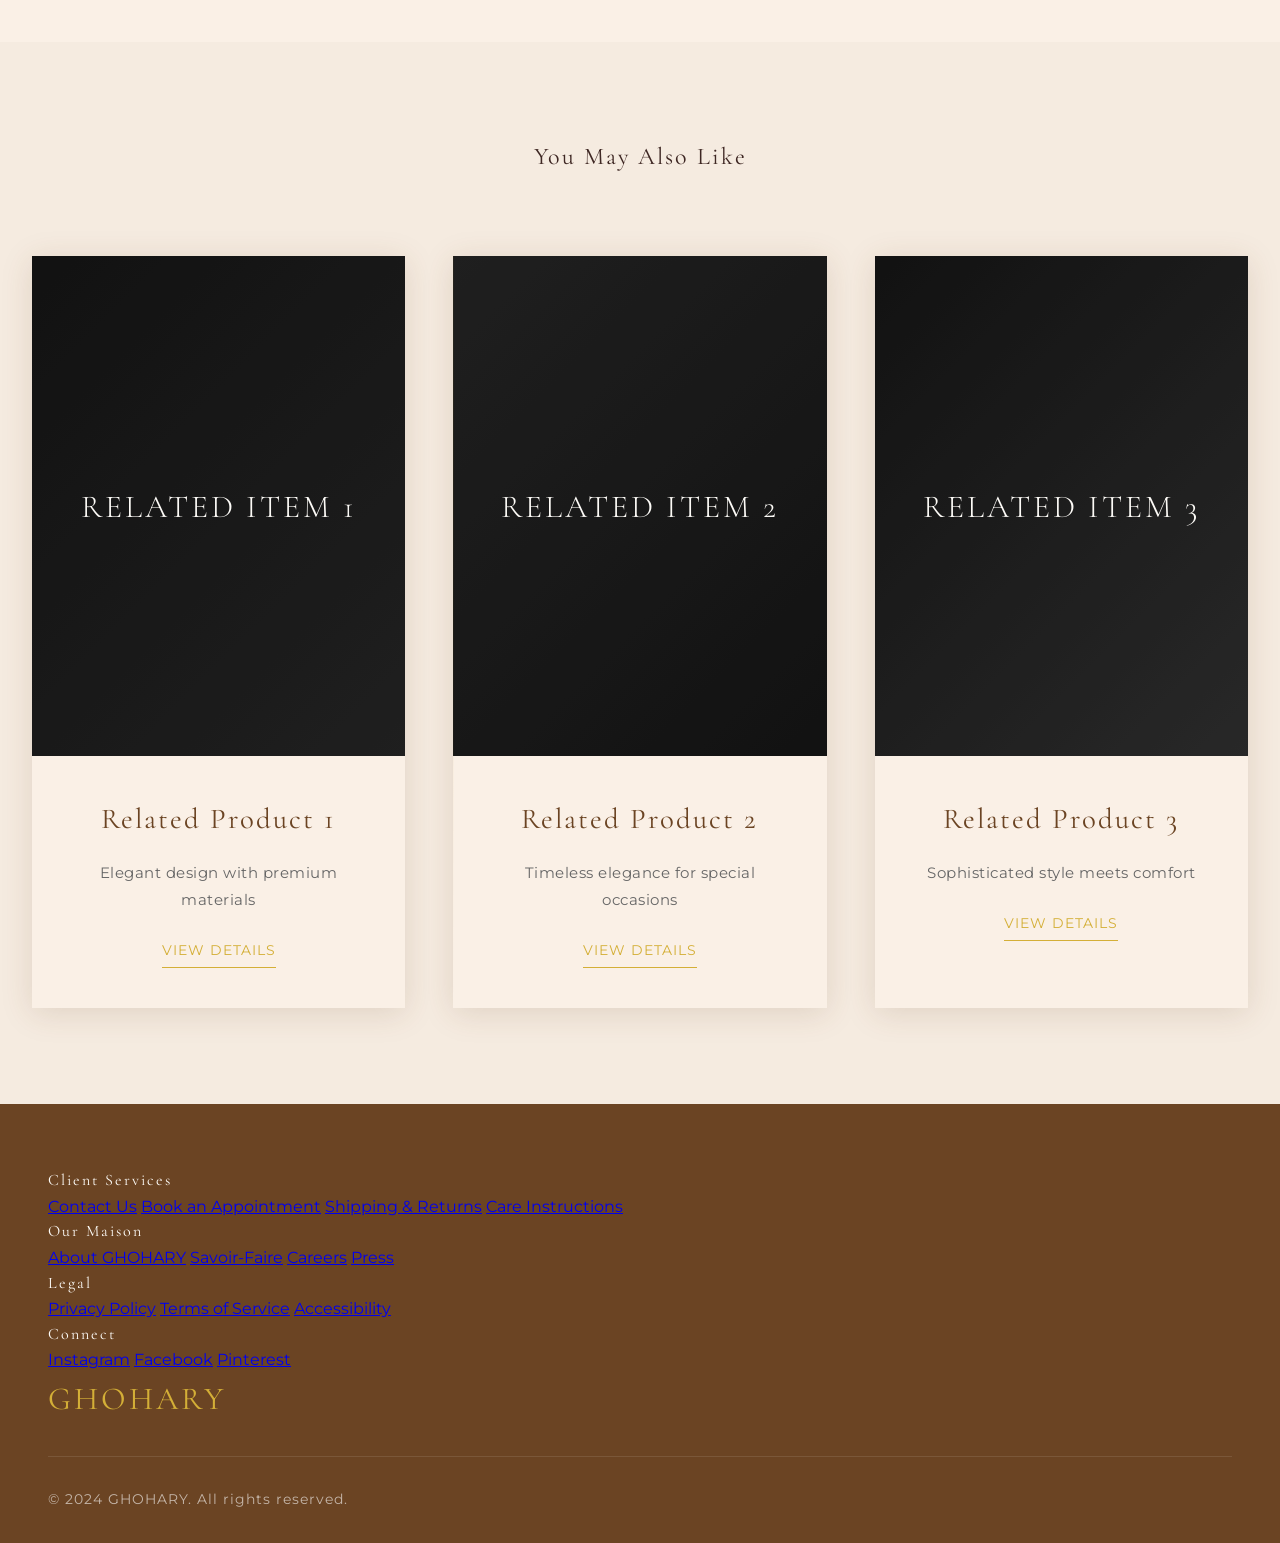
<file: product-detail.html>
<!DOCTYPE html>
<html lang="en">
<head>
    <meta charset="UTF-8">
    <meta name="viewport" content="width=device-width, initial-scale=1.0">
    <title>Product Details - MAISON ÉLÉGANCE</title>
    <link rel="stylesheet" href="styles.css">
    <link rel="preconnect" href="https://fonts.googleapis.com">
    <link rel="preconnect" href="https://fonts.gstatic.com" crossorigin>
    <link href="https://fonts.googleapis.com/css2?family=Cormorant+Garamond:wght@300;400;500;600;700&family=Montserrat:wght@200;300;400;500;600&display=swap" rel="stylesheet">
</head>
<body>
    <!-- Header Placeholder -->
    <div id="header-placeholder"></div>

    <!-- Product Detail Section -->
    <section class="product-detail-section">
        <div class="product-detail-container">
            <div class="product-detail-gallery">
                <div class="main-image" id="mainImage">
                    <div class="image-placeholder">
                        <span id="imagePlaceholderText">PRODUCT IMAGE</span>
                    </div>
                </div>
                <div class="thumbnail-grid">
                    <div class="thumbnail active">
                        <div class="image-placeholder">
                            <span>VIEW 1</span>
                        </div>
                    </div>
                    <div class="thumbnail">
                        <div class="image-placeholder">
                            <span>VIEW 2</span>
                        </div>
                    </div>
                    <div class="thumbnail">
                        <div class="image-placeholder">
                            <span>VIEW 3</span>
                        </div>
                    </div>
                    <div class="thumbnail">
                        <div class="image-placeholder">
                            <span>DETAIL</span>
                        </div>
                    </div>
                </div>
            </div>

            <div class="product-detail-info">
                <div class="breadcrumb">
                    <a href="index.html">Home</a> /
                    <a href="#" id="breadcrumbCategory">Collection</a> /
                    <span id="breadcrumbProduct">Product</span>
                </div>

                <h1 id="productTitle">Product Name</h1>
                <p class="product-detail-category" id="productCategory">Category</p>

                <div class="product-price-section">
                    <p class="product-detail-price" id="productPrice">Price upon request</p>
                </div>

                <div class="product-description-section">
                    <h3>Description</h3>
                    <p id="productDescription">Product description will appear here.</p>
                </div>

                <div class="product-details-list">
                    <h3>Details</h3>
                    <ul id="productDetailsList">
                        <li>Hand-crafted in our Parisian atelier</li>
                        <li>Made-to-measure service available</li>
                        <li>Premium materials and fabrics</li>
                        <li>Expert alterations included</li>
                    </ul>
                </div>

                <div class="product-materials">
                    <h3>Materials & Care</h3>
                    <p id="productMaterials">Finest silk, hand-embroidered details</p>
                    <p class="care-instructions">Professional dry clean only. Store in garment bag.</p>
                </div>

                <div class="product-actions">
                    <button class="cta-button" id="addToCartBtn" style="flex: 1; cursor: pointer;">
                        🛍️ Add to Cart
                    </button>
                    <button class="cta-button cta-secondary" id="addToWishlistBtn" style="width: 60px; padding: 0.8rem; cursor: pointer;">
                        🤍
                    </button>
                </div>

                <div class="product-actions" style="margin-top: 1rem;">
                    <a href="contact.html?inquiry=product" class="cta-button" style="flex: 1; text-align: center;">Request Information</a>
                    <a href="contact.html?service=appointment" class="cta-button cta-secondary" style="flex: 1; text-align: center;">Book Appointment</a>
                </div>

                <div class="product-features">
                    <div class="feature-item">
                        <h4>Free Shipping</h4>
                        <p>Worldwide on all orders</p>
                    </div>
                    <div class="feature-item">
                        <h4>Made-to-Measure</h4>
                        <p>Bespoke tailoring available</p>
                    </div>
                    <div class="feature-item">
                        <h4>Expert Service</h4>
                        <p>Personal styling consultation</p>
                    </div>
                </div>
            </div>
        </div>
    </section>

    <!-- Related Products -->
    <section class="related-products">
        <div class="section-header">
            <h2>You May Also Like</h2>
        </div>
        <div class="collection-grid">
            <div class="collection-item">
                <div class="collection-image" style="background: linear-gradient(135deg, #1a1a1a 0%, #2d2d2d 100%);">
                    <div class="image-placeholder">
                        <span>RELATED ITEM 1</span>
                    </div>
                </div>
                <div class="collection-info">
                    <h3>Related Product 1</h3>
                    <p>Elegant design with premium materials</p>
                    <a href="#" class="learn-more">View Details</a>
                </div>
            </div>
            <div class="collection-item">
                <div class="collection-image" style="background: linear-gradient(135deg, #2d2d2d 0%, #1a1a1a 100%);">
                    <div class="image-placeholder">
                        <span>RELATED ITEM 2</span>
                    </div>
                </div>
                <div class="collection-info">
                    <h3>Related Product 2</h3>
                    <p>Timeless elegance for special occasions</p>
                    <a href="#" class="learn-more">View Details</a>
                </div>
            </div>
            <div class="collection-item">
                <div class="collection-image" style="background: linear-gradient(135deg, #1a1a1a 0%, #3a3a3a 100%);">
                    <div class="image-placeholder">
                        <span>RELATED ITEM 3</span>
                    </div>
                </div>
                <div class="collection-info">
                    <h3>Related Product 3</h3>
                    <p>Sophisticated style meets comfort</p>
                    <a href="#" class="learn-more">View Details</a>
                </div>
            </div>
        </div>
    </section>

    <!-- Footer Placeholder -->
    <div id="footer-placeholder"></div>

    <script src="shared.js"></script>
    <script src="script.js"></script>
    <script src="product-detail.js"></script>
</body>
</html>
</file>
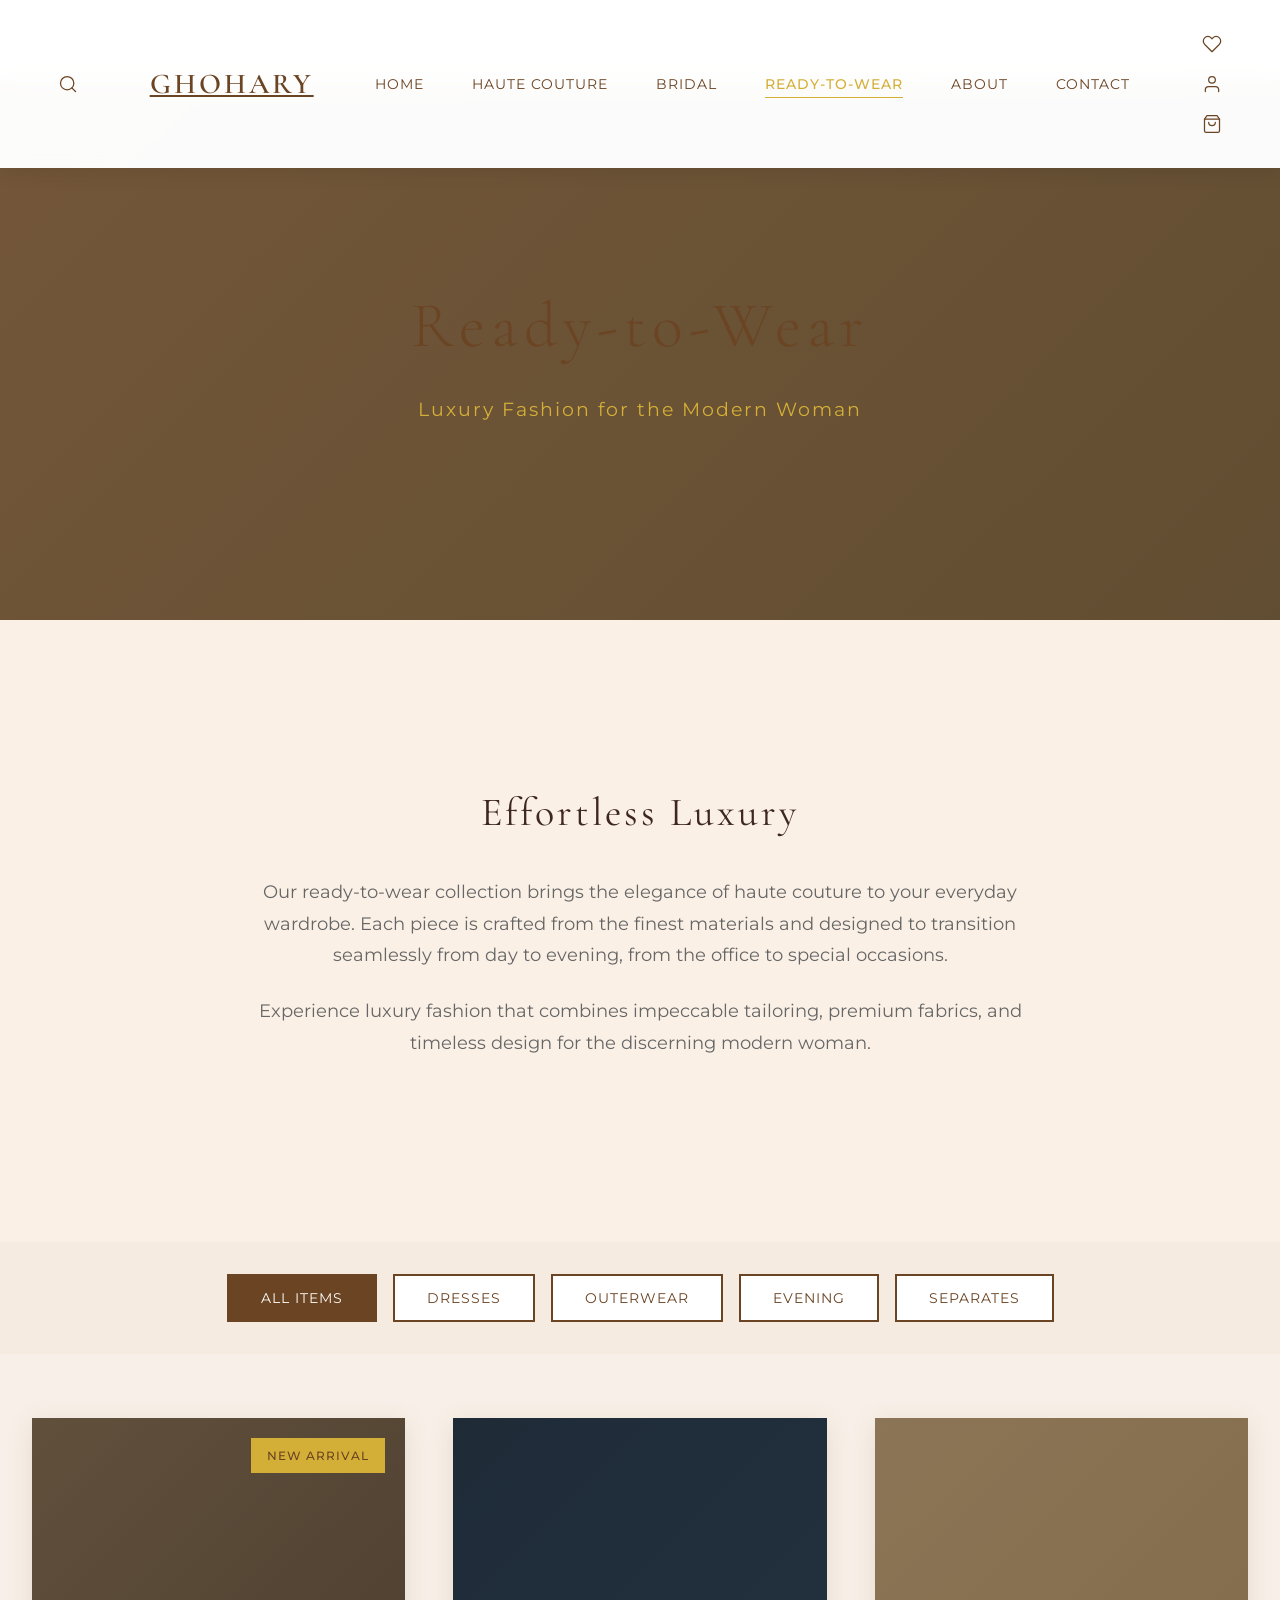
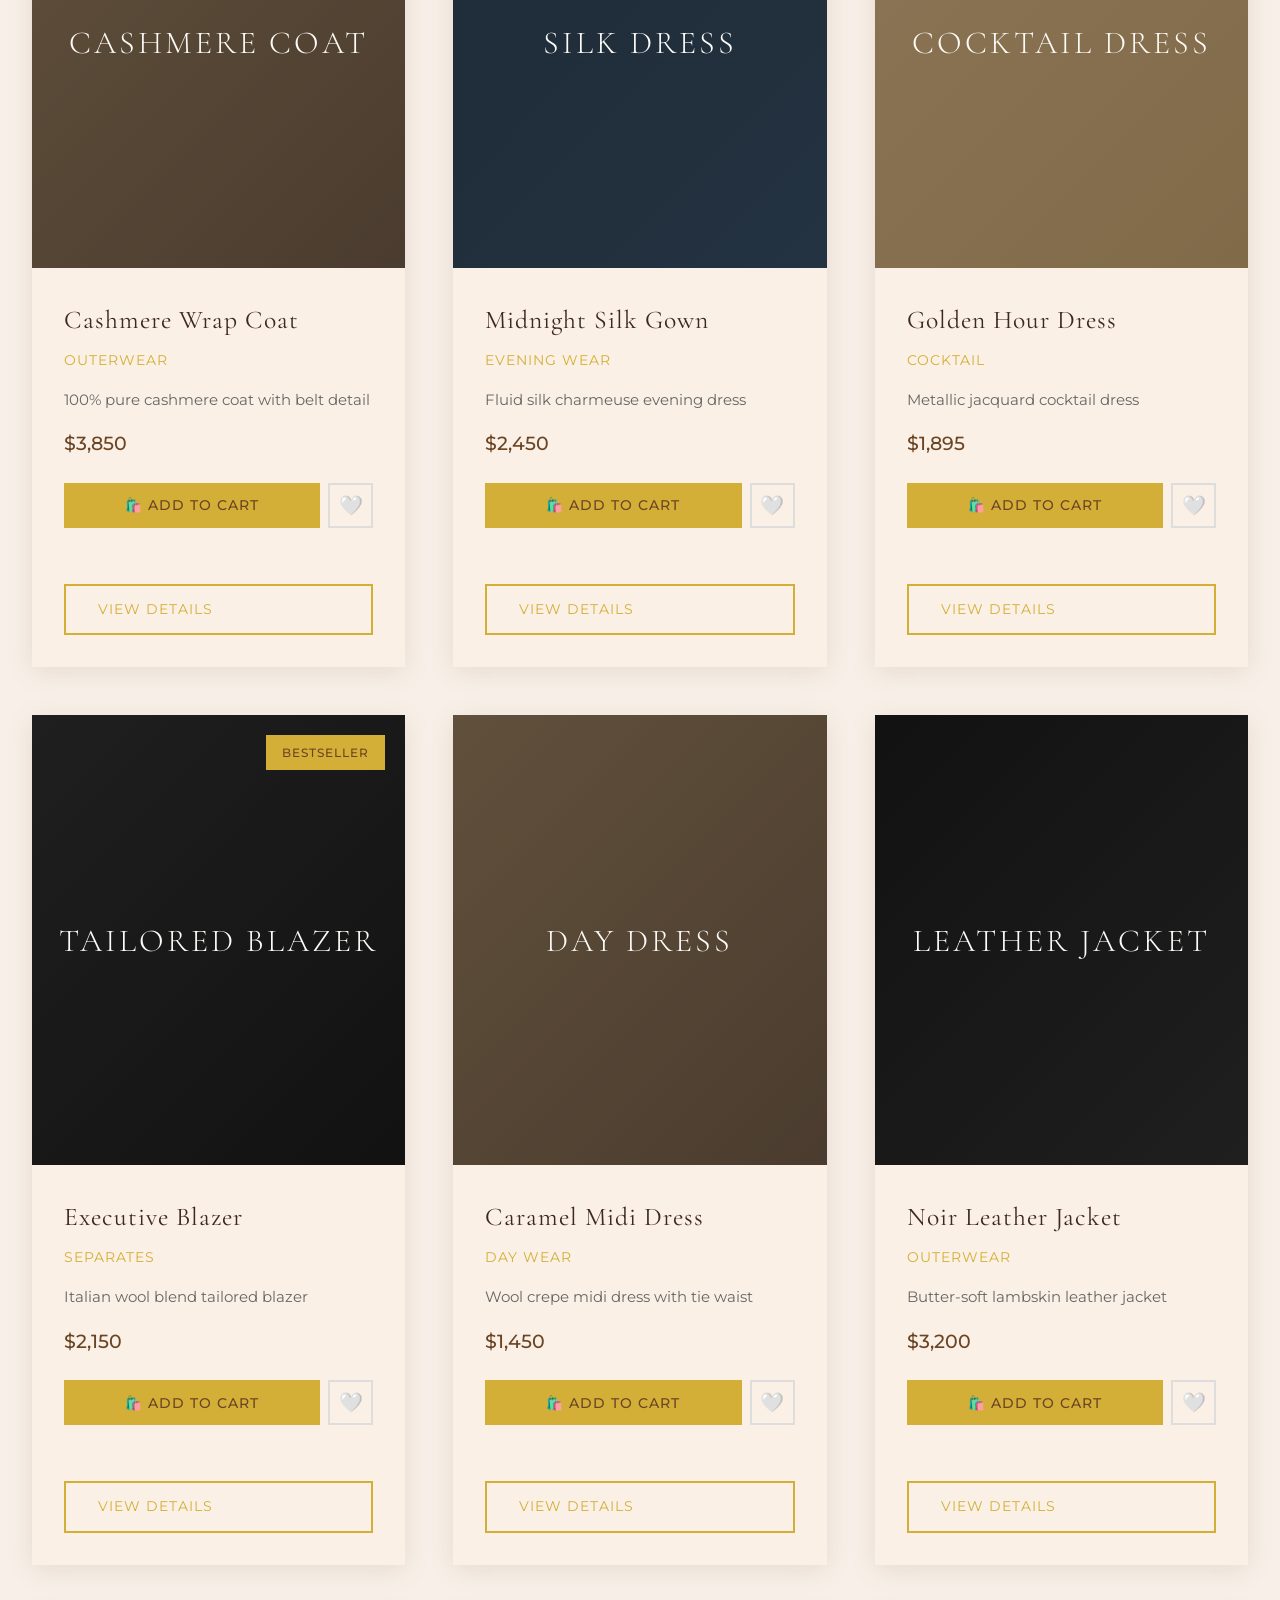
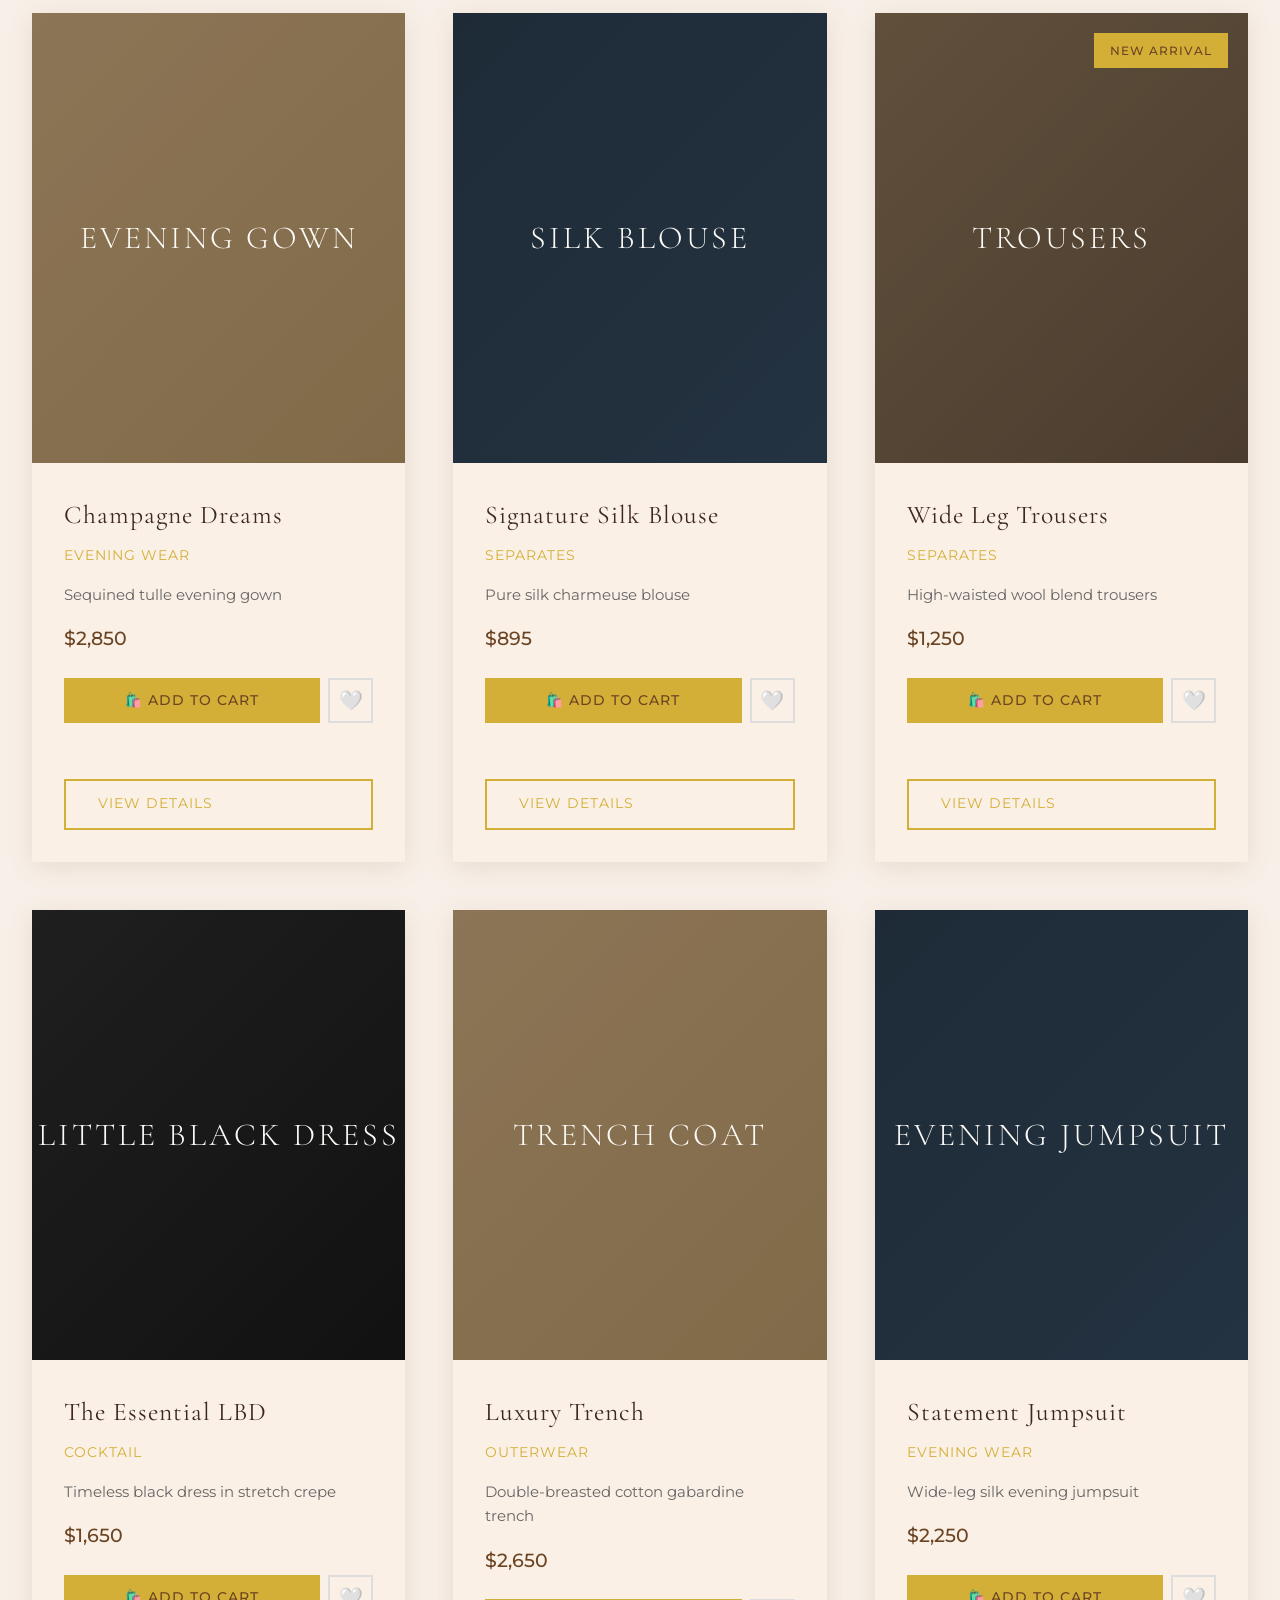
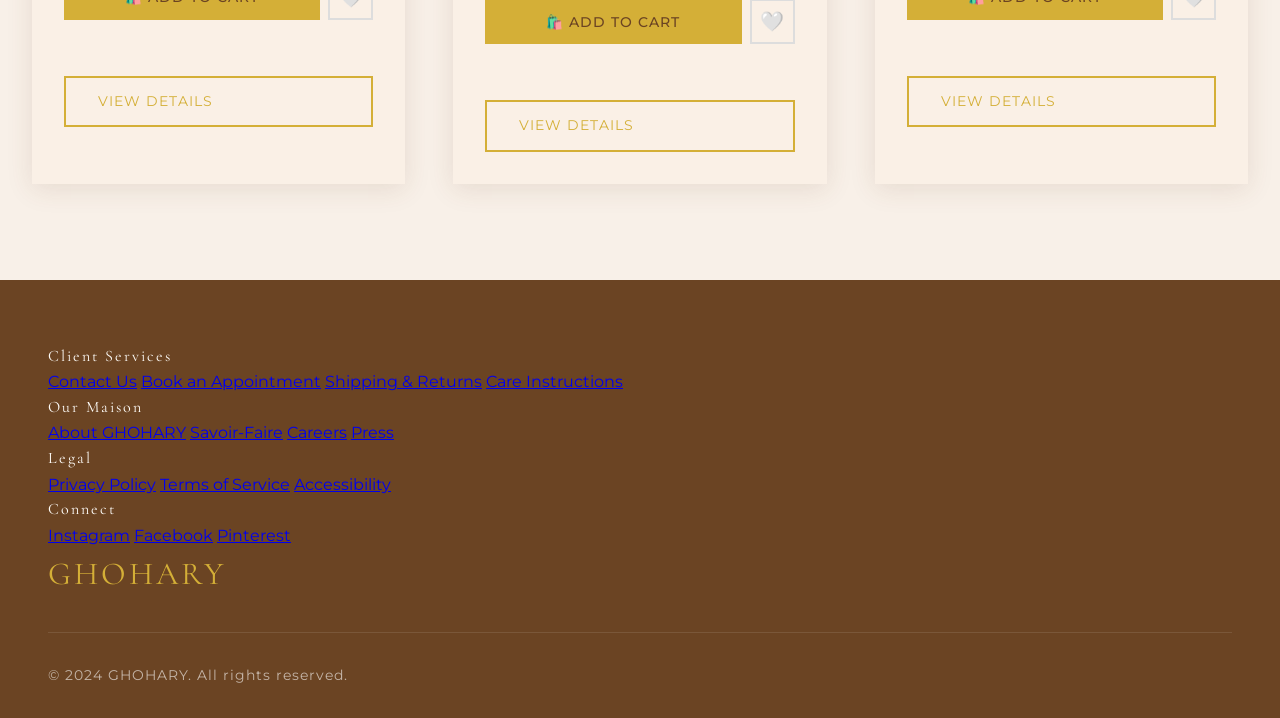
<file: ready-to-wear.html>
<!DOCTYPE html>
<html lang="en">
<head>
    <meta charset="UTF-8">
    <meta name="viewport" content="width=device-width, initial-scale=1.0">
    <title>Ready-to-Wear - MAISON ÉLÉGANCE</title>
    <link rel="stylesheet" href="styles.css">
    <link rel="preconnect" href="https://fonts.googleapis.com">
    <link rel="preconnect" href="https://fonts.gstatic.com" crossorigin>
    <link href="https://fonts.googleapis.com/css2?family=Cormorant+Garamond:wght@300;400;500;600;700&family=Montserrat:wght@200;300;400;500;600&display=swap" rel="stylesheet">
</head>
<body>
    <!-- Header Placeholder -->
    <div id="header-placeholder"></div>

    <!-- Page Header -->
    <section class="page-header rtw-header">
        <div class="page-header-overlay"></div>
        <div class="page-header-content">
            <h1>Ready-to-Wear</h1>
            <p>Luxury Fashion for the Modern Woman</p>
        </div>
    </section>

    <!-- Collection Introduction -->
    <section class="collection-intro">
        <div class="intro-container">
            <h2>Effortless Luxury</h2>
            <p>Our ready-to-wear collection brings the elegance of haute couture to your everyday wardrobe. Each piece is crafted from the finest materials and designed to transition seamlessly from day to evening, from the office to special occasions.</p>
            <p>Experience luxury fashion that combines impeccable tailoring, premium fabrics, and timeless design for the discerning modern woman.</p>
        </div>
    </section>

    <!-- Filter Section -->
    <section class="filter-section">
        <div class="filter-container">
            <button class="filter-btn active" data-category="all">All Items</button>
            <button class="filter-btn" data-category="dresses">Dresses</button>
            <button class="filter-btn" data-category="outerwear">Outerwear</button>
            <button class="filter-btn" data-category="evening">Evening</button>
            <button class="filter-btn" data-category="separates">Separates</button>
        </div>
    </section>

    <!-- Products Grid -->
    <section class="products-section">
        <div class="products-container">
            <div class="product-card" data-category="outerwear">
                <div class="product-image" style="background: linear-gradient(135deg, #8b7355 0%, #6b5644 100%);">
                    <div class="image-placeholder">
                        <span>CASHMERE COAT</span>
                    </div>
                    <div class="product-badge">NEW ARRIVAL</div>
                </div>
                <div class="product-details">
                    <h3>Cashmere Wrap Coat</h3>
                    <p class="product-category">Outerwear</p>
                    <p class="product-description">100% pure cashmere coat with belt detail</p>
                    <p class="product-price">$3,850</p>
                    <a href="product-detail.html?item=cashmere-wrap-coat" class="product-button">View Details</a>
                </div>
            </div>

            <div class="product-card" data-category="evening">
                <div class="product-image" style="background: linear-gradient(135deg, #2c3e50 0%, #34495e 100%);">
                    <div class="image-placeholder">
                        <span>SILK DRESS</span>
                    </div>
                </div>
                <div class="product-details">
                    <h3>Midnight Silk Gown</h3>
                    <p class="product-category">Evening Wear</p>
                    <p class="product-description">Fluid silk charmeuse evening dress</p>
                    <p class="product-price">$2,450</p>
                    <a href="product-detail.html?item=midnight-silk-gown" class="product-button">View Details</a>
                </div>
            </div>

            <div class="product-card" data-category="dresses">
                <div class="product-image" style="background: linear-gradient(135deg, #c9a87c 0%, #b89968 100%);">
                    <div class="image-placeholder">
                        <span>COCKTAIL DRESS</span>
                    </div>
                </div>
                <div class="product-details">
                    <h3>Golden Hour Dress</h3>
                    <p class="product-category">Cocktail</p>
                    <p class="product-description">Metallic jacquard cocktail dress</p>
                    <p class="product-price">$1,895</p>
                    <a href="product-detail.html?item=golden-hour-dress" class="product-button">View Details</a>
                </div>
            </div>

            <div class="product-card" data-category="separates">
                <div class="product-image" style="background: linear-gradient(135deg, #2d2d2d 0%, #1a1a1a 100%);">
                    <div class="image-placeholder">
                        <span>TAILORED BLAZER</span>
                    </div>
                    <div class="product-badge">BESTSELLER</div>
                </div>
                <div class="product-details">
                    <h3>Executive Blazer</h3>
                    <p class="product-category">Separates</p>
                    <p class="product-description">Italian wool blend tailored blazer</p>
                    <p class="product-price">$2,150</p>
                    <a href="product-detail.html?item=executive-blazer" class="product-button">View Details</a>
                </div>
            </div>

            <div class="product-card" data-category="dresses">
                <div class="product-image" style="background: linear-gradient(135deg, #8b7355 0%, #6b5644 100%);">
                    <div class="image-placeholder">
                        <span>DAY DRESS</span>
                    </div>
                </div>
                <div class="product-details">
                    <h3>Caramel Midi Dress</h3>
                    <p class="product-category">Day Wear</p>
                    <p class="product-description">Wool crepe midi dress with tie waist</p>
                    <p class="product-price">$1,450</p>
                    <a href="product-detail.html?item=caramel-midi-dress" class="product-button">View Details</a>
                </div>
            </div>

            <div class="product-card" data-category="outerwear">
                <div class="product-image" style="background: linear-gradient(135deg, #1a1a1a 0%, #2d2d2d 100%);">
                    <div class="image-placeholder">
                        <span>LEATHER JACKET</span>
                    </div>
                </div>
                <div class="product-details">
                    <h3>Noir Leather Jacket</h3>
                    <p class="product-category">Outerwear</p>
                    <p class="product-description">Butter-soft lambskin leather jacket</p>
                    <p class="product-price">$3,200</p>
                    <a href="product-detail.html?item=noir-leather-jacket" class="product-button">View Details</a>
                </div>
            </div>

            <div class="product-card" data-category="evening">
                <div class="product-image" style="background: linear-gradient(135deg, #c9a87c 0%, #b89968 100%);">
                    <div class="image-placeholder">
                        <span>EVENING GOWN</span>
                    </div>
                </div>
                <div class="product-details">
                    <h3>Champagne Dreams</h3>
                    <p class="product-category">Evening Wear</p>
                    <p class="product-description">Sequined tulle evening gown</p>
                    <p class="product-price">$2,850</p>
                    <a href="product-detail.html?item=champagne-dreams" class="product-button">View Details</a>
                </div>
            </div>

            <div class="product-card" data-category="separates">
                <div class="product-image" style="background: linear-gradient(135deg, #2c3e50 0%, #34495e 100%);">
                    <div class="image-placeholder">
                        <span>SILK BLOUSE</span>
                    </div>
                </div>
                <div class="product-details">
                    <h3>Signature Silk Blouse</h3>
                    <p class="product-category">Separates</p>
                    <p class="product-description">Pure silk charmeuse blouse</p>
                    <p class="product-price">$895</p>
                    <a href="product-detail.html?item=signature-silk-blouse" class="product-button">View Details</a>
                </div>
            </div>

            <div class="product-card" data-category="separates">
                <div class="product-image" style="background: linear-gradient(135deg, #8b7355 0%, #6b5644 100%);">
                    <div class="image-placeholder">
                        <span>TROUSERS</span>
                    </div>
                    <div class="product-badge">NEW ARRIVAL</div>
                </div>
                <div class="product-details">
                    <h3>Wide Leg Trousers</h3>
                    <p class="product-category">Separates</p>
                    <p class="product-description">High-waisted wool blend trousers</p>
                    <p class="product-price">$1,250</p>
                    <a href="product-detail.html?item=wide-leg-trousers" class="product-button">View Details</a>
                </div>
            </div>

            <div class="product-card" data-category="dresses">
                <div class="product-image" style="background: linear-gradient(135deg, #2d2d2d 0%, #1a1a1a 100%);">
                    <div class="image-placeholder">
                        <span>LITTLE BLACK DRESS</span>
                    </div>
                </div>
                <div class="product-details">
                    <h3>The Essential LBD</h3>
                    <p class="product-category">Cocktail</p>
                    <p class="product-description">Timeless black dress in stretch crepe</p>
                    <p class="product-price">$1,650</p>
                    <a href="product-detail.html?item=essential-lbd" class="product-button">View Details</a>
                </div>
            </div>

            <div class="product-card" data-category="outerwear">
                <div class="product-image" style="background: linear-gradient(135deg, #c9a87c 0%, #b89968 100%);">
                    <div class="image-placeholder">
                        <span>TRENCH COAT</span>
                    </div>
                </div>
                <div class="product-details">
                    <h3>Luxury Trench</h3>
                    <p class="product-category">Outerwear</p>
                    <p class="product-description">Double-breasted cotton gabardine trench</p>
                    <p class="product-price">$2,650</p>
                    <a href="product-detail.html?item=luxury-trench" class="product-button">View Details</a>
                </div>
            </div>

            <div class="product-card" data-category="evening">
                <div class="product-image" style="background: linear-gradient(135deg, #2c3e50 0%, #34495e 100%);">
                    <div class="image-placeholder">
                        <span>EVENING JUMPSUIT</span>
                    </div>
                </div>
                <div class="product-details">
                    <h3>Statement Jumpsuit</h3>
                    <p class="product-category">Evening Wear</p>
                    <p class="product-description">Wide-leg silk evening jumpsuit</p>
                    <p class="product-price">$2,250</p>
                    <a href="product-detail.html?item=statement-jumpsuit" class="product-button">View Details</a>
                </div>
            </div>
        </div>
    </section>

    <!-- Footer Placeholder -->
    <div id="footer-placeholder"></div>

    <script src="shared.js"></script>
    <script src="script.js"></script>
    <script src="products.js"></script>
</body>
</html>
</file>
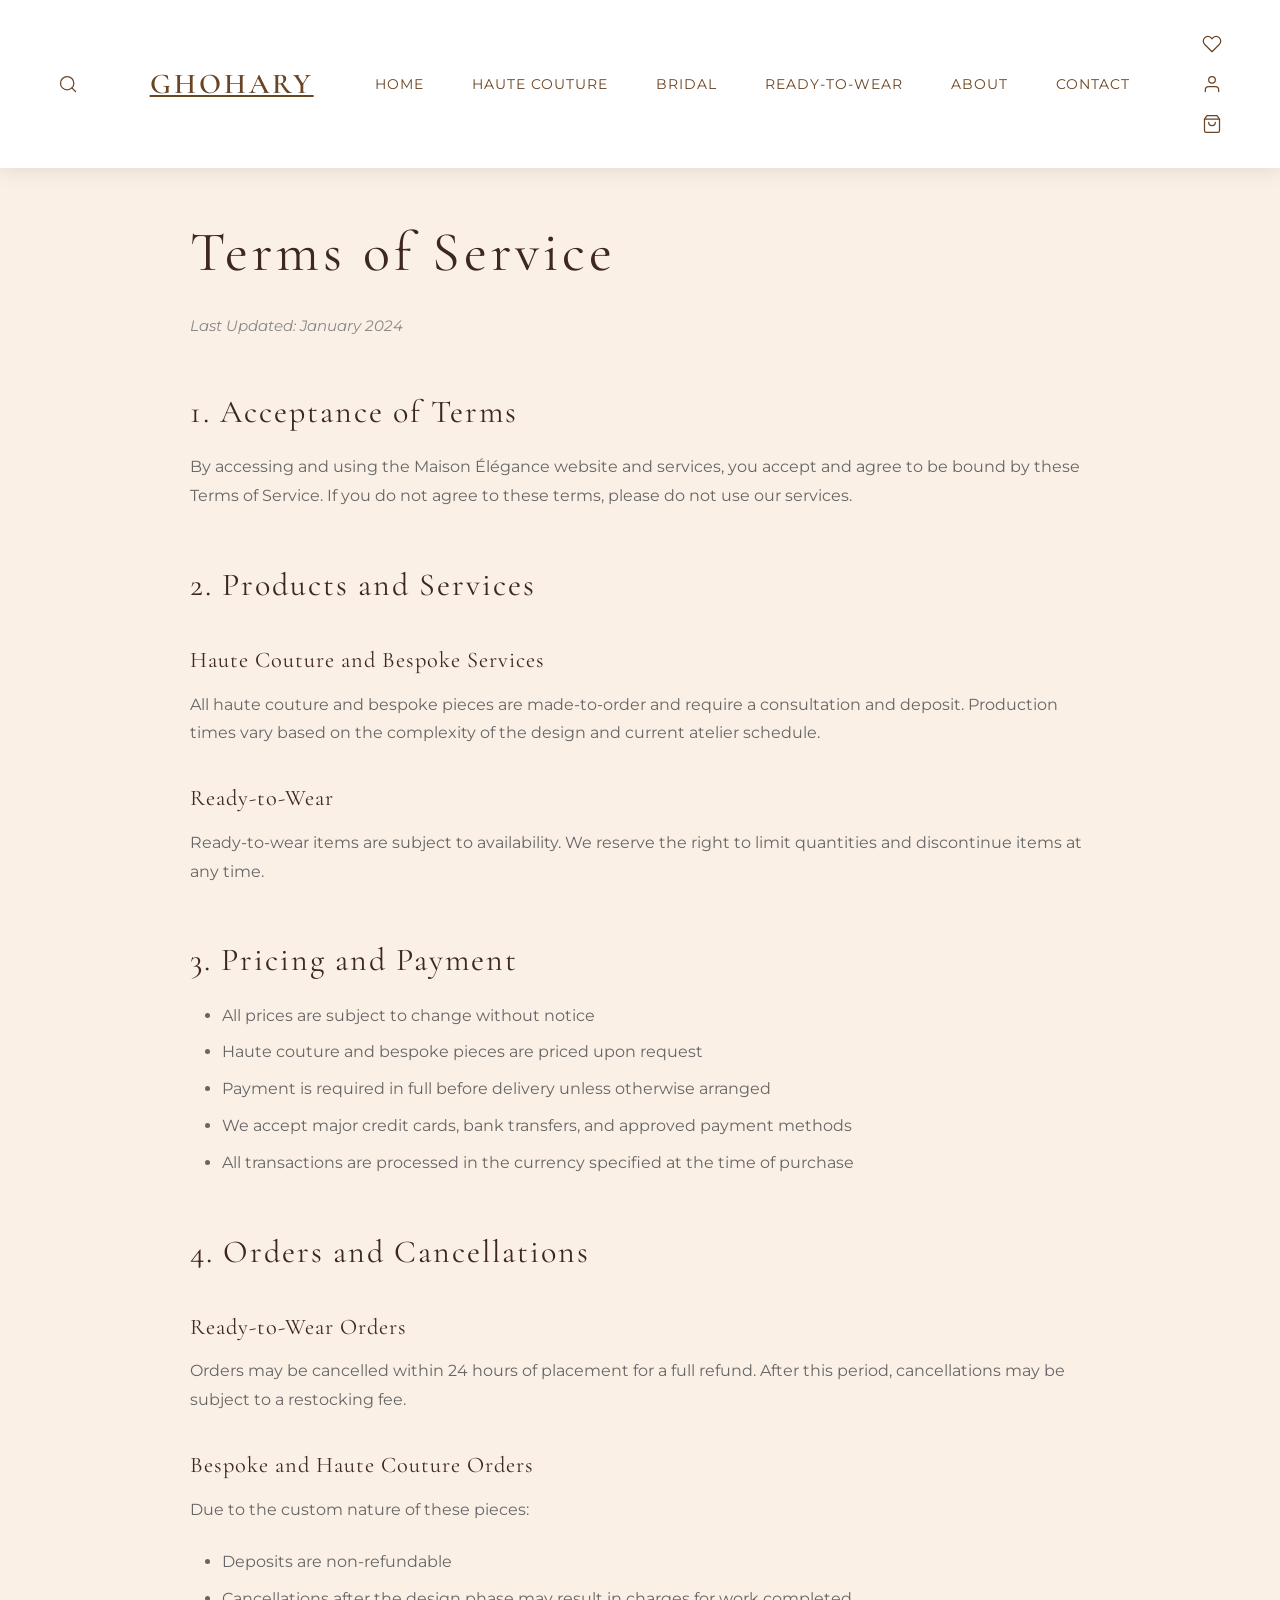
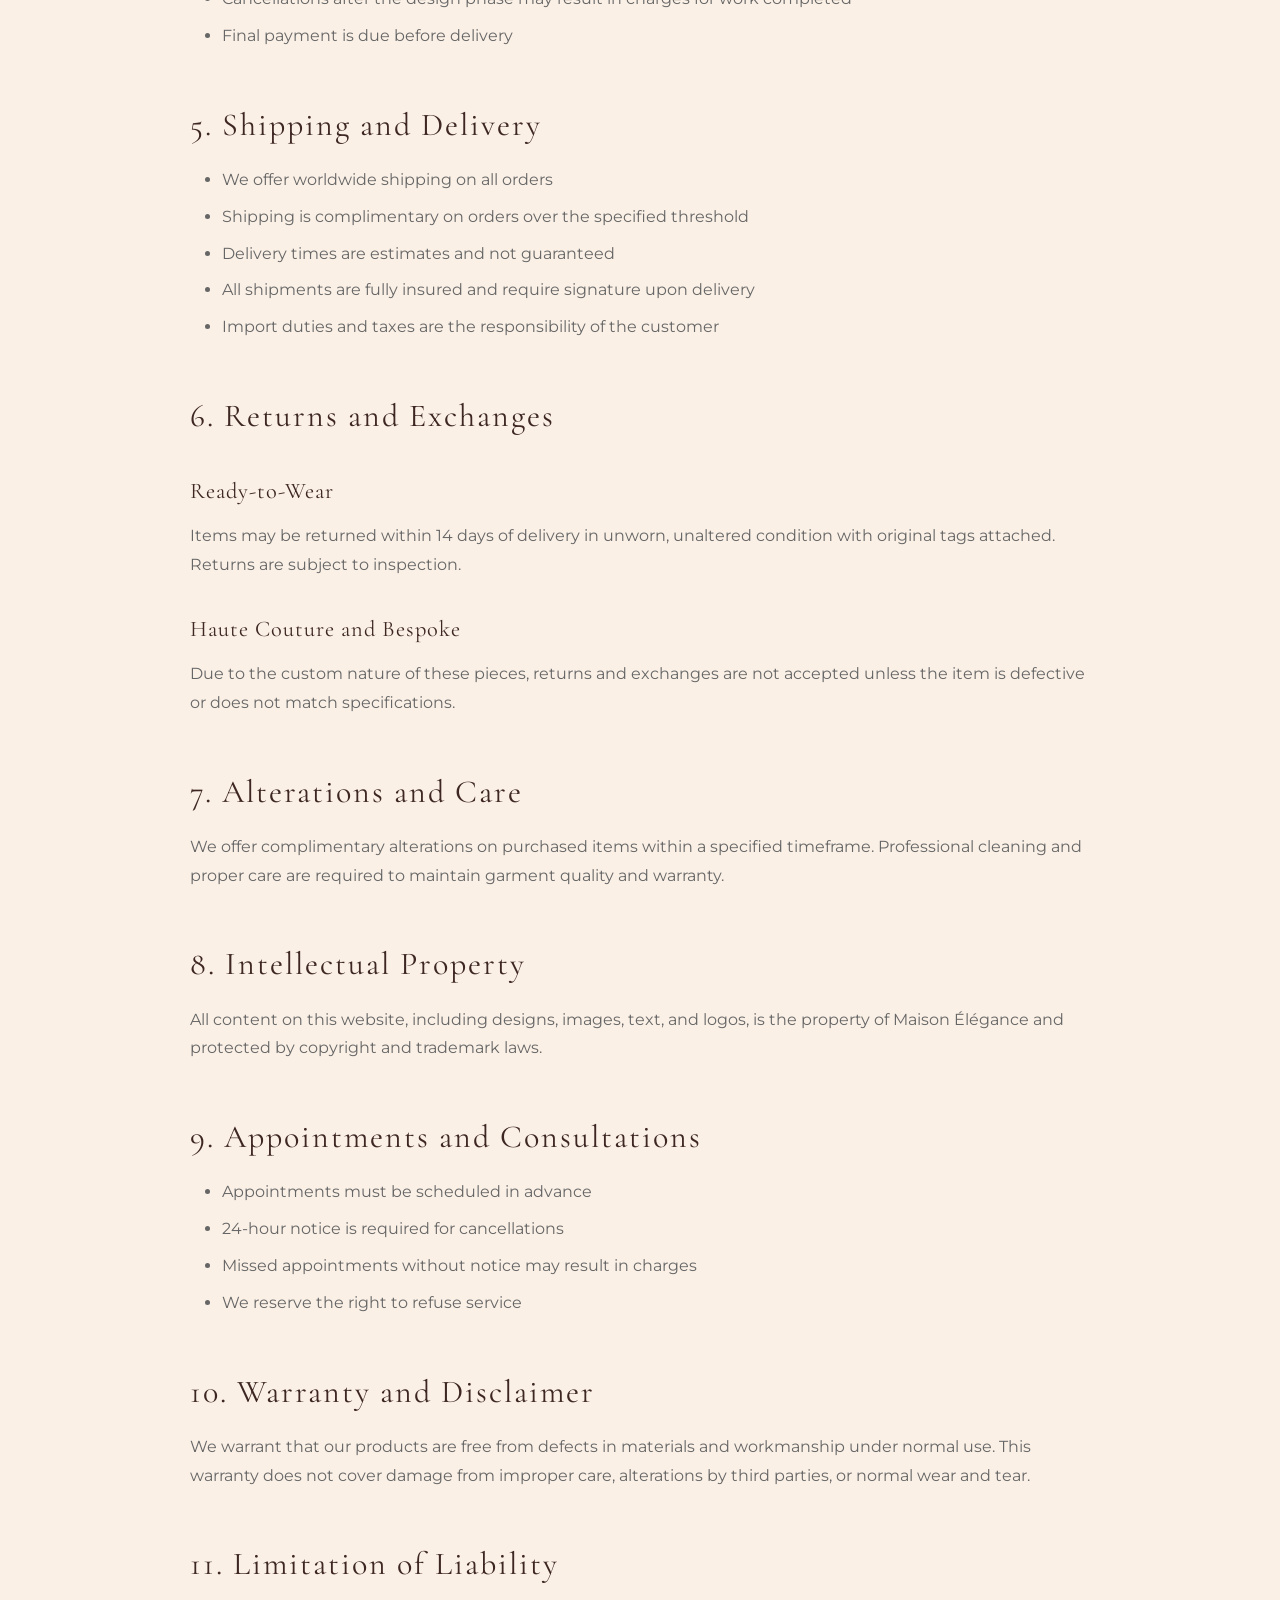
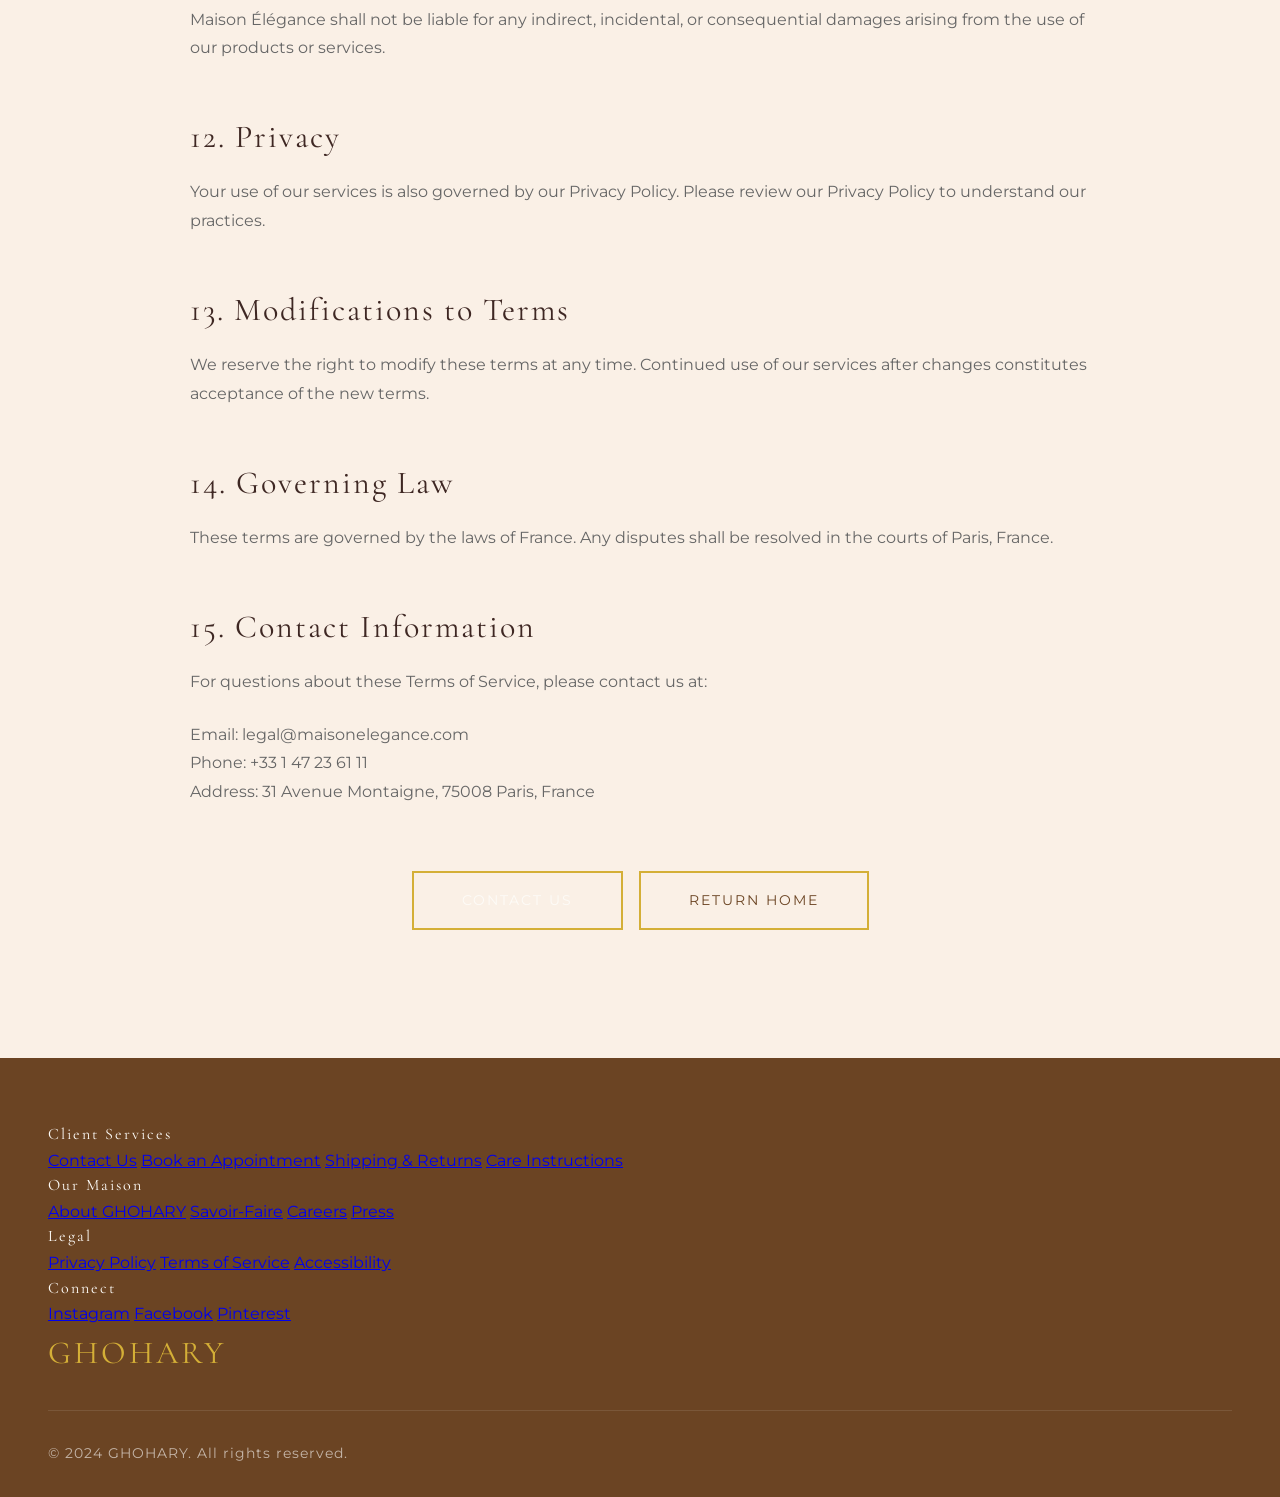
<file: terms.html>
<!DOCTYPE html>
<html lang="en">
<head>
    <meta charset="UTF-8">
    <meta name="viewport" content="width=device-width, initial-scale=1.0">
    <title>Terms of Service - MAISON ÉLÉGANCE</title>
    <link rel="stylesheet" href="styles.css">
    <link rel="preconnect" href="https://fonts.googleapis.com">
    <link rel="preconnect" href="https://fonts.gstatic.com" crossorigin>
    <link href="https://fonts.googleapis.com/css2?family=Cormorant+Garamond:wght@300;400;500;600;700&family=Montserrat:wght@200;300;400;500;600&display=swap" rel="stylesheet">
</head>
<body>
    <!-- Header Placeholder -->
    <div id="header-placeholder"></div>

    <!-- Page Content -->
    <section class="legal-page">
        <div class="legal-container">
            <h1>Terms of Service</h1>
            <p class="legal-updated">Last Updated: January 2024</p>

            <div class="legal-content">
                <h2>1. Acceptance of Terms</h2>
                <p>By accessing and using the Maison Élégance website and services, you accept and agree to be bound by these Terms of Service. If you do not agree to these terms, please do not use our services.</p>

                <h2>2. Products and Services</h2>
                <h3>Haute Couture and Bespoke Services</h3>
                <p>All haute couture and bespoke pieces are made-to-order and require a consultation and deposit. Production times vary based on the complexity of the design and current atelier schedule.</p>

                <h3>Ready-to-Wear</h3>
                <p>Ready-to-wear items are subject to availability. We reserve the right to limit quantities and discontinue items at any time.</p>

                <h2>3. Pricing and Payment</h2>
                <ul>
                    <li>All prices are subject to change without notice</li>
                    <li>Haute couture and bespoke pieces are priced upon request</li>
                    <li>Payment is required in full before delivery unless otherwise arranged</li>
                    <li>We accept major credit cards, bank transfers, and approved payment methods</li>
                    <li>All transactions are processed in the currency specified at the time of purchase</li>
                </ul>

                <h2>4. Orders and Cancellations</h2>
                <h3>Ready-to-Wear Orders</h3>
                <p>Orders may be cancelled within 24 hours of placement for a full refund. After this period, cancellations may be subject to a restocking fee.</p>

                <h3>Bespoke and Haute Couture Orders</h3>
                <p>Due to the custom nature of these pieces:</p>
                <ul>
                    <li>Deposits are non-refundable</li>
                    <li>Cancellations after the design phase may result in charges for work completed</li>
                    <li>Final payment is due before delivery</li>
                </ul>

                <h2>5. Shipping and Delivery</h2>
                <ul>
                    <li>We offer worldwide shipping on all orders</li>
                    <li>Shipping is complimentary on orders over the specified threshold</li>
                    <li>Delivery times are estimates and not guaranteed</li>
                    <li>All shipments are fully insured and require signature upon delivery</li>
                    <li>Import duties and taxes are the responsibility of the customer</li>
                </ul>

                <h2>6. Returns and Exchanges</h2>
                <h3>Ready-to-Wear</h3>
                <p>Items may be returned within 14 days of delivery in unworn, unaltered condition with original tags attached. Returns are subject to inspection.</p>

                <h3>Haute Couture and Bespoke</h3>
                <p>Due to the custom nature of these pieces, returns and exchanges are not accepted unless the item is defective or does not match specifications.</p>

                <h2>7. Alterations and Care</h2>
                <p>We offer complimentary alterations on purchased items within a specified timeframe. Professional cleaning and proper care are required to maintain garment quality and warranty.</p>

                <h2>8. Intellectual Property</h2>
                <p>All content on this website, including designs, images, text, and logos, is the property of Maison Élégance and protected by copyright and trademark laws.</p>

                <h2>9. Appointments and Consultations</h2>
                <ul>
                    <li>Appointments must be scheduled in advance</li>
                    <li>24-hour notice is required for cancellations</li>
                    <li>Missed appointments without notice may result in charges</li>
                    <li>We reserve the right to refuse service</li>
                </ul>

                <h2>10. Warranty and Disclaimer</h2>
                <p>We warrant that our products are free from defects in materials and workmanship under normal use. This warranty does not cover damage from improper care, alterations by third parties, or normal wear and tear.</p>

                <h2>11. Limitation of Liability</h2>
                <p>Maison Élégance shall not be liable for any indirect, incidental, or consequential damages arising from the use of our products or services.</p>

                <h2>12. Privacy</h2>
                <p>Your use of our services is also governed by our Privacy Policy. Please review our Privacy Policy to understand our practices.</p>

                <h2>13. Modifications to Terms</h2>
                <p>We reserve the right to modify these terms at any time. Continued use of our services after changes constitutes acceptance of the new terms.</p>

                <h2>14. Governing Law</h2>
                <p>These terms are governed by the laws of France. Any disputes shall be resolved in the courts of Paris, France.</p>

                <h2>15. Contact Information</h2>
                <p>For questions about these Terms of Service, please contact us at:</p>
                <p>
                    Email: legal@maisonelegance.com<br>
                    Phone: +33 1 47 23 61 11<br>
                    Address: 31 Avenue Montaigne, 75008 Paris, France
                </p>
            </div>

            <div class="legal-cta">
                <a href="contact.html" class="cta-button">Contact Us</a>
                <a href="index.html" class="cta-button cta-secondary">Return Home</a>
            </div>
        </div>
    </section>

    <!-- Footer Placeholder -->
    <div id="footer-placeholder"></div>

    <script src="shared.js"></script>
    <script src="script.js"></script>
</body>
</html>
</file>
<file: styles.css>
/* ==================== */
/* Global Styles */
/* ==================== */

* {
    margin: 0;
    padding: 0;
    box-sizing: border-box;
}

:root {
    --primary-color: #6B4423;        /* Rich Brown */
    --secondary-color: #D4AF37;      /* Warm Gold */
    --accent-color: #A67C52;         /* Medium Brown/Tan */
    --text-light: #FDFBF7;           /* Warm White */
    --text-dark: #3E2723;            /* Dark Brown */
    --background-light: #F5EBE0;     /* Beige */
    --background-nude: #FAF0E6;      /* Nude/Skin tone */
    --background-cream: #F8F0E8;     /* Cream */
    --transition: all 0.3s ease;
}

body {
    font-family: 'Montserrat', sans-serif;
    line-height: 1.6;
    color: var(--text-dark);
    overflow-x: hidden;
    background-color: var(--background-nude);
}

html {
    scroll-behavior: smooth;
}

h1, h2, h3, h4 {
    font-family: 'Cormorant Garamond', serif;
    font-weight: 400;
    letter-spacing: 2px;
}

/* ==================== */
/* Navigation */
/* ==================== */

.navbar {
    position: fixed;
    top: 0;
    left: 0;
    width: 100%;
    background: rgba(255, 255, 255, 0.98);
    backdrop-filter: blur(10px);
    z-index: 1000;
    box-shadow: 0 2px 20px rgba(0, 0, 0, 0.1);
    transition: all 0.4s cubic-bezier(0.4, 0, 0.2, 1);
}

.navbar.scrolled {
    background: rgba(255, 255, 255, 0.95);
    box-shadow: 0 4px 30px rgba(107, 68, 35, 0.2);
    padding: 0.5rem 0;
}

.nav-container {
    max-width: 1400px;
    margin: 0 auto;
    padding: 1.5rem 3rem;
    display: flex;
    justify-content: space-between;
    align-items: center;
}

.logo {
    font-family: 'Cormorant Garamond', serif;
    font-size: 1.8rem;
    font-weight: 600;
    letter-spacing: 3px;
    color: var(--primary-color);
}

.nav-menu {
    display: flex;
    list-style: none;
    gap: 3rem;
}

.nav-link {
    text-decoration: none;
    color: var(--primary-color);
    font-size: 0.9rem;
    font-weight: 400;
    letter-spacing: 1px;
    text-transform: uppercase;
    transition: var(--transition);
    position: relative;
}

.nav-link::after {
    content: '';
    position: absolute;
    bottom: -5px;
    left: 0;
    width: 0;
    height: 1px;
    background: var(--secondary-color);
    transition: var(--transition);
}

.nav-link:hover::after {
    width: 100%;
}

.nav-link:hover {
    color: var(--secondary-color);
}

.nav-icons {
    display: flex;
    align-items: center;
    gap: 1.5rem;
    margin-left: auto;
}

.nav-icon {
    position: relative;
    display: flex;
    align-items: center;
    justify-content: center;
    width: 40px;
    height: 40px;
    background: transparent;
    border: none;
    color: var(--primary-color);
    cursor: pointer;
    transition: all 0.3s cubic-bezier(0.4, 0, 0.2, 1);
    text-decoration: none;
}

.nav-icon svg {
    stroke: var(--primary-color);
    transition: all 0.3s cubic-bezier(0.4, 0, 0.2, 1);
}

.nav-icon:hover {
    transform: translateY(-2px);
}

.nav-icon:hover svg {
    stroke: var(--secondary-color);
}

.icon-badge {
    position: absolute;
    top: 0;
    right: 0;
    background: var(--secondary-color);
    color: var(--primary-color);
    font-size: 0.65rem;
    font-weight: 600;
    min-width: 18px;
    height: 18px;
    border-radius: 50%;
    display: flex;
    align-items: center;
    justify-content: center;
    padding: 0 4px;
    opacity: 0;
    transform: scale(0);
    transition: all 0.3s cubic-bezier(0.4, 0, 0.2, 1);
}

.icon-badge.active {
    opacity: 1;
    transform: scale(1);
}

.hamburger {
    display: none;
    flex-direction: column;
    cursor: pointer;
    gap: 5px;
}

.hamburger span {
    width: 25px;
    height: 2px;
    background: var(--primary-color);
    transition: var(--transition);
}

/* ==================== */
/* Hero Section */
/* ==================== */

.hero {
    height: 100vh;
    background: linear-gradient(135deg, #6B4423 0%, #5C4033 50%, #6B4423 100%);
    background-size: 200% 200%;
    animation: gradientShift 15s ease infinite;
    display: flex;
    align-items: center;
    justify-content: center;
    position: relative;
    overflow: hidden;
}

.hero::before {
    content: '';
    position: absolute;
    top: -50%;
    left: -50%;
    width: 200%;
    height: 200%;
    background: radial-gradient(circle, rgba(212, 175, 55, 0.1) 0%, transparent 70%);
    animation: float 20s ease-in-out infinite;
}

.hero-overlay {
    position: absolute;
    top: 0;
    left: 0;
    width: 100%;
    height: 100%;
    background: url('data:image/svg+xml,<svg width="100" height="100" xmlns="http://www.w3.org/2000/svg"><defs><pattern id="grid" width="100" height="100" patternUnits="userSpaceOnUse"><path d="M 100 0 L 0 0 0 100" fill="none" stroke="rgba(201,168,124,0.1)" stroke-width="1"/></pattern></defs><rect width="100%" height="100%" fill="url(%23grid)"/></svg>');
    opacity: 0.3;
}

.hero-content {
    text-align: center;
    z-index: 2;
    color: var(--text-light);
    animation: fadeInUp 1.2s ease;
}

.hero-title {
    font-size: 5rem;
    font-weight: 300;
    letter-spacing: 8px;
    margin-bottom: 1rem;
    color: var(--text-light);
}

.hero-subtitle {
    font-size: 1.2rem;
    font-weight: 300;
    letter-spacing: 3px;
    margin-bottom: 3rem;
    color: var(--secondary-color);
}

.cta-button {
    display: inline-block;
    padding: 1rem 3rem;
    background: transparent;
    border: 2px solid var(--secondary-color);
    color: var(--text-light);
    text-decoration: none;
    letter-spacing: 2px;
    font-size: 0.9rem;
    text-transform: uppercase;
    transition: all 0.4s cubic-bezier(0.4, 0, 0.2, 1);
    position: relative;
    overflow: hidden;
    cursor: pointer;
}

.cta-button::before {
    content: '';
    position: absolute;
    top: 0;
    left: -100%;
    width: 100%;
    height: 100%;
    background: linear-gradient(120deg,
        transparent,
        var(--secondary-color),
        var(--secondary-color),
        transparent);
    transition: all 0.5s cubic-bezier(0.4, 0, 0.2, 1);
    z-index: -1;
}

.cta-button::after {
    content: '';
    position: absolute;
    top: 50%;
    left: 50%;
    width: 0;
    height: 0;
    background: rgba(255, 255, 255, 0.1);
    border-radius: 50%;
    transform: translate(-50%, -50%);
    transition: width 0.6s, height 0.6s;
}

.cta-button:hover::before {
    left: 100%;
}

.cta-button:hover::after {
    width: 300px;
    height: 300px;
}

.cta-button:hover {
    color: var(--primary-color);
    background: var(--secondary-color);
    border-color: var(--secondary-color);
    transform: translateY(-2px);
    box-shadow: 0 10px 30px rgba(212, 175, 55, 0.4);
}

.cta-button:active {
    transform: translateY(0);
}

/* ==================== */
/* Collection Sections */
/* ==================== */

.collection-section {
    padding: 8rem 3rem;
    background: var(--background-cream);
}

.bridal-section {
    background: var(--background-nude);
}

.section-header {
    text-align: center;
    margin-bottom: 5rem;
}

.section-title {
    font-size: 3.5rem;
    font-weight: 300;
    letter-spacing: 5px;
    margin-bottom: 1rem;
    color: var(--primary-color);
}

.section-subtitle {
    font-size: 1.1rem;
    color: var(--accent-color);
    font-weight: 300;
    letter-spacing: 2px;
    font-style: italic;
}

.collection-grid {
    max-width: 1400px;
    margin: 0 auto;
    display: grid;
    grid-template-columns: repeat(auto-fit, minmax(350px, 1fr));
    gap: 3rem;
}

.collection-item {
    background: var(--background-nude);
    overflow: hidden;
    transition: all 0.5s cubic-bezier(0.4, 0, 0.2, 1);
    box-shadow: 0 5px 30px rgba(107, 68, 35, 0.15);
    position: relative;
}

.collection-item::after {
    content: '';
    position: absolute;
    top: 0;
    left: 0;
    width: 100%;
    height: 100%;
    background: linear-gradient(135deg,
        transparent 0%,
        rgba(212, 175, 55, 0.1) 50%,
        transparent 100%);
    transform: translateX(-100%);
    transition: transform 0.6s ease;
}

.collection-item:hover::after {
    transform: translateX(100%);
}

.collection-item:hover {
    transform: translateY(-15px) scale(1.02);
    box-shadow: 0 20px 60px rgba(107, 68, 35, 0.3);
}

.collection-image {
    height: 500px;
    display: flex;
    align-items: center;
    justify-content: center;
    position: relative;
    overflow: hidden;
    background-size: cover;
    background-position: center;
}

.collection-item:hover .collection-image {
    transform: scale(1.1);
}

.image-placeholder {
    width: 100%;
    height: 100%;
    display: flex;
    align-items: center;
    justify-content: center;
    background: rgba(0, 0, 0, 0.3);
    transition: all 0.5s cubic-bezier(0.4, 0, 0.2, 1);
    backdrop-filter: blur(0px);
}

.collection-item:hover .image-placeholder {
    background: rgba(0, 0, 0, 0.5);
    backdrop-filter: blur(2px);
}

.image-placeholder span {
    font-family: 'Cormorant Garamond', serif;
    font-size: 2rem;
    letter-spacing: 3px;
    color: var(--text-light);
    font-weight: 300;
}

.bridal-placeholder {
    background: rgba(201, 168, 124, 0.2);
}

.bridal-placeholder span {
    color: var(--primary-color);
}

.collection-info {
    padding: 2.5rem;
    text-align: center;
}

.collection-info h3 {
    font-size: 1.8rem;
    margin-bottom: 1rem;
    letter-spacing: 2px;
    color: var(--primary-color);
}

.collection-info p {
    font-size: 0.95rem;
    color: #666;
    margin-bottom: 1.5rem;
    line-height: 1.8;
    letter-spacing: 0.5px;
}

.learn-more {
    display: inline-block;
    color: var(--secondary-color);
    text-decoration: none;
    font-size: 0.9rem;
    letter-spacing: 1px;
    text-transform: uppercase;
    border-bottom: 1px solid var(--secondary-color);
    padding-bottom: 5px;
    transition: var(--transition);
}

.learn-more:hover {
    color: var(--accent-color);
    border-color: var(--accent-color);
}

/* ==================== */
/* About Section */
/* ==================== */

.about-section {
    padding: 8rem 3rem;
    background: var(--primary-color);
    color: var(--text-light);
}

.about-container {
    max-width: 1200px;
    margin: 0 auto;
}

.about-content {
    text-align: center;
    margin-bottom: 5rem;
}

.about-content h2 {
    font-size: 3rem;
    margin-bottom: 2rem;
    letter-spacing: 4px;
    color: var(--secondary-color);
}

.about-content p {
    font-size: 1.1rem;
    line-height: 2;
    margin-bottom: 1.5rem;
    color: rgba(255, 255, 255, 0.9);
    letter-spacing: 0.5px;
}

.about-stats {
    display: grid;
    grid-template-columns: repeat(auto-fit, minmax(250px, 1fr));
    gap: 3rem;
    text-align: center;
}

.stat-item h3 {
    font-size: 3.5rem;
    color: var(--secondary-color);
    margin-bottom: 0.5rem;
    letter-spacing: 3px;
}

.stat-item p {
    font-size: 1rem;
    letter-spacing: 2px;
    text-transform: uppercase;
    color: rgba(255, 255, 255, 0.8);
}

/* ==================== */
/* Contact Section */
/* ==================== */

.contact-section {
    padding: 8rem 3rem;
    background: var(--background-light);
}

.contact-container {
    max-width: 1200px;
    margin: 0 auto;
    text-align: center;
}

.contact-container h2 {
    font-size: 3rem;
    margin-bottom: 1rem;
    letter-spacing: 4px;
}

.contact-subtitle {
    font-size: 1.1rem;
    color: var(--accent-color);
    margin-bottom: 4rem;
    font-style: italic;
}

.contact-grid {
    display: grid;
    grid-template-columns: repeat(auto-fit, minmax(300px, 1fr));
    gap: 3rem;
    margin-bottom: 5rem;
}

.contact-info {
    padding: 2rem;
    background: #ffffff;
    box-shadow: 0 5px 20px rgba(0, 0, 0, 0.1);
}

.contact-info h3 {
    font-size: 1.5rem;
    margin-bottom: 1rem;
    color: var(--secondary-color);
    letter-spacing: 2px;
}

.contact-info p {
    color: #666;
    line-height: 1.8;
    margin-bottom: 0.5rem;
}

.contact-form {
    max-width: 600px;
    margin: 0 auto;
    padding: 3rem;
    background: #ffffff;
    box-shadow: 0 5px 30px rgba(0, 0, 0, 0.1);
}

.contact-form h3 {
    font-size: 2rem;
    margin-bottom: 2rem;
    letter-spacing: 2px;
}

.contact-form input,
.contact-form select,
.contact-form textarea {
    width: 100%;
    padding: 1rem;
    margin-bottom: 1.5rem;
    border: 1px solid #ddd;
    font-family: 'Montserrat', sans-serif;
    font-size: 0.95rem;
    transition: var(--transition);
}

.contact-form input:focus,
.contact-form select:focus,
.contact-form textarea:focus {
    outline: none;
    border-color: var(--secondary-color);
}

.contact-form button {
    width: 100%;
    cursor: pointer;
}

/* ==================== */
/* Footer */
/* ==================== */

.footer {
    background: var(--primary-color);
    color: var(--text-light);
    padding: 4rem 3rem 2rem;
}

.footer-content {
    max-width: 1200px;
    margin: 0 auto;
    text-align: center;
}

.footer-logo {
    font-family: 'Cormorant Garamond', serif;
    font-size: 2rem;
    letter-spacing: 3px;
    margin-bottom: 2rem;
    color: var(--secondary-color);
}

.footer-links,
.footer-social {
    display: flex;
    justify-content: center;
    gap: 2rem;
    margin-bottom: 2rem;
    flex-wrap: wrap;
}

.footer-links a,
.footer-social a {
    color: rgba(255, 255, 255, 0.8);
    text-decoration: none;
    font-size: 0.9rem;
    letter-spacing: 1px;
    transition: var(--transition);
}

.footer-links a:hover,
.footer-social a:hover {
    color: var(--secondary-color);
}

.footer-copyright {
    margin-top: 2rem;
    padding-top: 2rem;
    border-top: 1px solid rgba(255, 255, 255, 0.1);
    color: rgba(255, 255, 255, 0.6);
    font-size: 0.85rem;
    letter-spacing: 1px;
}

/* ==================== */
/* Animations */
/* ==================== */

@keyframes fadeInUp {
    from {
        opacity: 0;
        transform: translateY(30px);
    }
    to {
        opacity: 1;
        transform: translateY(0);
    }
}

@keyframes fadeIn {
    from {
        opacity: 0;
    }
    to {
        opacity: 1;
    }
}

@keyframes slideInLeft {
    from {
        opacity: 0;
        transform: translateX(-50px);
    }
    to {
        opacity: 1;
        transform: translateX(0);
    }
}

@keyframes slideInRight {
    from {
        opacity: 0;
        transform: translateX(50px);
    }
    to {
        opacity: 1;
        transform: translateX(0);
    }
}

@keyframes scaleIn {
    from {
        opacity: 0;
        transform: scale(0.9);
    }
    to {
        opacity: 1;
        transform: scale(1);
    }
}

@keyframes shimmer {
    0% {
        background-position: -1000px 0;
    }
    100% {
        background-position: 1000px 0;
    }
}

@keyframes float {
    0%, 100% {
        transform: translateY(0px);
    }
    50% {
        transform: translateY(-10px);
    }
}

@keyframes pulse {
    0%, 100% {
        transform: scale(1);
    }
    50% {
        transform: scale(1.15);
    }
}

@keyframes gradientShift {
    0% {
        background-position: 0% 50%;
    }
    50% {
        background-position: 100% 50%;
    }
    100% {
        background-position: 0% 50%;
    }
}

@keyframes glow {
    0%, 100% {
        box-shadow: 0 0 20px rgba(212, 175, 55, 0.3);
    }
    50% {
        box-shadow: 0 0 40px rgba(212, 175, 55, 0.6);
    }
}

@keyframes slideUp {
    from {
        transform: translateY(20px);
        opacity: 0;
    }
    to {
        transform: translateY(0);
        opacity: 1;
    }
}

/* ==================== */
/* Responsive Design */
/* ==================== */

@media (max-width: 1024px) {
    .hero-title {
        font-size: 4rem;
    }

    .section-title {
        font-size: 3rem;
    }

    .collection-grid {
        grid-template-columns: repeat(auto-fit, minmax(300px, 1fr));
        gap: 2rem;
    }
}

@media (max-width: 768px) {
    .nav-menu {
        position: fixed;
        left: -100%;
        top: 80px;
        flex-direction: column;
        background: rgba(255, 255, 255, 0.98);
        width: 100%;
        text-align: center;
        transition: 0.3s;
        box-shadow: 0 10px 27px rgba(0, 0, 0, 0.1);
        padding: 2rem 0;
        gap: 0;
    }

    .nav-menu.active {
        left: 0;
    }

    .nav-menu li {
        padding: 1rem 0;
    }

    .nav-icons {
        gap: 1rem;
        margin-left: 1rem;
    }

    .nav-icon {
        width: 36px;
        height: 36px;
    }

    .nav-icon svg {
        width: 18px;
        height: 18px;
    }

    .icon-badge {
        min-width: 16px;
        height: 16px;
        font-size: 0.6rem;
    }

    .hamburger {
        display: flex;
        margin-left: 1rem;
    }

    .hamburger.active span:nth-child(1) {
        transform: rotate(45deg) translate(8px, 8px);
    }

    .hamburger.active span:nth-child(2) {
        opacity: 0;
    }

    .hamburger.active span:nth-child(3) {
        transform: rotate(-45deg) translate(7px, -7px);
    }

    .hero-title {
        font-size: 2.5rem;
        letter-spacing: 5px;
    }

    .hero-subtitle {
        font-size: 1rem;
    }

    .section-title {
        font-size: 2.5rem;
    }

    .collection-section,
    .about-section,
    .contact-section {
        padding: 5rem 1.5rem;
    }

    .nav-container {
        padding: 1.5rem 1.5rem;
    }

    .logo {
        font-size: 1.4rem;
    }

    .collection-grid {
        grid-template-columns: 1fr;
    }

    .contact-form {
        padding: 2rem 1.5rem;
    }
}

@media (max-width: 480px) {
    .hero-title {
        font-size: 2rem;
        letter-spacing: 3px;
    }

    .section-title {
        font-size: 2rem;
        letter-spacing: 3px;
    }

    .stat-item h3 {
        font-size: 2.5rem;
    }

    .collection-image {
        height: 400px;
    }
}

/* ==================== */
/* Page Headers */
/* ==================== */

.page-header {
    height: 60vh;
    background: linear-gradient(135deg, #6B4423 0%, #5C4033 100%);
    display: flex;
    align-items: center;
    justify-content: center;
    position: relative;
    margin-top: 80px;
}

.bridal-header {
    background: linear-gradient(135deg, #FAF0E6 0%, #F5EBE0 100%);
}

.rtw-header {
    background: linear-gradient(135deg, #A67C52 0%, #8B6F47 100%);
}

.about-header {
    background: linear-gradient(135deg, #5C4033 0%, #6B4423 100%);
}

.contact-header {
    background: linear-gradient(135deg, #D4AF37 0%, #C9A87C 100%);
}

.careers-header {
    background: linear-gradient(135deg, #8B6F47 0%, #6B4423 100%);
}

.press-header {
    background: linear-gradient(135deg, #6B4423 0%, #5C4033 100%);
}

.page-header-overlay {
    position: absolute;
    top: 0;
    left: 0;
    width: 100%;
    height: 100%;
    background: rgba(0, 0, 0, 0.3);
}

.page-header-content {
    text-align: center;
    z-index: 2;
    color: var(--text-light);
}

.bridal-header .page-header-content,
.rtw-header .page-header-content,
.contact-header .page-header-content {
    color: var(--primary-color);
}

.page-header-content h1 {
    font-size: 4rem;
    font-weight: 300;
    letter-spacing: 6px;
    margin-bottom: 1rem;
}

.page-header-content p {
    font-size: 1.2rem;
    letter-spacing: 2px;
    color: var(--secondary-color);
}

/* ==================== */
/* Collection Intro */
/* ==================== */

.collection-intro,
.intro-container {
    max-width: 900px;
    margin: 0 auto;
    padding: 5rem 2rem;
    text-align: center;
}

.intro-container h2 {
    font-size: 2.5rem;
    margin-bottom: 2rem;
    letter-spacing: 3px;
}

.intro-container p {
    font-size: 1.1rem;
    line-height: 1.8;
    color: #666;
    margin-bottom: 1.5rem;
}

/* ==================== */
/* Products Section */
/* ==================== */

.products-section {
    padding: 4rem 2rem 6rem;
    background: var(--background-cream);
}

.products-container {
    max-width: 1400px;
    margin: 0 auto;
    display: grid;
    grid-template-columns: repeat(auto-fill, minmax(320px, 1fr));
    gap: 3rem;
}

.product-card {
    background: var(--background-nude);
    box-shadow: 0 5px 25px rgba(107, 68, 35, 0.12);
    transition: all 0.5s cubic-bezier(0.4, 0, 0.2, 1);
    overflow: hidden;
    position: relative;
}

.product-card::before {
    content: '';
    position: absolute;
    top: -50%;
    left: -50%;
    width: 200%;
    height: 200%;
    background: radial-gradient(circle, rgba(212, 175, 55, 0.15) 0%, transparent 70%);
    opacity: 0;
    transition: opacity 0.5s ease;
}

.product-card:hover::before {
    opacity: 1;
}

.product-card:hover {
    transform: translateY(-15px) scale(1.02);
    box-shadow: 0 20px 50px rgba(107, 68, 35, 0.25);
}

.product-image {
    height: 450px;
    position: relative;
    overflow: hidden;
}

.product-badge {
    position: absolute;
    top: 20px;
    right: 20px;
    background: var(--secondary-color);
    color: var(--primary-color);
    padding: 0.5rem 1rem;
    font-size: 0.75rem;
    letter-spacing: 1px;
    font-weight: 500;
}

.bridal-badge {
    background: var(--primary-color);
    color: var(--text-light);
}

.product-details {
    padding: 2rem;
}

.product-details h3 {
    font-size: 1.6rem;
    margin-bottom: 0.5rem;
    letter-spacing: 1px;
}

.product-category {
    color: var(--secondary-color);
    font-size: 0.9rem;
    margin-bottom: 1rem;
    letter-spacing: 1px;
    text-transform: uppercase;
}

.product-description {
    color: #666;
    line-height: 1.6;
    margin-bottom: 1rem;
    font-size: 0.95rem;
}

.product-price {
    font-size: 1.2rem;
    font-weight: 500;
    color: var(--primary-color);
    margin-bottom: 1.5rem;
}

.product-button {
    display: inline-block;
    padding: 0.8rem 2rem;
    border: 2px solid var(--secondary-color);
    color: var(--secondary-color);
    text-decoration: none;
    letter-spacing: 1px;
    font-size: 0.85rem;
    text-transform: uppercase;
    transition: var(--transition);
}

.product-button:hover {
    background: var(--secondary-color);
    color: var(--primary-color);
}

/* ==================== */
/* Bespoke Section */
/* ==================== */

.bespoke-section {
    background: var(--primary-color);
    color: var(--text-light);
    padding: 6rem 2rem;
    text-align: center;
}

.bridal-services {
    background: var(--background-light);
    color: var(--primary-color);
}

.bespoke-container {
    max-width: 1200px;
    margin: 0 auto;
}

.bespoke-container h2 {
    font-size: 3rem;
    margin-bottom: 1.5rem;
    letter-spacing: 4px;
}

.bespoke-container p {
    font-size: 1.1rem;
    margin-bottom: 2.5rem;
    line-height: 1.8;
}

.services-grid {
    display: grid;
    grid-template-columns: repeat(auto-fit, minmax(250px, 1fr));
    gap: 2rem;
    margin: 3rem 0;
}

.service-item {
    padding: 2rem;
    background: rgba(255, 255, 255, 0.05);
}

.bridal-services .service-item {
    background: var(--background-nude);
    box-shadow: 0 5px 20px rgba(107, 68, 35, 0.12);
}

.service-item h3 {
    font-size: 1.4rem;
    margin-bottom: 1rem;
    letter-spacing: 2px;
    color: var(--secondary-color);
}

.bridal-services .service-item h3 {
    color: var(--primary-color);
}

.service-item p {
    font-size: 0.95rem;
    line-height: 1.6;
}

/* ==================== */
/* Filter Section */
/* ==================== */

.filter-section {
    background: var(--background-light);
    padding: 2rem;
    text-align: center;
}

.filter-container {
    max-width: 1200px;
    margin: 0 auto;
    display: flex;
    justify-content: center;
    gap: 1rem;
    flex-wrap: wrap;
}

.filter-btn {
    padding: 0.8rem 2rem;
    background: #ffffff;
    border: 2px solid var(--primary-color);
    color: var(--primary-color);
    cursor: pointer;
    font-family: 'Montserrat', sans-serif;
    font-size: 0.9rem;
    letter-spacing: 1px;
    text-transform: uppercase;
    transition: var(--transition);
}

.filter-btn:hover,
.filter-btn.active {
    background: var(--primary-color);
    color: var(--text-light);
}

/* ==================== */
/* Product Detail Page */
/* ==================== */

.product-detail-section {
    padding: 6rem 2rem;
    margin-top: 80px;
}

.product-detail-container {
    max-width: 1400px;
    margin: 0 auto;
    display: grid;
    grid-template-columns: 1.2fr 1fr;
    gap: 4rem;
}

.product-detail-gallery {
    position: sticky;
    top: 100px;
    height: fit-content;
}

.main-image {
    height: 600px;
    margin-bottom: 1.5rem;
    background: var(--background-light);
}

.thumbnail-grid {
    display: grid;
    grid-template-columns: repeat(4, 1fr);
    gap: 1rem;
}

.thumbnail {
    height: 120px;
    cursor: pointer;
    transition: var(--transition);
    opacity: 0.6;
}

.thumbnail.active,
.thumbnail:hover {
    opacity: 1;
    transform: scale(1.05);
}

.product-detail-info {
    padding: 2rem 0;
}

.breadcrumb {
    font-size: 0.9rem;
    margin-bottom: 2rem;
    color: #666;
}

.breadcrumb a {
    color: var(--secondary-color);
    text-decoration: none;
}

.breadcrumb a:hover {
    text-decoration: underline;
}

.product-detail-info h1 {
    font-size: 3rem;
    margin-bottom: 1rem;
    letter-spacing: 3px;
}

.product-detail-category {
    color: var(--secondary-color);
    font-size: 1rem;
    margin-bottom: 2rem;
    letter-spacing: 1px;
    text-transform: uppercase;
}

.product-price-section {
    border-top: 1px solid #ddd;
    border-bottom: 1px solid #ddd;
    padding: 2rem 0;
    margin-bottom: 3rem;
}

.product-detail-price {
    font-size: 1.8rem;
    font-weight: 500;
    color: var(--primary-color);
}

.product-description-section h3,
.product-details-list h3,
.product-materials h3 {
    font-size: 1.4rem;
    margin-bottom: 1rem;
    letter-spacing: 2px;
}

.product-description-section p,
.product-materials p {
    line-height: 1.8;
    color: #666;
    margin-bottom: 2rem;
}

.product-details-list ul {
    list-style: none;
    margin-bottom: 2rem;
}

.product-details-list li {
    padding: 0.5rem 0;
    padding-left: 1.5rem;
    position: relative;
    color: #666;
}

.product-details-list li:before {
    content: '•';
    position: absolute;
    left: 0;
    color: var(--secondary-color);
    font-weight: bold;
}

.care-instructions {
    font-size: 0.9rem;
    font-style: italic;
    color: #888;
}

.product-actions {
    display: flex;
    gap: 1rem;
    margin: 3rem 0;
}

.cta-secondary {
    background: transparent;
    color: var(--primary-color);
}

.cta-secondary:hover {
    background: var(--primary-color);
    color: var(--text-light);
}

.product-features {
    display: grid;
    grid-template-columns: repeat(3, 1fr);
    gap: 2rem;
    margin-top: 3rem;
    padding-top: 3rem;
    border-top: 1px solid #ddd;
}

.feature-item {
    text-align: center;
}

.feature-item h4 {
    font-size: 1.1rem;
    margin-bottom: 0.5rem;
    letter-spacing: 1px;
}

.feature-item p {
    font-size: 0.9rem;
    color: #666;
}

.related-products {
    padding: 6rem 2rem;
    background: var(--background-light);
}

/* ==================== */
/* About Page Specific */
/* ==================== */

.about-story,
.careers-intro {
    padding: 6rem 2rem;
    background: var(--background-nude);
}

.about-container,
.careers-intro-container {
    max-width: 1000px;
    margin: 0 auto;
}

.story-content,
.careers-intro-container {
    text-align: center;
}

.story-content h2,
.careers-intro-container h2 {
    font-size: 3rem;
    margin-bottom: 2rem;
    letter-spacing: 4px;
}

.story-content p,
.careers-intro-container p {
    font-size: 1.1rem;
    line-height: 2;
    margin-bottom: 1.5rem;
    color: #666;
}

.values-section {
    padding: 6rem 2rem;
    background: var(--background-light);
}

.values-container {
    max-width: 1200px;
    margin: 0 auto;
    text-align: center;
}

.values-container h2 {
    font-size: 3rem;
    margin-bottom: 4rem;
    letter-spacing: 4px;
}

.values-grid {
    display: grid;
    grid-template-columns: repeat(auto-fit, minmax(250px, 1fr));
    gap: 3rem;
}

.value-card {
    padding: 2.5rem;
    background: var(--background-nude);
    box-shadow: 0 5px 25px rgba(107, 68, 35, 0.12);
    transition: var(--transition);
}

.value-card:hover {
    transform: translateY(-10px);
    box-shadow: 0 15px 40px rgba(107, 68, 35, 0.2);
}

.value-card h3 {
    font-size: 1.6rem;
    margin-bottom: 1rem;
    color: var(--secondary-color);
    letter-spacing: 2px;
}

.value-card p {
    color: #666;
    line-height: 1.8;
}

.atelier-section {
    padding: 6rem 2rem;
    background: var(--primary-color);
    color: var(--text-light);
}

.atelier-container {
    max-width: 1200px;
    margin: 0 auto;
}

.atelier-content {
    text-align: center;
    margin-bottom: 4rem;
}

.atelier-content h2 {
    font-size: 3rem;
    margin-bottom: 2rem;
    letter-spacing: 4px;
    color: var(--secondary-color);
}

.atelier-content p {
    font-size: 1.1rem;
    line-height: 2;
    margin-bottom: 1.5rem;
}

.atelier-stats-grid {
    display: grid;
    grid-template-columns: repeat(auto-fit, minmax(200px, 1fr));
    gap: 2rem;
}

.stat-box {
    text-align: center;
    padding: 2rem;
    background: rgba(255, 255, 255, 0.05);
}

.stat-box h3 {
    font-size: 3rem;
    color: var(--secondary-color);
    margin-bottom: 0.5rem;
}

.stat-box p {
    font-size: 1rem;
    letter-spacing: 1px;
    text-transform: uppercase;
}

.process-section {
    padding: 6rem 2rem;
    background: var(--background-light);
}

.process-container {
    max-width: 1200px;
    margin: 0 auto;
}

.process-container h2 {
    font-size: 3rem;
    text-align: center;
    margin-bottom: 4rem;
    letter-spacing: 4px;
}

.process-timeline {
    display: flex;
    flex-direction: column;
    gap: 3rem;
}

.process-step {
    display: flex;
    align-items: flex-start;
    gap: 2rem;
    background: var(--background-nude);
    padding: 2.5rem;
    box-shadow: 0 5px 20px rgba(107, 68, 35, 0.12);
}

.step-number {
    font-size: 3rem;
    font-family: 'Cormorant Garamond', serif;
    color: var(--secondary-color);
    font-weight: 300;
    min-width: 80px;
}

.process-step h3 {
    font-size: 1.6rem;
    margin-bottom: 0.5rem;
    letter-spacing: 2px;
}

.process-step p {
    color: #666;
    line-height: 1.8;
}

.team-section {
    padding: 6rem 2rem;
    background: var(--background-cream);
}

.team-container {
    max-width: 1200px;
    margin: 0 auto;
}

.team-container h2 {
    font-size: 3rem;
    text-align: center;
    margin-bottom: 4rem;
    letter-spacing: 4px;
}

.team-grid {
    display: grid;
    grid-template-columns: repeat(auto-fit, minmax(300px, 1fr));
    gap: 3rem;
}

.team-member {
    text-align: center;
}

.member-image {
    height: 400px;
    margin-bottom: 1.5rem;
}

.team-member h3 {
    font-size: 1.6rem;
    margin-bottom: 0.5rem;
    letter-spacing: 2px;
}

.member-title {
    color: var(--secondary-color);
    font-size: 0.95rem;
    margin-bottom: 1rem;
    letter-spacing: 1px;
    text-transform: uppercase;
}

.member-bio {
    color: #666;
    line-height: 1.8;
    font-size: 0.95rem;
}

.about-cta {
    padding: 6rem 2rem;
    background: var(--primary-color);
    color: var(--text-light);
    text-align: center;
}

.about-cta-content h2 {
    font-size: 3rem;
    margin-bottom: 1.5rem;
    letter-spacing: 4px;
}

.about-cta-content p {
    font-size: 1.1rem;
    margin-bottom: 2.5rem;
}

/* ==================== */
/* Contact Page Specific */
/* ==================== */

.locations-section,
.services-info-section {
    padding: 5rem 2rem;
    background: var(--background-nude);
}

.locations-container,
.services-info-container {
    max-width: 1200px;
    margin: 0 auto;
}

.locations-container h2,
.services-info-container h2 {
    font-size: 3rem;
    text-align: center;
    margin-bottom: 3rem;
    letter-spacing: 4px;
}

.locations-grid,
.services-info-grid {
    display: grid;
    grid-template-columns: repeat(auto-fit, minmax(280px, 1fr));
    gap: 3rem;
}

.location-card,
.service-info-card {
    background: var(--background-cream);
    padding: 2.5rem;
    box-shadow: 0 5px 20px rgba(107, 68, 35, 0.12);
    transition: var(--transition);
}

.location-card:hover,
.service-info-card:hover {
    transform: translateY(-10px);
    box-shadow: 0 15px 40px rgba(107, 68, 35, 0.2);
}

.location-card h3,
.service-info-card h3 {
    font-size: 1.8rem;
    margin-bottom: 1.5rem;
    color: var(--secondary-color);
    letter-spacing: 2px;
}

.location-details p {
    margin-bottom: 1rem;
    color: #666;
    line-height: 1.6;
}

.location-address {
    font-weight: 500;
    color: var(--primary-color);
}

.location-phone,
.location-email {
    font-size: 0.95rem;
}

.location-hours {
    margin-top: 1.5rem;
    padding-top: 1.5rem;
    border-top: 1px solid #ddd;
    font-size: 0.9rem;
}

.location-button {
    display: inline-block;
    margin-top: 1.5rem;
    padding: 0.8rem 2rem;
    background: var(--secondary-color);
    color: var(--primary-color);
    text-decoration: none;
    letter-spacing: 1px;
    font-size: 0.9rem;
    text-transform: uppercase;
    transition: var(--transition);
}

.location-button:hover {
    background: var(--accent-color);
}

.contact-form-section {
    padding: 6rem 2rem;
    background: var(--background-light);
}

.contact-form-container {
    max-width: 800px;
    margin: 0 auto;
}

.contact-form-container h2 {
    font-size: 3rem;
    text-align: center;
    margin-bottom: 1rem;
    letter-spacing: 4px;
}

.form-intro {
    text-align: center;
    font-size: 1.1rem;
    color: #666;
    margin-bottom: 3rem;
    line-height: 1.8;
}

.main-contact-form {
    background: var(--background-nude);
    padding: 3rem;
    box-shadow: 0 5px 30px rgba(107, 68, 35, 0.15);
}

.form-row {
    display: grid;
    grid-template-columns: 1fr 1fr;
    gap: 2rem;
}

.form-group {
    margin-bottom: 2rem;
}

.form-group label {
    display: block;
    margin-bottom: 0.5rem;
    font-weight: 500;
    letter-spacing: 1px;
    font-size: 0.95rem;
}

.form-group input,
.form-group select,
.form-group textarea {
    width: 100%;
    padding: 1rem;
    border: 1px solid #ddd;
    font-family: 'Montserrat', sans-serif;
    font-size: 0.95rem;
    transition: var(--transition);
}

.form-group input:focus,
.form-group select:focus,
.form-group textarea:focus {
    outline: none;
    border-color: var(--secondary-color);
}

.checkbox-group {
    display: flex;
    align-items: center;
    gap: 0.5rem;
}

.checkbox-group input {
    width: auto;
}

.checkbox-label {
    font-weight: 400;
    font-size: 0.9rem;
    color: #666;
}

.form-submit-btn {
    width: 100%;
}

.form-success-message {
    background: var(--secondary-color);
    color: var(--primary-color);
    padding: 2rem;
    margin-bottom: 2rem;
    text-align: center;
    border-radius: 5px;
}

.form-success-message h3 {
    font-size: 1.8rem;
    margin-bottom: 1rem;
    letter-spacing: 2px;
}

.faq-section {
    padding: 5rem 2rem;
    background: var(--background-cream);
}

.faq-container {
    max-width: 900px;
    margin: 0 auto;
}

.faq-container h2 {
    font-size: 3rem;
    text-align: center;
    margin-bottom: 3rem;
    letter-spacing: 4px;
}

.faq-item {
    border-bottom: 1px solid #ddd;
    padding: 1.5rem 0;
}

.faq-question {
    font-size: 1.2rem;
    cursor: pointer;
    display: flex;
    justify-content: space-between;
    align-items: center;
    letter-spacing: 1px;
    transition: var(--transition);
}

.faq-question:hover {
    color: var(--secondary-color);
}

.faq-answer {
    max-height: 0;
    overflow: hidden;
    transition: max-height 0.3s ease;
    color: #666;
    line-height: 1.8;
    padding-top: 0;
}

.faq-item.active .faq-answer {
    max-height: 500px;
    padding-top: 1rem;
}

/* ==================== */
/* Legal Pages */
/* ==================== */

.legal-page {
    padding: 8rem 2rem;
    margin-top: 80px;
}

.legal-container {
    max-width: 900px;
    margin: 0 auto;
}

.legal-container h1 {
    font-size: 3.5rem;
    margin-bottom: 1rem;
    letter-spacing: 4px;
}

.legal-updated {
    color: #888;
    font-size: 0.95rem;
    margin-bottom: 3rem;
    font-style: italic;
}

.legal-content h2 {
    font-size: 2rem;
    margin-top: 3rem;
    margin-bottom: 1rem;
    letter-spacing: 2px;
}

.legal-content h3 {
    font-size: 1.4rem;
    margin-top: 2rem;
    margin-bottom: 0.8rem;
    letter-spacing: 1px;
}

.legal-content p {
    line-height: 1.8;
    color: #666;
    margin-bottom: 1.5rem;
}

.legal-content ul {
    margin-bottom: 2rem;
    padding-left: 2rem;
}

.legal-content li {
    line-height: 1.8;
    color: #666;
    margin-bottom: 0.5rem;
}

.legal-cta {
    display: flex;
    gap: 1rem;
    justify-content: center;
    margin-top: 4rem;
}

/* ==================== */
/* Careers Page */
/* ==================== */

.why-join-section,
.positions-section,
.application-section {
    padding: 5rem 2rem;
}

.why-join-section {
    background: var(--background-light);
}

.why-join-container,
.positions-container,
.application-container {
    max-width: 1200px;
    margin: 0 auto;
}

.why-join-container h2,
.positions-container h2,
.application-container h2 {
    font-size: 3rem;
    text-align: center;
    margin-bottom: 3rem;
    letter-spacing: 4px;
}

.benefits-grid {
    display: grid;
    grid-template-columns: repeat(auto-fit, minmax(300px, 1fr));
    gap: 2.5rem;
}

.benefit-card {
    background: var(--background-nude);
    padding: 2.5rem;
    box-shadow: 0 5px 20px rgba(107, 68, 35, 0.12);
    transition: var(--transition);
}

.benefit-card:hover {
    transform: translateY(-10px);
    box-shadow: 0 15px 40px rgba(107, 68, 35, 0.2);
}

.benefit-card h3 {
    font-size: 1.5rem;
    margin-bottom: 1rem;
    color: var(--secondary-color);
    letter-spacing: 2px;
}

.benefit-card p {
    color: #666;
    line-height: 1.8;
}

.position-card {
    background: var(--background-nude);
    padding: 2.5rem;
    margin-bottom: 2rem;
    box-shadow: 0 5px 20px rgba(107, 68, 35, 0.12);
    transition: var(--transition);
}

.position-card:hover {
    box-shadow: 0 10px 35px rgba(107, 68, 35, 0.18);
}

.position-header {
    display: flex;
    justify-content: space-between;
    align-items: center;
    margin-bottom: 1rem;
}

.position-header h3 {
    font-size: 1.6rem;
    letter-spacing: 2px;
}

.position-location {
    color: var(--secondary-color);
    font-size: 0.95rem;
    letter-spacing: 1px;
}

.position-department {
    color: #888;
    font-size: 0.9rem;
    margin-bottom: 1rem;
    text-transform: uppercase;
    letter-spacing: 1px;
}

.position-description {
    color: #666;
    line-height: 1.8;
    margin-bottom: 1.5rem;
}

.position-apply-btn {
    display: inline-block;
    padding: 0.8rem 2rem;
    background: var(--secondary-color);
    color: var(--primary-color);
    text-decoration: none;
    letter-spacing: 1px;
    font-size: 0.9rem;
    text-transform: uppercase;
    transition: var(--transition);
}

.position-apply-btn:hover {
    background: var(--accent-color);
}

.application-section {
    background: var(--background-light);
}

.application-intro {
    text-align: center;
    font-size: 1.1rem;
    color: #666;
    margin-bottom: 3rem;
}

.application-form {
    background: var(--background-nude);
    padding: 3rem;
    box-shadow: 0 5px 30px rgba(107, 68, 35, 0.15);
}

/* ==================== */
/* Press Page */
/* ==================== */

.press-contact-section,
.news-section,
.press-kit-section,
.as-seen-section,
.events-section {
    padding: 5rem 2rem;
}

.press-contact-section {
    background: var(--background-light);
    text-align: center;
}

.press-contact-container,
.news-container,
.press-kit-container,
.as-seen-container,
.events-container {
    max-width: 1200px;
    margin: 0 auto;
}

.press-contact-container h2,
.news-container h2,
.press-kit-container h2,
.as-seen-container h2,
.events-container h2 {
    font-size: 3rem;
    margin-bottom: 2rem;
    letter-spacing: 4px;
}

.press-contact-info {
    max-width: 600px;
    margin: 2rem auto 0;
}

.press-contact-info p {
    font-size: 1.1rem;
    margin-bottom: 1rem;
    color: #666;
}

.news-section {
    background: var(--background-nude);
}

.news-article {
    padding: 2.5rem 0;
    border-bottom: 1px solid #ddd;
}

.news-article:last-child {
    border-bottom: none;
}

.news-date {
    color: var(--secondary-color);
    font-size: 0.9rem;
    margin-bottom: 0.5rem;
    text-transform: uppercase;
    letter-spacing: 1px;
}

.news-article h3 {
    font-size: 1.8rem;
    margin-bottom: 1rem;
    letter-spacing: 2px;
}

.news-article p {
    color: #666;
    line-height: 1.8;
    margin-bottom: 1rem;
}

.news-read-more {
    color: var(--secondary-color);
    text-decoration: none;
    font-size: 0.95rem;
    letter-spacing: 1px;
    text-transform: uppercase;
    transition: var(--transition);
}

.news-read-more:hover {
    color: var(--accent-color);
}

.press-kit-section {
    background: var(--background-light);
}

.press-kit-grid {
    display: grid;
    grid-template-columns: repeat(auto-fit, minmax(250px, 1fr));
    gap: 2.5rem;
}

.press-kit-item {
    background: var(--background-nude);
    padding: 2.5rem;
    text-align: center;
    box-shadow: 0 5px 20px rgba(107, 68, 35, 0.12);
}

.press-kit-item h3 {
    font-size: 1.5rem;
    margin-bottom: 1rem;
    letter-spacing: 2px;
}

.press-kit-item p {
    color: #666;
    line-height: 1.6;
    margin-bottom: 1.5rem;
}

.download-btn {
    display: inline-block;
    padding: 0.8rem 2rem;
    background: var(--secondary-color);
    color: var(--primary-color);
    text-decoration: none;
    letter-spacing: 1px;
    font-size: 0.9rem;
    text-transform: uppercase;
    transition: var(--transition);
}

.download-btn:hover {
    background: var(--accent-color);
}

.as-seen-section {
    background: var(--background-cream);
}

.publications-grid {
    display: grid;
    grid-template-columns: repeat(auto-fit, minmax(300px, 1fr));
    gap: 2.5rem;
}

.publication-item {
    padding: 2rem;
    background: var(--background-light);
    text-align: center;
}

.publication-item h3 {
    font-size: 1.6rem;
    margin-bottom: 1rem;
    color: var(--secondary-color);
    letter-spacing: 2px;
}

.publication-item p {
    color: #666;
    font-style: italic;
    line-height: 1.6;
}

.events-section {
    background: var(--background-light);
}

.event-card {
    display: flex;
    gap: 2rem;
    background: var(--background-nude);
    padding: 2rem;
    margin-bottom: 2rem;
    box-shadow: 0 5px 20px rgba(107, 68, 35, 0.12);
}

.event-date-box {
    min-width: 100px;
    background: var(--secondary-color);
    color: var(--primary-color);
    padding: 1.5rem;
    text-align: center;
    display: flex;
    flex-direction: column;
    justify-content: center;
}

.event-month {
    font-size: 0.9rem;
    letter-spacing: 2px;
    text-transform: uppercase;
}

.event-day {
    font-size: 3rem;
    font-family: 'Cormorant Garamond', serif;
    font-weight: 300;
    line-height: 1;
}

.event-details h3 {
    font-size: 1.6rem;
    margin-bottom: 0.8rem;
    letter-spacing: 2px;
}

.event-details p {
    color: #666;
    line-height: 1.6;
    margin-bottom: 0.5rem;
}

.event-location {
    color: var(--secondary-color);
    font-size: 0.9rem;
    font-weight: 500;
}

/* ==================== */
/* Premium Page Loader */
/* ==================== */

.page-loader {
    position: fixed;
    top: 0;
    left: 0;
    width: 100%;
    height: 100%;
    background: var(--primary-color);
    display: flex;
    align-items: center;
    justify-content: center;
    z-index: 10000;
    transition: opacity 0.5s ease, visibility 0.5s ease;
}

.page-loader.hidden {
    opacity: 0;
    visibility: hidden;
}

.loader-content {
    text-align: center;
}

.loader-logo {
    font-family: 'Cormorant Garamond', serif;
    font-size: 3rem;
    letter-spacing: 8px;
    color: var(--secondary-color);
    margin-bottom: 2rem;
    animation: pulse 2s ease-in-out infinite;
}

.loader-spinner {
    width: 50px;
    height: 50px;
    border: 3px solid rgba(212, 175, 55, 0.3);
    border-top-color: var(--secondary-color);
    border-radius: 50%;
    margin: 0 auto;
    animation: spin 1s linear infinite;
}

@keyframes spin {
    to { transform: rotate(360deg); }
}

/* ==================== */
/* Enhanced Form Inputs */
/* ==================== */

.form-group input:focus,
.form-group select:focus,
.form-group textarea:focus {
    outline: none;
    border-color: var(--secondary-color);
    box-shadow: 0 0 0 3px rgba(212, 175, 55, 0.1);
    transform: translateY(-2px);
}

.form-group input,
.form-group select,
.form-group textarea {
    transition: all 0.3s cubic-bezier(0.4, 0, 0.2, 1);
}

.form-group input:hover,
.form-group select:hover,
.form-group textarea:hover {
    border-color: var(--accent-color);
}

/* ==================== */
/* Smooth Scroll Indicator */
/* ==================== */

.scroll-indicator {
    position: fixed;
    top: 0;
    left: 0;
    width: 0;
    height: 3px;
    background: linear-gradient(90deg, var(--secondary-color), var(--accent-color));
    z-index: 10001;
    transition: width 0.2s ease;
}

/* ==================== */
/* Enhanced Hover States */
/* ==================== */

.nav-link.active {
    color: var(--secondary-color);
    font-weight: 500;
}

.nav-link.active::after {
    width: 100%;
}

/* ==================== */
/* Scroll Reveal Elements */
/* ==================== */

.reveal {
    opacity: 0;
    transform: translateY(50px);
    transition: all 0.8s cubic-bezier(0.4, 0, 0.2, 1);
}

.reveal.active {
    opacity: 1;
    transform: translateY(0);
}

/* ==================== */
/* Premium Shadow Effects */
/* ==================== */

.luxury-shadow {
    box-shadow:
        0 2px 10px rgba(107, 68, 35, 0.1),
        0 8px 30px rgba(107, 68, 35, 0.15),
        0 16px 50px rgba(107, 68, 35, 0.1);
}

.luxury-shadow-hover:hover {
    box-shadow:
        0 4px 20px rgba(107, 68, 35, 0.15),
        0 12px 40px rgba(107, 68, 35, 0.2),
        0 24px 70px rgba(107, 68, 35, 0.15);
}

/* ==================== */
/* Typography Enhancements */
/* ==================== */

h1, h2, h3, h4, h5, h6 {
    text-rendering: optimizeLegibility;
    -webkit-font-smoothing: antialiased;
    -moz-osx-font-smoothing: grayscale;
}

p {
    text-rendering: optimizeLegibility;
}

/* ==================== */
/* Accessibility Enhancements */
/* ==================== */

.skip-to-content {
    position: absolute;
    top: -40px;
    left: 0;
    background: var(--primary-color);
    color: var(--text-light);
    padding: 8px 16px;
    text-decoration: none;
    z-index: 100;
}

.skip-to-content:focus {
    top: 0;
}

/* ==================== */
/* Focus Visible for Better Accessibility */
/* ==================== */

*:focus-visible {
    outline: 2px solid var(--secondary-color);
    outline-offset: 4px;
}

button:focus-visible,
a:focus-visible {
    outline: 2px solid var(--secondary-color);
    outline-offset: 4px;
}
</file>
